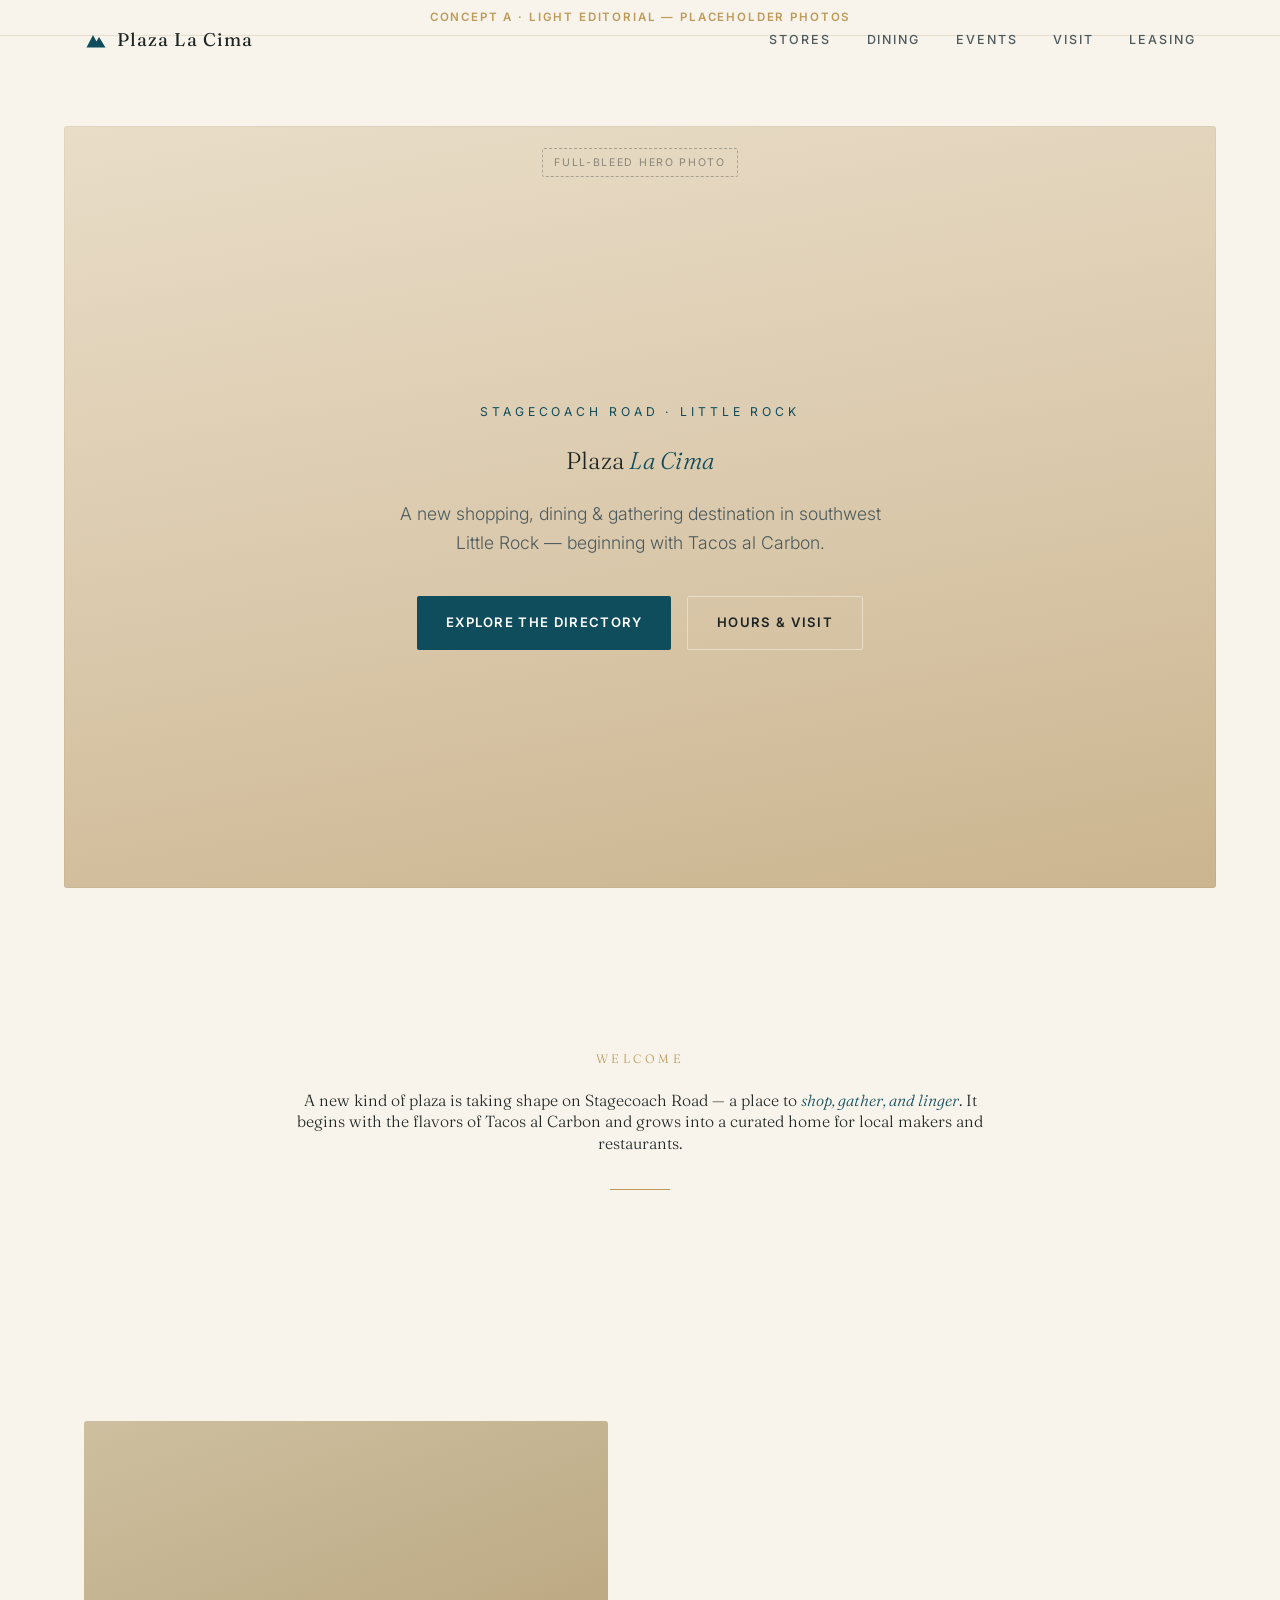
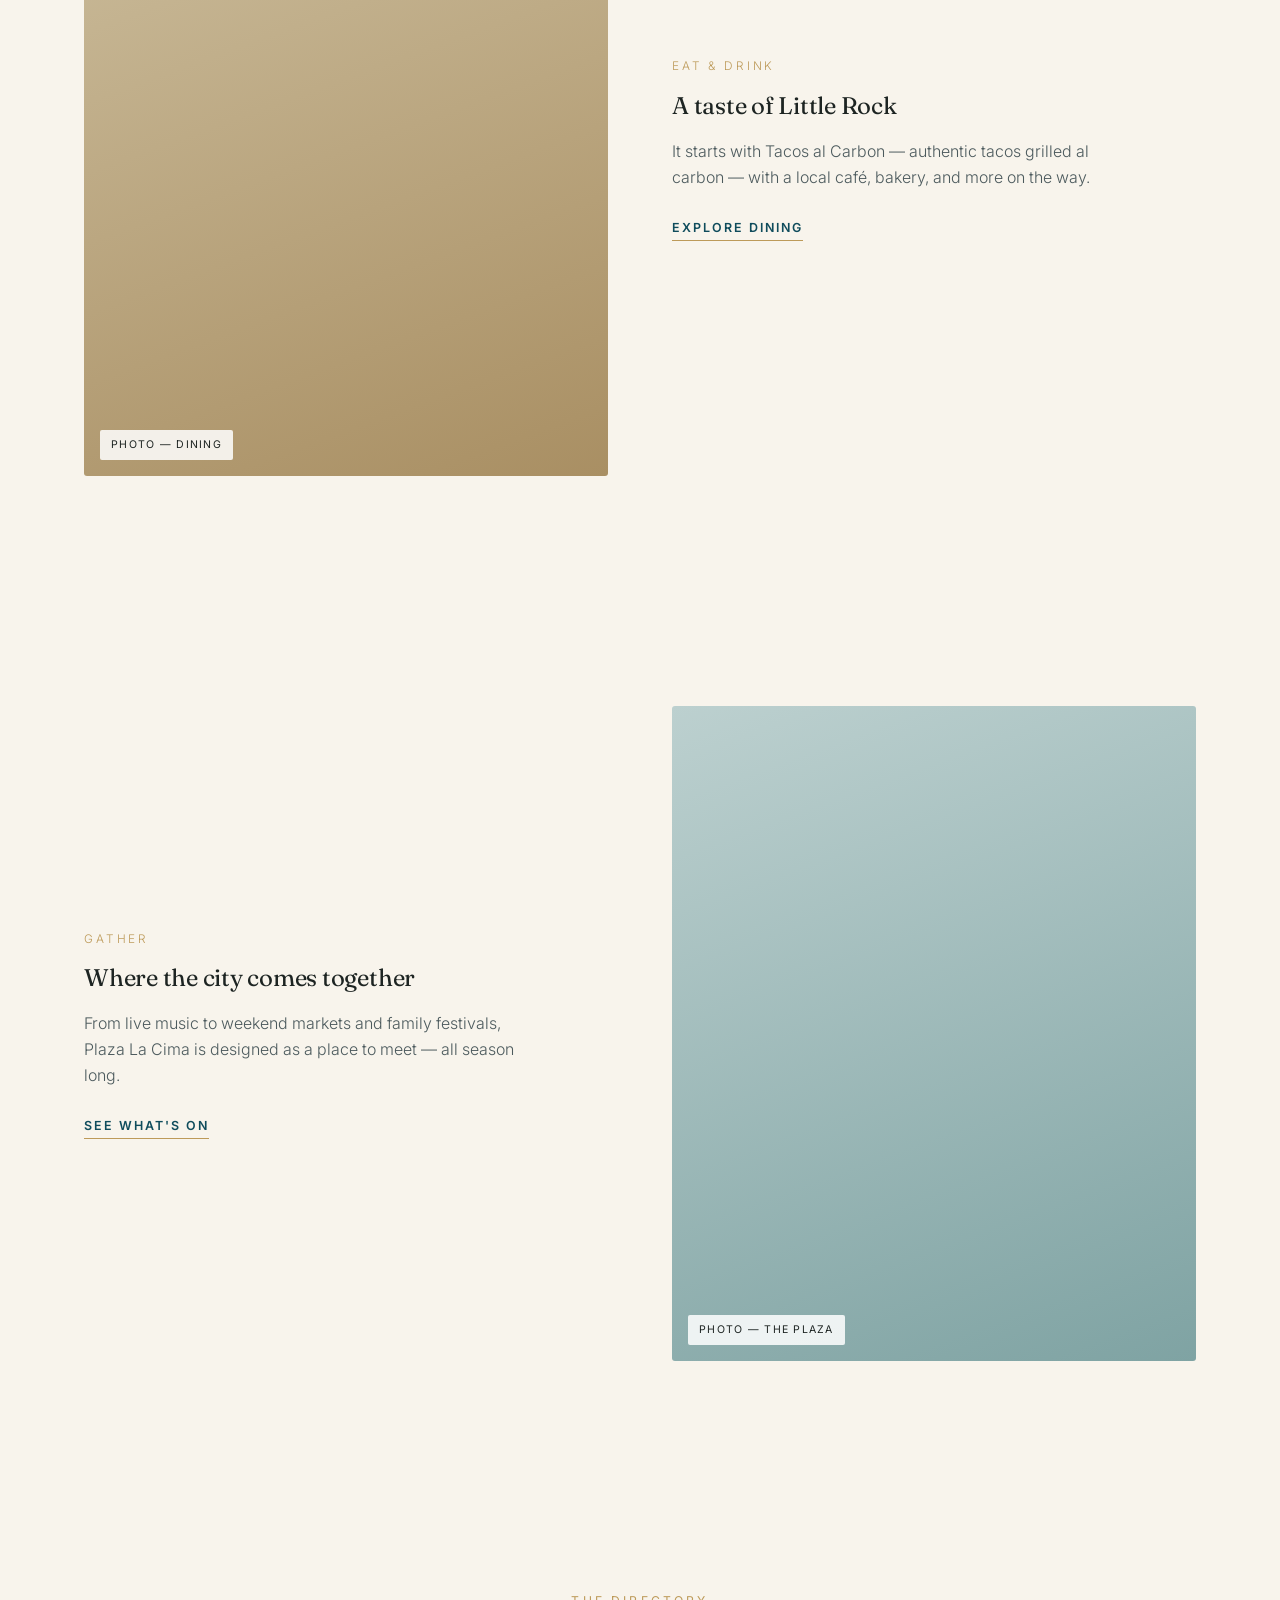
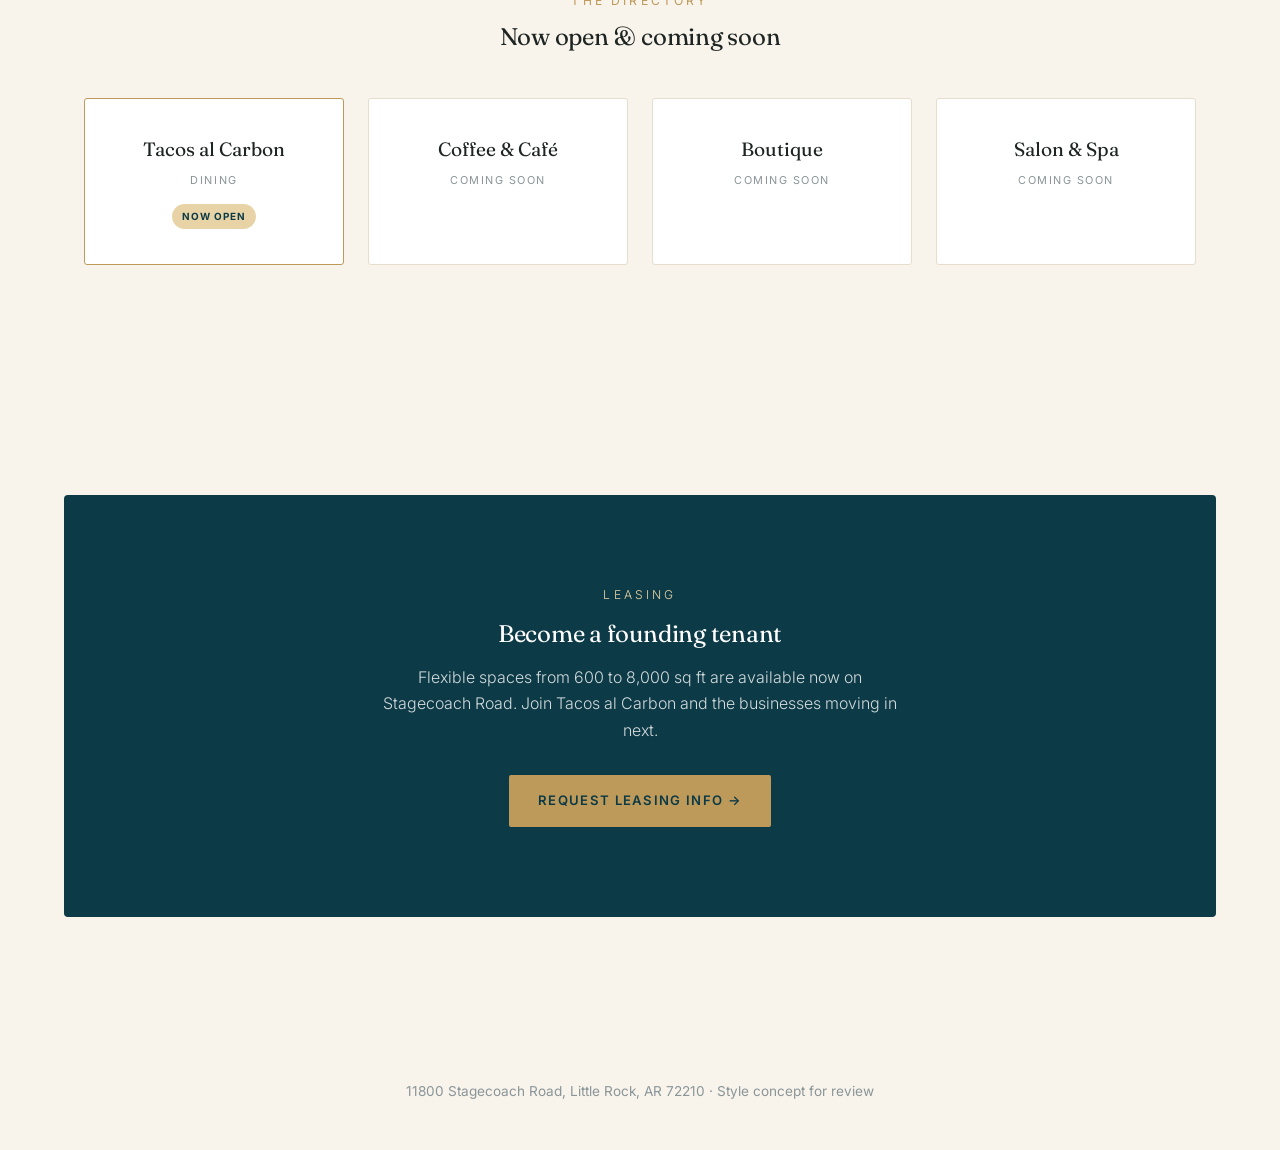
<file: concept-light.html>
<!DOCTYPE html>
<html lang="en">
<head>
<meta charset="UTF-8" />
<meta name="viewport" content="width=device-width, initial-scale=1.0" />
<meta name="robots" content="noindex" />
<title>Plaza La Cima — Concept A · Light Editorial</title>
<link rel="preconnect" href="https://fonts.googleapis.com" />
<link rel="preconnect" href="https://fonts.gstatic.com" crossorigin />
<link href="https://fonts.googleapis.com/css2?family=Fraunces:ital,opsz,wght@0,9..144,300;0,9..144,400;0,9..144,500;1,9..144,400&family=Inter:wght@400;500;600&display=swap" rel="stylesheet" />
<style>
:root{
  --ink:#1d2422;--ink-soft:#4c5a5d;--muted:#8a9598;
  --cream:#f8f4ec;--paper:#fff;--line:#e7ddcd;
  --teal:#0f4c5c;--teal-d:#0c3a46;--gold:#bd9a59;--gold-soft:#e7d3a6;
  --serif:"Fraunces",Georgia,serif;--sans:"Inter",system-ui,sans-serif;
  --ease:cubic-bezier(.16,1,.3,1);--gutter:clamp(1.25rem,5vw,4.5rem);
}
*,*::before,*::after{box-sizing:border-box;margin:0}
html{scroll-behavior:smooth}
body{font-family:var(--sans);color:var(--ink);background:var(--cream);line-height:1.65;-webkit-font-smoothing:antialiased;overflow-x:hidden}
a{color:inherit;text-decoration:none}img,svg{display:block;max-width:100%}
h1,h2,h3{font-family:var(--serif);font-weight:400;line-height:1.06;letter-spacing:-.01em}
.ribbon{background:var(--cream);color:var(--gold);border-bottom:1px solid var(--line);font-size:.72rem;letter-spacing:.16em;text-transform:uppercase;text-align:center;padding:.5rem;font-weight:600}
.wrap{max-width:1240px;margin-inline:auto;padding-inline:var(--gutter)}
.hdr{position:fixed;top:0;left:0;right:0;z-index:50;transition:background .4s var(--ease),box-shadow .4s}
.hdr.solid{background:rgba(248,244,236,.92);backdrop-filter:blur(10px);box-shadow:0 1px 0 var(--line)}
.hdr-in{display:flex;align-items:center;justify-content:space-between;height:80px}
.logo{display:flex;align-items:center;gap:.55rem;font-family:var(--serif);font-size:1.15rem;letter-spacing:.06em;color:var(--ink)}
.logo svg{width:24px;height:24px;color:var(--teal)}
.nav{display:flex;gap:2.2rem}
.nav a{font-size:.78rem;letter-spacing:.16em;text-transform:uppercase;color:var(--ink-soft);font-weight:500}
.nav a:hover{color:var(--gold)}
@media(max-width:820px){.nav a:not(.book){display:none}}

.hero{min-height:100svh;display:grid;place-items:center;text-align:center;padding:8rem 1.25rem 3rem;position:relative}
.hero-frame{position:absolute;inset:90px var(--gutter) 3rem;z-index:-1;border-radius:3px;overflow:hidden;
  background:linear-gradient(170deg,#e9ddc8,#d8c6a8 60%,#cbb58f);box-shadow:inset 0 0 0 1px rgba(0,0,0,.04)}
.hero-frame::after{content:"Full-bleed hero photo";position:absolute;left:50%;top:1.4rem;transform:translateX(-50%);
  font-size:.66rem;letter-spacing:.16em;text-transform:uppercase;color:rgba(29,36,34,.45);border:1px dashed rgba(29,36,34,.3);padding:.3rem .7rem;border-radius:2px}
.hero-inner{max-width:820px}
.hero .eyebrow{font-size:.76rem;letter-spacing:.32em;text-transform:uppercase;color:var(--teal);margin-bottom:1.6rem}
.hero h1{font-size:clamp(3rem,1.6rem+6vw,7rem);font-weight:300;letter-spacing:.01em}
.hero h1 em{font-style:italic;color:var(--teal)}
.hero .sub{margin:1.6rem auto 0;max-width:520px;color:var(--ink-soft);font-size:1.1rem;font-weight:300}
.actions{display:flex;gap:1rem;justify-content:center;margin-top:2.4rem;flex-wrap:wrap}
.btn{display:inline-flex;align-items:center;gap:.5rem;padding:.95rem 1.8rem;border-radius:2px;font-size:.82rem;letter-spacing:.1em;text-transform:uppercase;font-weight:600;transition:.25s var(--ease)}
.btn-solid{background:var(--teal);color:#fff}.btn-solid:hover{background:var(--teal-d);transform:translateY(-2px)}
.btn-line{border:1px solid var(--line);color:var(--ink)}.btn-line:hover{border-color:var(--teal);color:var(--teal)}

section{padding-block:clamp(4rem,9vw,8.5rem)}
.reveal{opacity:0;transform:translateY(28px);transition:opacity .9s var(--ease),transform .9s var(--ease)}
.reveal.in{opacity:1;transform:none}
.statement{text-align:center;max-width:840px;margin-inline:auto}
.statement .eyebrow{font-size:.76rem;letter-spacing:.28em;text-transform:uppercase;color:var(--gold);margin-bottom:1.4rem}
.statement p{font-family:var(--serif);font-size:clamp(1.4rem,1rem+1.8vw,2.3rem);line-height:1.34;font-weight:300}
.statement em{font-style:italic;color:var(--teal)}
.rule{width:60px;height:1px;background:var(--gold);margin:2.2rem auto 0}

.split{display:grid;grid-template-columns:1fr 1fr;gap:clamp(2rem,5vw,5rem);align-items:center}
.split.alt .media{order:2}
.media{position:relative;aspect-ratio:4/5;overflow:hidden;border-radius:3px}
.media .fill{position:absolute;inset:0;transition:transform 1.4s var(--ease)}
.media:hover .fill{transform:scale(1.05)}
.p1{background:linear-gradient(160deg,#cdbf9f,#a98f63)}
.p2{background:linear-gradient(160deg,#bcd0cf,#7fa3a3)}
.tag{position:absolute;left:1rem;bottom:1rem;background:rgba(255,255,255,.85);color:var(--ink);font-size:.66rem;letter-spacing:.12em;text-transform:uppercase;padding:.4rem .7rem;border-radius:2px}
.copy .eyebrow{font-size:.74rem;letter-spacing:.24em;text-transform:uppercase;color:var(--gold);margin-bottom:1rem}
.copy h2{font-size:clamp(1.9rem,1.2rem+2.4vw,3.2rem);margin-bottom:1.2rem;font-weight:400}
.copy p{color:var(--ink-soft);margin-bottom:1.4rem;max-width:46ch;font-weight:300}
.lnk{font-size:.78rem;letter-spacing:.16em;text-transform:uppercase;font-weight:600;color:var(--teal);border-bottom:1px solid var(--gold);padding-bottom:.3rem}
@media(max-width:820px){.split,.split.alt{grid-template-columns:1fr}.split.alt .media{order:0}.media{aspect-ratio:16/10}}

.tenants{text-align:center}
.tenants .eyebrow{font-size:.76rem;letter-spacing:.26em;text-transform:uppercase;color:var(--gold);margin-bottom:.8rem}
.tenants h2{font-size:clamp(1.9rem,1.2rem+2vw,3rem);margin-bottom:3rem;font-weight:400}
.tg{display:grid;grid-template-columns:repeat(4,1fr);gap:1.5rem}
.tcell{border:1px solid var(--line);background:var(--paper);padding:2.2rem 1.2rem;border-radius:3px}
.tcell .nm{font-family:var(--serif);font-size:1.2rem;margin-bottom:.4rem}
.tcell .ct{font-size:.68rem;letter-spacing:.14em;text-transform:uppercase;color:var(--muted)}
.tcell.open{border-color:var(--gold)}
.tcell .badge{display:inline-block;margin-top:.9rem;font-size:.62rem;letter-spacing:.1em;text-transform:uppercase;background:var(--gold-soft);color:var(--teal-d);padding:.25rem .6rem;border-radius:999px;font-weight:700}
@media(max-width:820px){.tg{grid-template-columns:1fr 1fr}}

.cta{text-align:center;background:var(--teal-d);color:#fff;border-radius:4px;margin:0 var(--gutter);padding:clamp(3rem,7vw,6rem) 1.5rem}
.cta .eyebrow{font-size:.76rem;letter-spacing:.26em;text-transform:uppercase;color:var(--gold-soft);margin-bottom:1rem}
.cta h2{color:#fff;font-size:clamp(2rem,1.3rem+2.4vw,3.2rem);margin-bottom:1.1rem;font-weight:400}
.cta p{color:rgba(255,255,255,.82);max-width:520px;margin:0 auto 2rem;font-weight:300}
.cta .btn-solid{background:var(--gold);color:var(--teal-d)}.cta .btn-solid:hover{background:var(--gold-soft)}
footer{text-align:center;padding:3rem 1rem;color:var(--muted);font-size:.85rem}
@media(prefers-reduced-motion:reduce){*{animation:none!important;transition:none!important}.reveal{opacity:1;transform:none}}
</style>
</head>
<body>
<div class="ribbon">Concept A · Light Editorial — placeholder photos</div>
<header class="hdr" id="hdr"><div class="wrap hdr-in">
  <a class="logo" href="#"><svg viewBox="0 0 24 24" fill="none"><path d="M2.5 19.5 9 7l3.5 6.5L15 9l6.5 10.5Z" fill="currentColor"/></svg>Plaza La Cima</a>
  <nav class="nav"><a href="stores.html">Stores</a><a href="dining.html">Dining</a><a href="events.html">Events</a><a href="visit.html">Visit</a><a class="book" href="leasing.html">Leasing</a></nav>
</div></header>

<section class="hero">
  <div class="hero-frame" aria-hidden="true"></div>
  <div class="hero-inner">
    <p class="eyebrow">Stagecoach Road · Little Rock</p>
    <h1>Plaza <em>La Cima</em></h1>
    <p class="sub">A new shopping, dining &amp; gathering destination in southwest Little Rock — beginning with Tacos al Carbon.</p>
    <div class="actions">
      <a class="btn btn-solid" href="stores.html">Explore the directory</a>
      <a class="btn btn-line" href="visit.html">Hours &amp; visit</a>
    </div>
  </div>
</section>

<section class="wrap statement reveal">
  <p class="eyebrow">Welcome</p>
  <p>A new kind of plaza is taking shape on Stagecoach Road — a place to <em>shop, gather, and linger</em>. It begins with the flavors of Tacos al Carbon and grows into a curated home for local makers and restaurants.</p>
  <div class="rule"></div>
</section>

<section class="wrap"><div class="split reveal">
  <div class="media"><div class="fill p1"></div><span class="tag">Photo — dining</span></div>
  <div class="copy"><p class="eyebrow">Eat &amp; drink</p><h2>A taste of Little&nbsp;Rock</h2><p>It starts with Tacos al Carbon — authentic tacos grilled al carbon — with a local café, bakery, and more on the way.</p><a class="lnk" href="dining.html">Explore dining</a></div>
</div></section>

<section class="wrap"><div class="split alt reveal">
  <div class="media"><div class="fill p2"></div><span class="tag">Photo — the plaza</span></div>
  <div class="copy"><p class="eyebrow">Gather</p><h2>Where the city comes together</h2><p>From live music to weekend markets and family festivals, Plaza La Cima is designed as a place to meet — all season long.</p><a class="lnk" href="events.html">See what's on</a></div>
</div></section>

<section class="wrap tenants reveal">
  <p class="eyebrow">The directory</p><h2>Now open &amp; coming soon</h2>
  <div class="tg">
    <div class="tcell open"><div class="nm">Tacos al Carbon</div><div class="ct">Dining</div><span class="badge">Now open</span></div>
    <div class="tcell"><div class="nm">Coffee &amp; Café</div><div class="ct">Coming soon</div></div>
    <div class="tcell"><div class="nm">Boutique</div><div class="ct">Coming soon</div></div>
    <div class="tcell"><div class="nm">Salon &amp; Spa</div><div class="ct">Coming soon</div></div>
  </div>
</section>

<section class="reveal"><div class="cta">
  <p class="eyebrow">Leasing</p><h2>Become a founding tenant</h2>
  <p>Flexible spaces from 600 to 8,000 sq ft are available now on Stagecoach Road. Join Tacos al Carbon and the businesses moving in next.</p>
  <a class="btn btn-solid" href="leasing.html">Request leasing info →</a>
</div></section>

<footer>11800 Stagecoach Road, Little Rock, AR 72210 · Style concept for review</footer>
<script>
var hdr=document.getElementById('hdr');var s=function(){hdr.classList.toggle('solid',scrollY>40)};s();addEventListener('scroll',s,{passive:true});
var io=new IntersectionObserver(function(e){e.forEach(function(x){if(x.isIntersecting){x.target.classList.add('in');io.unobserve(x.target)}})},{threshold:.15});
document.querySelectorAll('.reveal').forEach(function(el){io.observe(el)});
</script>
</body>
</html>
</file>
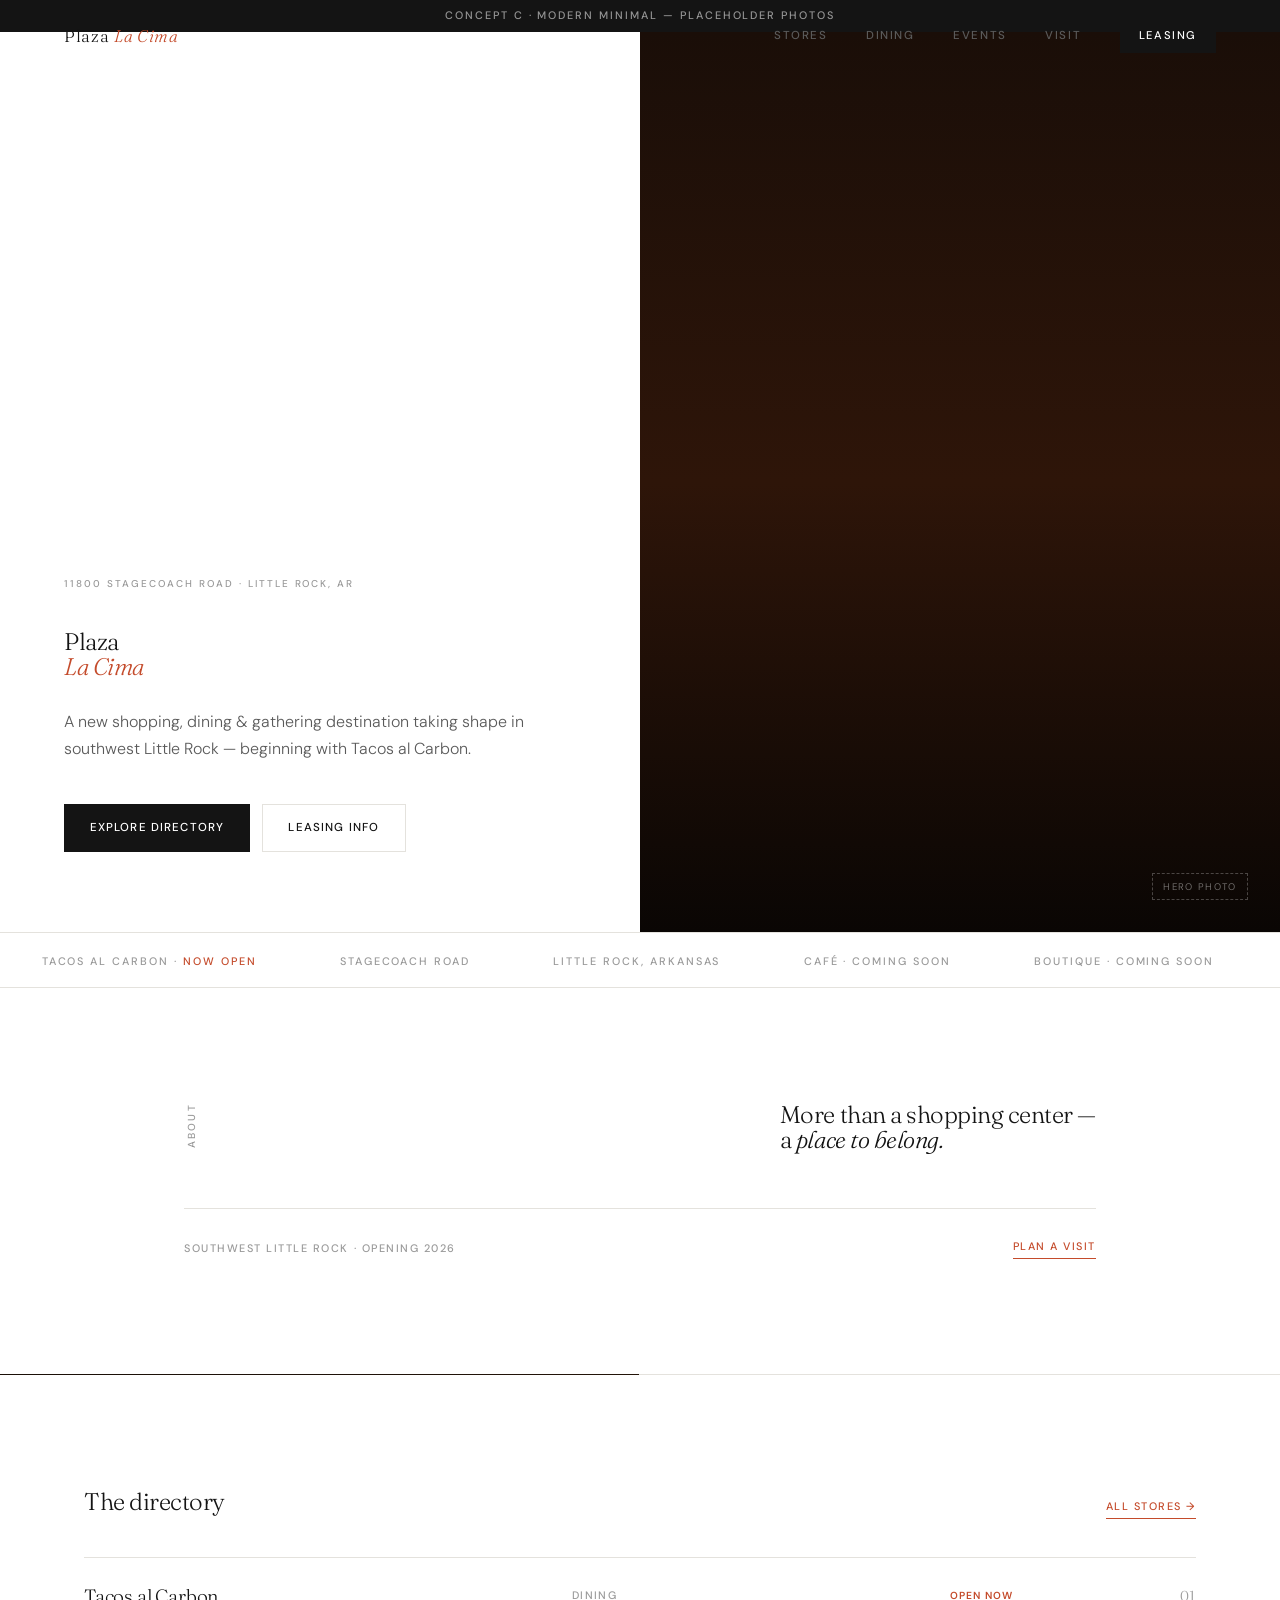
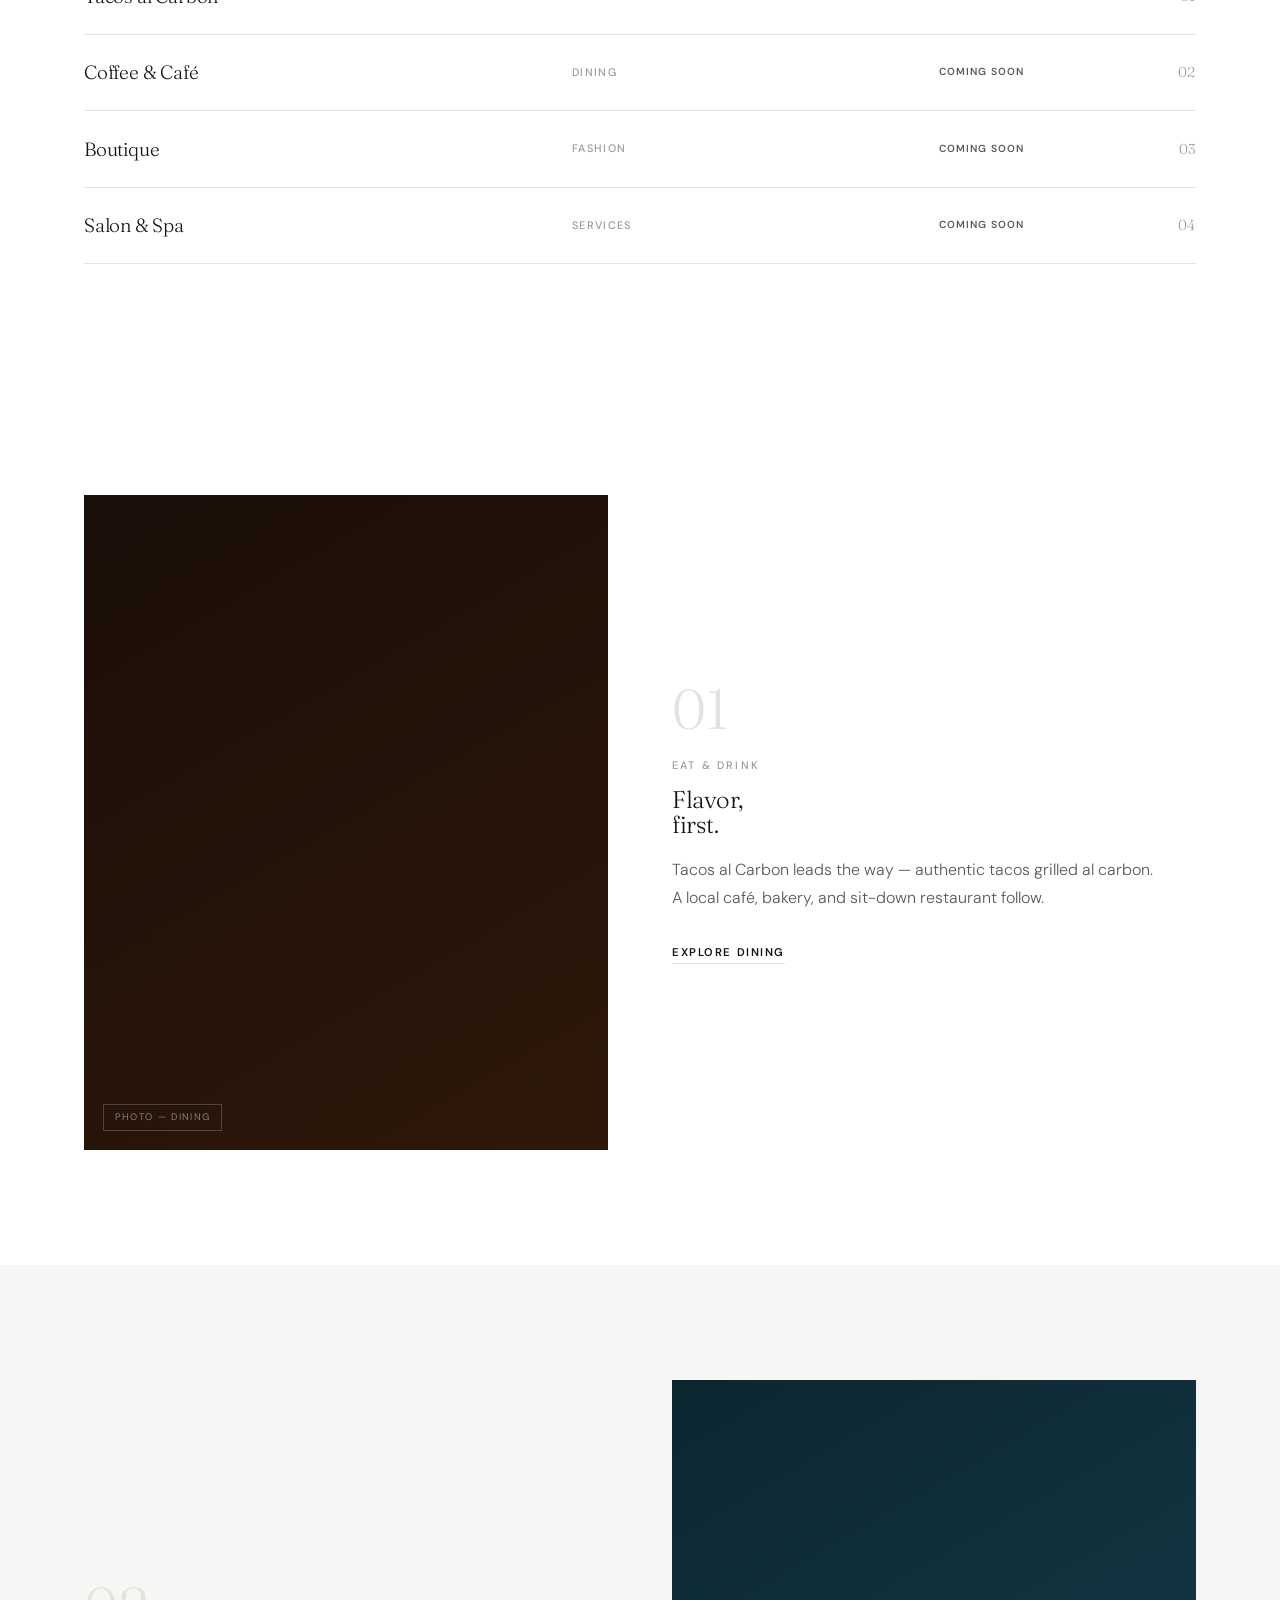
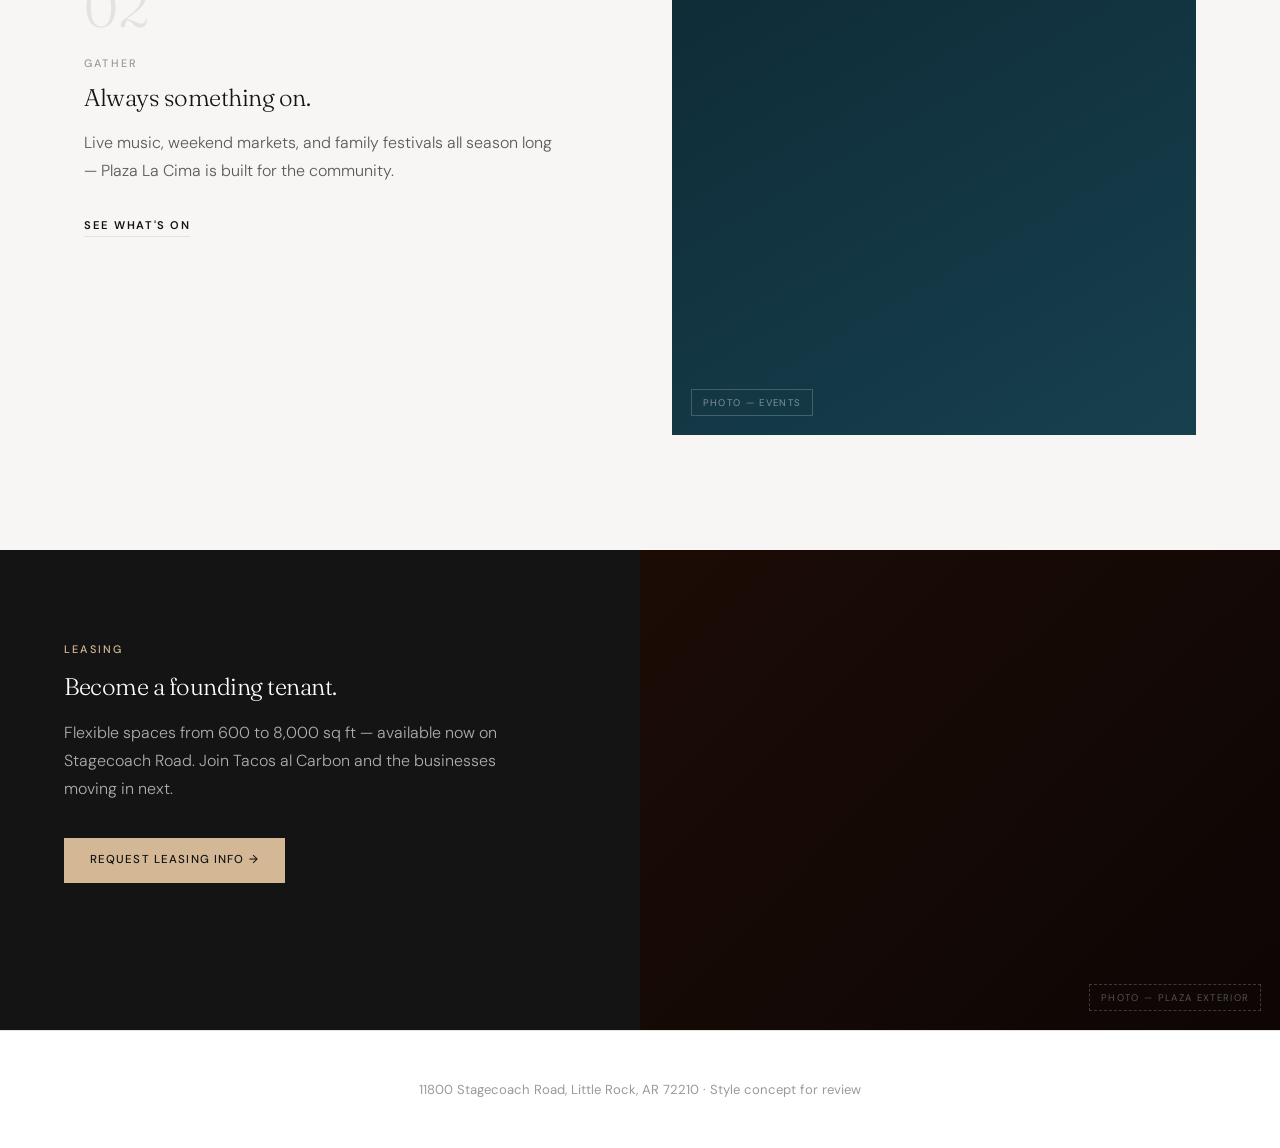
<file: concept-minimal.html>
<!DOCTYPE html>
<html lang="en">
<head>
<meta charset="UTF-8" />
<meta name="viewport" content="width=device-width, initial-scale=1.0" />
<meta name="robots" content="noindex" />
<title>Plaza La Cima — Concept C · Modern Minimal</title>
<link rel="preconnect" href="https://fonts.googleapis.com" />
<link rel="preconnect" href="https://fonts.gstatic.com" crossorigin />
<link href="https://fonts.googleapis.com/css2?family=Fraunces:ital,opsz,wght@0,9..144,300;1,9..144,300&family=DM+Sans:wght@300;400;500;600&display=swap" rel="stylesheet" />
<style>
:root{
  --black:#0d0d0d;--ink:#141414;--mid:#5a5a5a;--dim:#9a9a9a;
  --white:#ffffff;--off:#f7f6f4;--line:#e4e2dd;
  --accent:#c44b2b;--accent-d:#a83920;--sand:#d4b896;
  --serif:"Fraunces",Georgia,serif;--sans:"DM Sans",system-ui,sans-serif;
  --ease:cubic-bezier(.16,1,.3,1);--gutter:clamp(1.25rem,5vw,5rem);
  --r:0px;
}
*,*::before,*::after{box-sizing:border-box;margin:0}
html{scroll-behavior:smooth}
body{font-family:var(--sans);color:var(--ink);background:var(--white);line-height:1.6;-webkit-font-smoothing:antialiased;overflow-x:hidden}
a{color:inherit;text-decoration:none}img,svg{display:block;max-width:100%}
h1,h2{font-family:var(--serif);font-weight:300;line-height:1.02;letter-spacing:-.02em}
h3{font-weight:500}

/* ribbon */
.ribbon{background:var(--ink);color:rgba(255,255,255,.55);font-size:.68rem;letter-spacing:.18em;text-transform:uppercase;text-align:center;padding:.45rem;font-weight:500}

/* header */
.hdr{position:fixed;top:0;left:0;right:0;z-index:50;transition:background .35s var(--ease),border-color .35s}
.hdr.solid{background:rgba(255,255,255,.95);backdrop-filter:blur(12px);border-bottom:1px solid var(--line)}
.hdr-in{display:flex;align-items:center;justify-content:space-between;height:72px;max-width:1340px;margin-inline:auto;padding-inline:var(--gutter)}
.logo{font-family:var(--serif);font-size:1.05rem;font-weight:300;letter-spacing:.04em;color:var(--ink)}
.logo em{font-style:italic;color:var(--accent)}
.nav{display:flex;gap:2.4rem;align-items:center}
.nav a{font-size:.72rem;letter-spacing:.14em;text-transform:uppercase;color:var(--mid);font-weight:500}
.nav a:hover{color:var(--ink)}
.nav .book{background:var(--ink);color:var(--white);padding:.5rem 1.2rem;font-size:.7rem}
.nav .book:hover{background:var(--accent)}
@media(max-width:820px){.nav a:not(.book){display:none}}

/* hero — asymmetric grid */
.hero{min-height:100svh;display:grid;grid-template-columns:1fr 1fr;overflow:hidden}
.hero-left{display:flex;flex-direction:column;justify-content:flex-end;padding:calc(72px + 5rem) var(--gutter) 5rem;background:var(--white)}
.hero-right{position:relative;overflow:hidden;background:var(--black)}
.hero-right-fill{position:absolute;inset:0;background:linear-gradient(180deg,#1a0e08,#2e1509 50%,#0a0604);transition:transform 1.8s var(--ease)}
.hero-right-fill:hover{transform:scale(1.04)}
.hero-ph{position:absolute;bottom:2rem;right:2rem;font-size:.6rem;letter-spacing:.14em;text-transform:uppercase;color:rgba(255,255,255,.4);border:1px dashed rgba(255,255,255,.25);padding:.3rem .65rem}
.hero-num{font-size:.62rem;letter-spacing:.2em;text-transform:uppercase;color:var(--dim);margin-bottom:2.4rem;font-weight:500}
.hero h1{font-size:clamp(3.5rem,2rem+5.5vw,8rem);color:var(--ink);margin-bottom:1.8rem}
.hero h1 em{font-style:italic;color:var(--accent)}
.hero .sub{max-width:42ch;color:var(--mid);font-size:1rem;font-weight:300;line-height:1.7;margin-bottom:2.6rem}
.actions{display:flex;gap:.75rem;flex-wrap:wrap}
.btn{display:inline-flex;align-items:center;gap:.45rem;padding:.85rem 1.6rem;font-size:.72rem;letter-spacing:.1em;text-transform:uppercase;font-weight:500;transition:.22s var(--ease)}
.btn-ink{background:var(--ink);color:var(--white)}.btn-ink:hover{background:var(--accent);transform:translateY(-2px)}
.btn-outline{border:1px solid var(--line);color:var(--ink)}.btn-outline:hover{border-color:var(--ink)}
@media(max-width:820px){.hero{grid-template-columns:1fr;min-height:auto}.hero-right{height:55vw;min-height:240px}.hero-left{padding:calc(72px + 3rem) var(--gutter) 3rem}}

/* marquee bar */
.marquee-bar{border-top:1px solid var(--line);border-bottom:1px solid var(--line);padding:.9rem 0;overflow:hidden;white-space:nowrap}
.marquee-track{display:inline-flex;gap:0;animation:scroll 22s linear infinite}
@keyframes scroll{to{transform:translateX(-50%)}}
.marquee-track span{font-size:.68rem;letter-spacing:.18em;text-transform:uppercase;color:var(--dim);padding:0 2.6rem;font-weight:500}
.marquee-track em{color:var(--accent);font-style:normal}

/* sections */
section.padded{padding-block:clamp(4rem,9vw,9rem)}
.reveal{opacity:0;transform:translateY(22px);transition:opacity .8s var(--ease),transform .8s var(--ease)}
.reveal.in{opacity:1;transform:none}

/* statement */
.stmt{max-width:1040px;margin-inline:auto;padding-inline:var(--gutter)}
.stmt-top{display:flex;justify-content:space-between;align-items:flex-start;gap:2rem;margin-bottom:3.5rem}
.stmt-label{writing-mode:vertical-rl;font-size:.64rem;letter-spacing:.22em;text-transform:uppercase;color:var(--dim);font-weight:500;transform:rotate(180deg)}
.stmt h2{font-size:clamp(2rem,1.2rem+3vw,4rem);max-width:28ch}
.stmt-rule{height:1px;background:var(--line)}
.stmt-footer{display:flex;justify-content:space-between;align-items:center;padding-top:1.8rem}
.stmt-tag{font-size:.68rem;letter-spacing:.14em;text-transform:uppercase;color:var(--dim);font-weight:500}
.stmt-lnk{font-size:.68rem;letter-spacing:.14em;text-transform:uppercase;color:var(--accent);font-weight:500;border-bottom:1px solid currentColor;padding-bottom:.15rem}

/* feature grid — asymmetric 3-col */
.fg{display:grid;grid-template-columns:2fr 1fr 1fr;grid-template-rows:auto auto;gap:1px;background:var(--line)}
.fg-cell{background:var(--white);position:relative;overflow:hidden}
.fg-cell.tall{grid-row:span 2}
.fg-fill{position:absolute;inset:0;transition:transform 1.4s var(--ease)}
.fg-cell:hover .fg-fill{transform:scale(1.05)}
.fg-ph{height:100%;min-height:280px;background:linear-gradient(160deg,#1a1008,#2e1a0a)}
.fg-ph2{height:100%;min-height:200px;background:linear-gradient(160deg,#0c2a2e,#163840)}
.fg-ph3{height:100%;min-height:200px;background:linear-gradient(160deg,#2e2010,#1c1006)}
.fg-label{position:absolute;bottom:1.2rem;left:1.2rem;font-size:.6rem;letter-spacing:.14em;text-transform:uppercase;color:rgba(255,255,255,.5);font-weight:500}
@media(max-width:820px){.fg{grid-template-columns:1fr;grid-template-rows:auto}.fg-cell.tall{grid-row:span 1}.fg-ph{min-height:56vw}.fg-ph2,.fg-ph3{min-height:44vw}}

/* directory strip */
.dir-strip{border-top:1px solid var(--line)}
.dir-row{display:grid;grid-template-columns:3fr 2fr 1fr 120px;align-items:center;padding:1.4rem 0;border-bottom:1px solid var(--line);gap:1rem}
.dir-row:hover{background:var(--off);margin-inline:calc(var(--gutter)*-1);padding-inline:var(--gutter)}
.dir-name{font-family:var(--serif);font-weight:300;font-size:1.2rem;letter-spacing:-.01em}
.dir-cat{font-size:.68rem;letter-spacing:.12em;text-transform:uppercase;color:var(--dim);font-weight:500}
.dir-status{font-size:.64rem;letter-spacing:.1em;text-transform:uppercase;font-weight:600;color:var(--mid);text-align:center}
.dir-status.open{color:var(--accent)}
.dir-num{font-family:var(--serif);font-weight:300;font-size:.9rem;color:var(--dim);text-align:right;letter-spacing:.04em}
@media(max-width:640px){.dir-row{grid-template-columns:1fr auto}.dir-cat,.dir-num{display:none}}

/* two-col split */
.split{display:grid;grid-template-columns:1fr 1fr;gap:clamp(2rem,5vw,6rem);align-items:center;max-width:1240px;margin-inline:auto;padding-inline:var(--gutter)}
.split.alt .split-media{order:2}
.split-media{position:relative;aspect-ratio:4/5;overflow:hidden}
.split-fill{position:absolute;inset:0;transition:transform 1.4s var(--ease)}
.split-media:hover .split-fill{transform:scale(1.05)}
.sf1{background:linear-gradient(150deg,#1a0e08,#2e180a)}
.sf2{background:linear-gradient(150deg,#0c2630,#17404e)}
.split-tag{position:absolute;bottom:1.2rem;left:1.2rem;font-size:.6rem;letter-spacing:.14em;text-transform:uppercase;color:rgba(255,255,255,.45);border:1px solid rgba(255,255,255,.2);padding:.3rem .65rem}
.split-copy .num{font-family:var(--serif);font-weight:300;font-size:3.5rem;color:var(--line);line-height:1;margin-bottom:1.2rem}
.split-copy .eyebrow{font-size:.68rem;letter-spacing:.2em;text-transform:uppercase;color:var(--dim);margin-bottom:.8rem;font-weight:500}
.split-copy h2{font-size:clamp(1.7rem,1rem+2.2vw,2.8rem);margin-bottom:1.2rem}
.split-copy p{color:var(--mid);max-width:44ch;font-weight:300;margin-bottom:1.6rem;line-height:1.75}
.lnk{font-size:.7rem;letter-spacing:.14em;text-transform:uppercase;font-weight:600;color:var(--ink);border-bottom:1px solid var(--line);padding-bottom:.25rem}
.lnk:hover{border-color:var(--accent);color:var(--accent)}
@media(max-width:820px){.split,.split.alt{grid-template-columns:1fr}.split.alt .split-media{order:0}.split-media{aspect-ratio:16/10}}

/* full-width CTA */
.cta-full{background:var(--ink);color:var(--white);display:grid;grid-template-columns:1fr 1fr;align-items:stretch;min-height:480px}
.cta-copy{padding:clamp(3rem,7vw,7rem) clamp(1.5rem,5vw,5rem)}
.cta-copy .eyebrow{font-size:.68rem;letter-spacing:.2em;text-transform:uppercase;color:var(--sand);margin-bottom:1rem;font-weight:500}
.cta-copy h2{color:var(--white);font-size:clamp(2rem,1.2rem+3vw,3.8rem);margin-bottom:1.2rem}
.cta-copy p{color:rgba(255,255,255,.65);max-width:44ch;font-weight:300;margin-bottom:2.2rem;line-height:1.75}
.btn-sand{background:var(--sand);color:var(--ink)}.btn-sand:hover{background:#e0cba8;transform:translateY(-2px)}
.cta-visual{position:relative;overflow:hidden;min-height:320px}
.cta-vfill{position:absolute;inset:0;background:linear-gradient(135deg,#1c0c06,#0d0605)}
.cta-vfill:hover{transform:scale(1.04)}
.cta-ph{position:absolute;bottom:1.2rem;right:1.2rem;font-size:.6rem;letter-spacing:.14em;text-transform:uppercase;color:rgba(255,255,255,.3);border:1px dashed rgba(255,255,255,.2);padding:.3rem .65rem}
@media(max-width:820px){.cta-full{grid-template-columns:1fr}.cta-visual{min-height:200px}}

footer{text-align:center;padding:3rem 1rem;color:var(--dim);font-size:.82rem;border-top:1px solid var(--line)}
@media(prefers-reduced-motion:reduce){*{animation:none!important;transition:none!important}.reveal{opacity:1;transform:none}}
</style>
</head>
<body>
<div class="ribbon">Concept C · Modern Minimal — placeholder photos</div>
<header class="hdr" id="hdr"><div class="hdr-in">
  <a class="logo" href="#">Plaza <em>La Cima</em></a>
  <nav class="nav"><a href="stores.html">Stores</a><a href="dining.html">Dining</a><a href="events.html">Events</a><a href="visit.html">Visit</a><a class="book" href="leasing.html">Leasing</a></nav>
</div></header>

<!-- HERO — asymmetric two-panel -->
<section class="hero">
  <div class="hero-left">
    <p class="hero-num">11800 Stagecoach Road · Little Rock, AR</p>
    <h1>Plaza<br><em>La Cima</em></h1>
    <p class="sub">A new shopping, dining &amp; gathering destination taking shape in southwest Little Rock — beginning with Tacos al Carbon.</p>
    <div class="actions">
      <a class="btn btn-ink" href="stores.html">Explore directory</a>
      <a class="btn btn-outline" href="leasing.html">Leasing info</a>
    </div>
  </div>
  <div class="hero-right">
    <div class="hero-right-fill"></div>
    <span class="hero-ph">Hero photo</span>
  </div>
</section>

<!-- MARQUEE -->
<div class="marquee-bar" aria-hidden="true">
  <div class="marquee-track">
    <span>Tacos al Carbon · <em>Now open</em></span><span>Stagecoach Road</span><span>Little Rock, Arkansas</span><span>Café · Coming soon</span><span>Boutique · Coming soon</span><span>Salon &amp; Spa · Coming soon</span><span>Free parking</span><span>Year-round events</span>
    <span>Tacos al Carbon · <em>Now open</em></span><span>Stagecoach Road</span><span>Little Rock, Arkansas</span><span>Café · Coming soon</span><span>Boutique · Coming soon</span><span>Salon &amp; Spa · Coming soon</span><span>Free parking</span><span>Year-round events</span>
  </div>
</div>

<!-- STATEMENT -->
<section class="padded reveal">
  <div class="stmt">
    <div class="stmt-top">
      <span class="stmt-label">About</span>
      <h2>More than a shopping center —<br>a <em>place to belong.</em></h2>
    </div>
    <div class="stmt-rule"></div>
    <div class="stmt-footer">
      <span class="stmt-tag">Southwest Little Rock · Opening 2026</span>
      <a class="stmt-lnk" href="visit.html">Plan a visit</a>
    </div>
  </div>
</section>

<!-- FEATURE GRID -->
<section class="reveal" aria-label="Plaza highlights">
  <div class="fg">
    <div class="fg-cell tall">
      <div class="fg-fill fg-ph"></div>
      <span class="fg-label">Photo — dining</span>
    </div>
    <div class="fg-cell">
      <div class="fg-fill fg-ph2"></div>
      <span class="fg-label">Photo — events</span>
    </div>
    <div class="fg-cell">
      <div class="fg-fill fg-ph3"></div>
      <span class="fg-label">Photo — plaza</span>
    </div>
  </div>
</section>

<!-- DIRECTORY STRIP -->
<section class="padded">
  <div style="max-width:1240px;margin-inline:auto;padding-inline:var(--gutter)">
    <div style="display:flex;justify-content:space-between;align-items:baseline;margin-bottom:2.4rem" class="reveal">
      <h2 style="font-size:clamp(1.6rem,1rem+2vw,2.6rem)">The directory</h2>
      <a class="stmt-lnk" href="stores.html">All stores →</a>
    </div>
    <div class="dir-strip reveal">
      <div class="dir-row">
        <span class="dir-name">Tacos al Carbon</span>
        <span class="dir-cat">Dining</span>
        <span class="dir-status open">Open now</span>
        <span class="dir-num">01</span>
      </div>
      <div class="dir-row">
        <span class="dir-name">Coffee &amp; Café</span>
        <span class="dir-cat">Dining</span>
        <span class="dir-status">Coming soon</span>
        <span class="dir-num">02</span>
      </div>
      <div class="dir-row">
        <span class="dir-name">Boutique</span>
        <span class="dir-cat">Fashion</span>
        <span class="dir-status">Coming soon</span>
        <span class="dir-num">03</span>
      </div>
      <div class="dir-row">
        <span class="dir-name">Salon &amp; Spa</span>
        <span class="dir-cat">Services</span>
        <span class="dir-status">Coming soon</span>
        <span class="dir-num">04</span>
      </div>
    </div>
  </div>
</section>

<!-- SPLIT 1 — Dining -->
<section class="padded">
  <div class="split reveal">
    <div class="split-media">
      <div class="split-fill sf1"></div>
      <span class="split-tag">Photo — dining</span>
    </div>
    <div class="split-copy">
      <div class="num">01</div>
      <p class="eyebrow">Eat &amp; drink</p>
      <h2>Flavor,<br>first.</h2>
      <p>Tacos al Carbon leads the way — authentic tacos grilled al carbon. A local café, bakery, and sit-down restaurant follow.</p>
      <a class="lnk" href="dining.html">Explore dining</a>
    </div>
  </div>
</section>

<!-- SPLIT 2 — Events -->
<section class="padded" style="background:var(--off)">
  <div class="split alt reveal">
    <div class="split-media">
      <div class="split-fill sf2"></div>
      <span class="split-tag">Photo — events</span>
    </div>
    <div class="split-copy">
      <div class="num">02</div>
      <p class="eyebrow">Gather</p>
      <h2>Always something on.</h2>
      <p>Live music, weekend markets, and family festivals all season long — Plaza La Cima is built for the community.</p>
      <a class="lnk" href="events.html">See what's on</a>
    </div>
  </div>
</section>

<!-- FULL-WIDTH CTA -->
<section class="cta-full reveal">
  <div class="cta-copy">
    <p class="eyebrow">Leasing</p>
    <h2>Become a founding tenant.</h2>
    <p>Flexible spaces from 600 to 8,000 sq ft — available now on Stagecoach Road. Join Tacos al Carbon and the businesses moving in next.</p>
    <a class="btn btn-sand" href="leasing.html">Request leasing info →</a>
  </div>
  <div class="cta-visual">
    <div class="cta-vfill"></div>
    <span class="cta-ph">Photo — plaza exterior</span>
  </div>
</section>

<footer>11800 Stagecoach Road, Little Rock, AR 72210 · Style concept for review</footer>
<script>
var hdr=document.getElementById('hdr');
function onScroll(){hdr.classList.toggle('solid',scrollY>60)}
onScroll();addEventListener('scroll',onScroll,{passive:true});
var io=new IntersectionObserver(function(e){e.forEach(function(x){if(x.isIntersecting){x.target.classList.add('in');io.unobserve(x.target)}})},{threshold:.1});
document.querySelectorAll('.reveal').forEach(function(el){io.observe(el)});
</script>
</body>
</html>
</file>
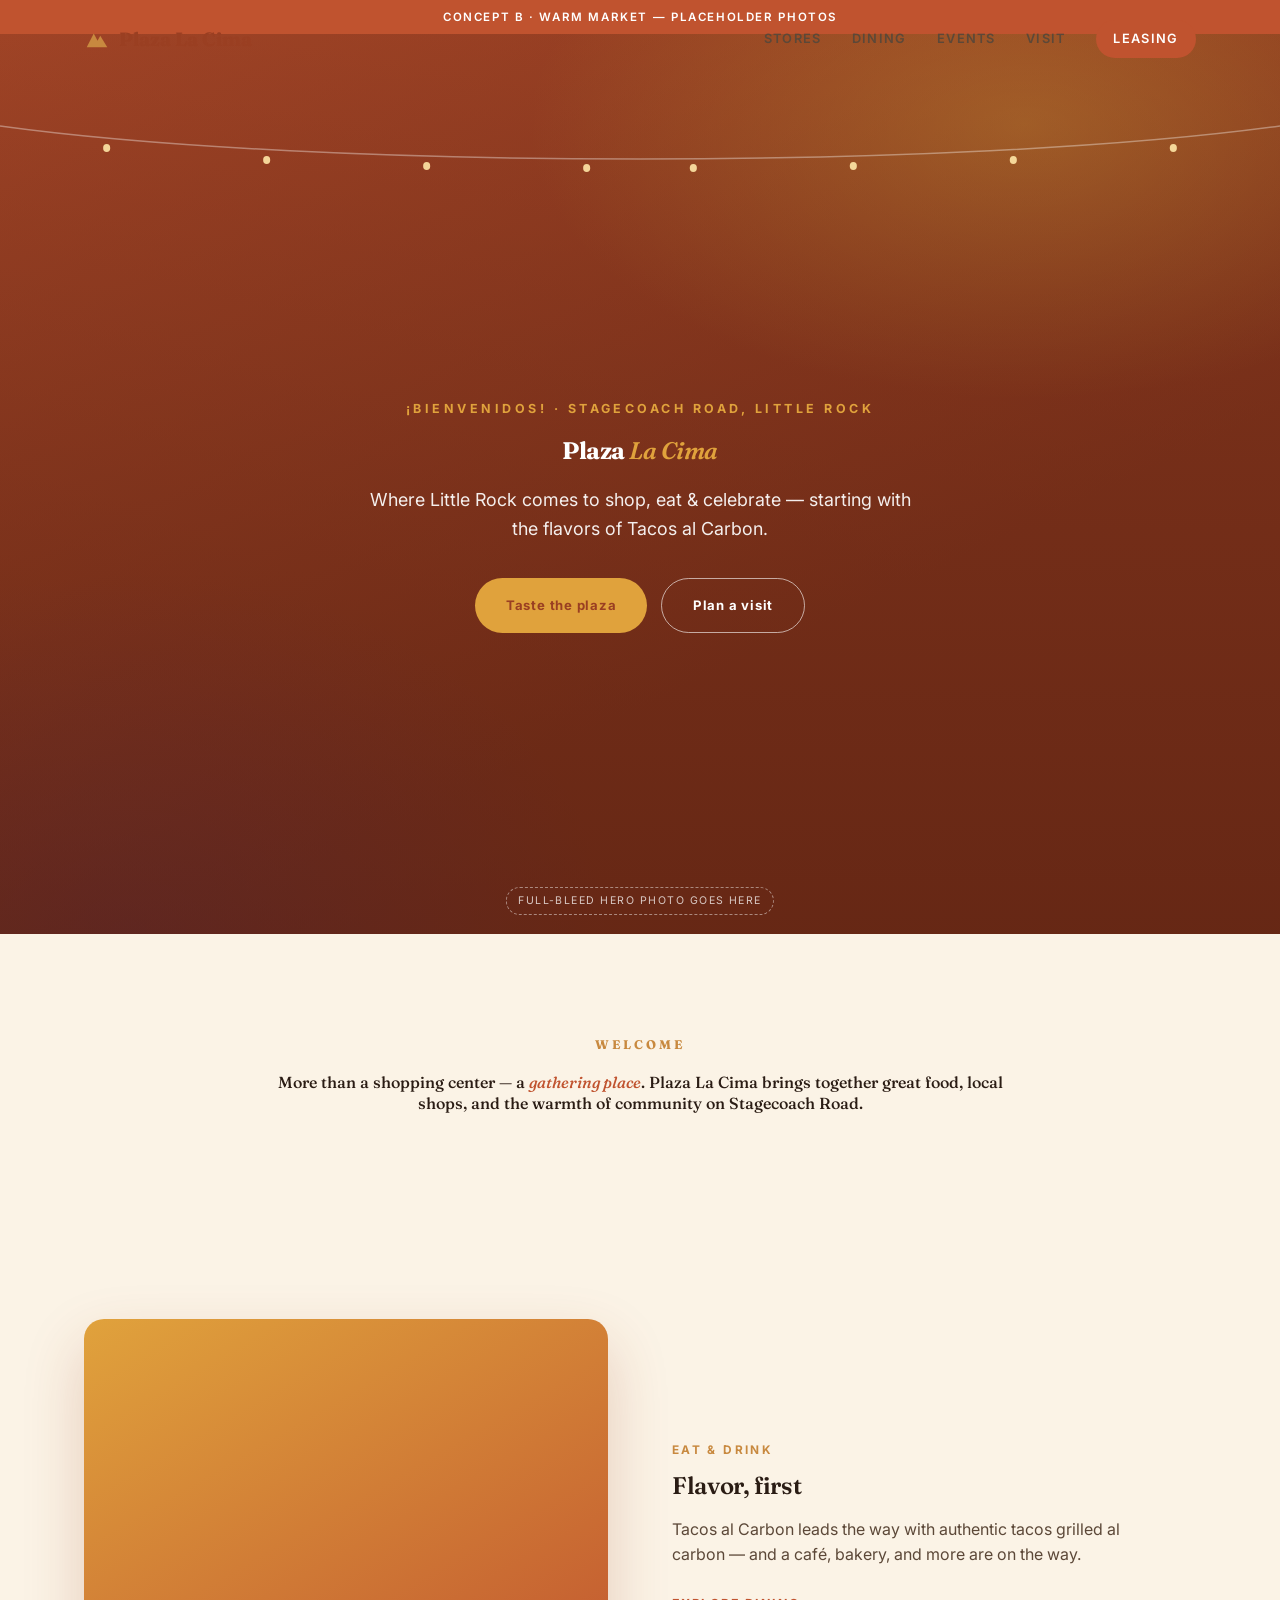
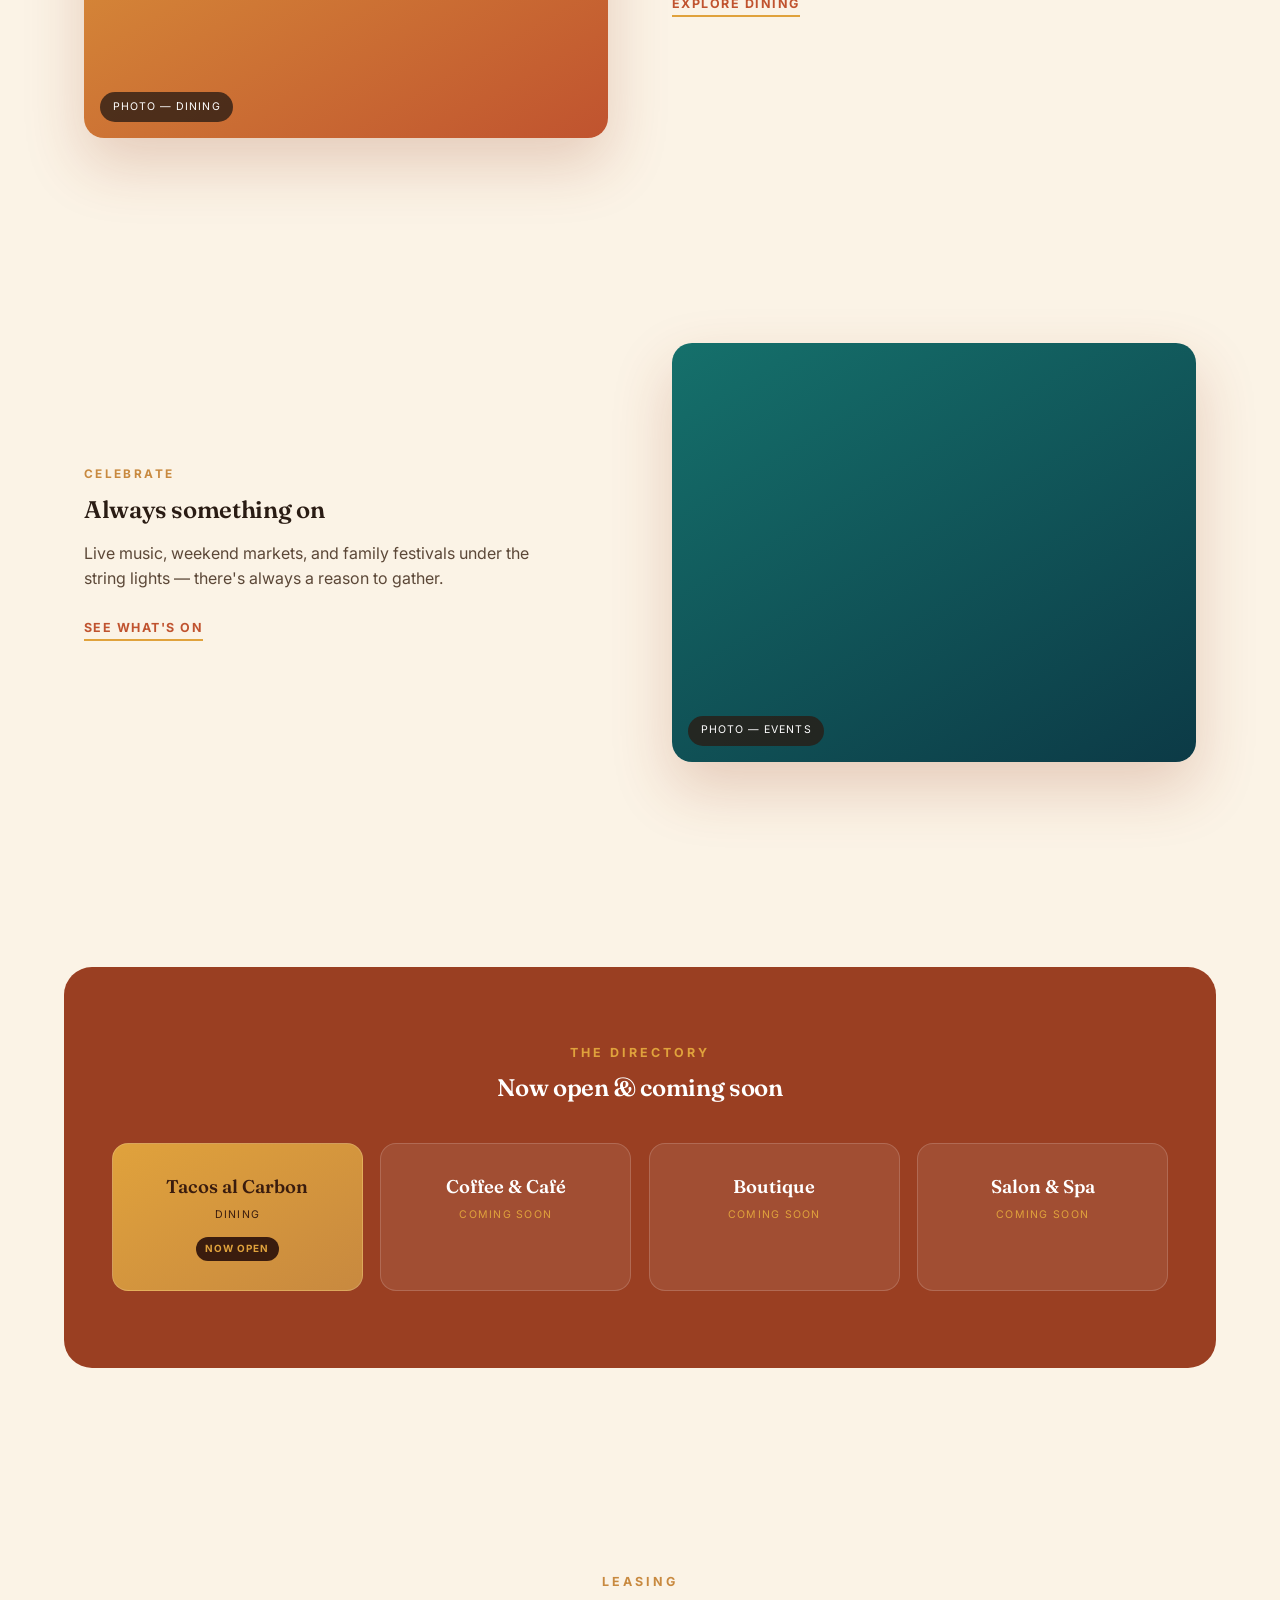
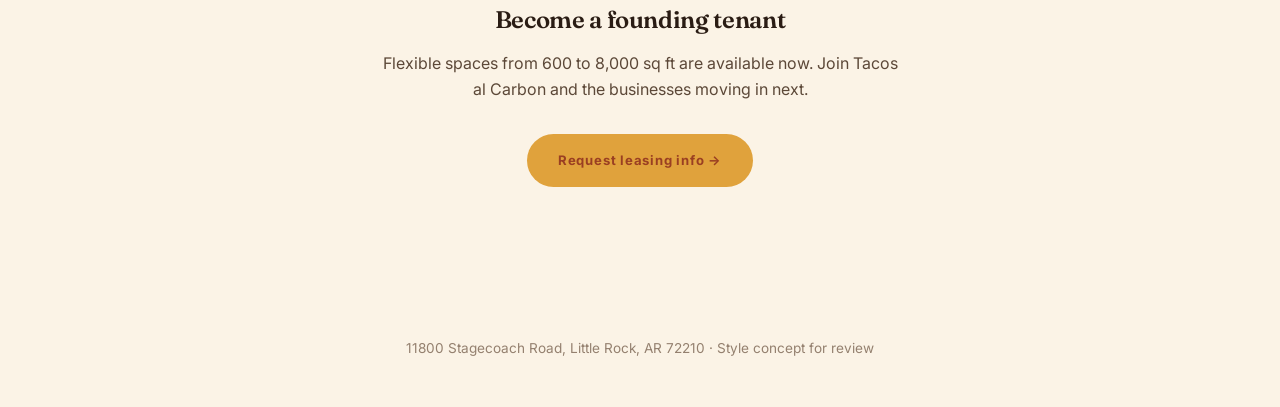
<file: concept-warm.html>
<!DOCTYPE html>
<html lang="en">
<head>
<meta charset="UTF-8" />
<meta name="viewport" content="width=device-width, initial-scale=1.0" />
<meta name="robots" content="noindex" />
<title>Plaza La Cima — Concept B · Warm Market</title>
<link rel="preconnect" href="https://fonts.googleapis.com" />
<link rel="preconnect" href="https://fonts.gstatic.com" crossorigin />
<link href="https://fonts.googleapis.com/css2?family=Fraunces:ital,opsz,wght@0,9..144,500;0,9..144,600;0,9..144,700;1,9..144,600&family=Inter:wght@400;500;600;700&display=swap" rel="stylesheet" />
<style>
:root{
  --ink:#2a1c14;--ink-soft:#5c4838;--muted:#94806f;
  --cream:#fbf3e6;--paper:#fff;--line:#ecdcc2;
  --terra:#c0532f;--terra-d:#9a3f22;--gold:#e0a23c;--gold-d:#c8893f;
  --teal:#15706b;--plum:#7a3b53;
  --serif:"Fraunces",Georgia,serif;--sans:"Inter",system-ui,sans-serif;
  --ease:cubic-bezier(.16,1,.3,1);--gutter:clamp(1.25rem,5vw,4rem);
}
*,*::before,*::after{box-sizing:border-box;margin:0}
html{scroll-behavior:smooth}
body{font-family:var(--sans);color:var(--ink);background:var(--cream);line-height:1.6;-webkit-font-smoothing:antialiased;overflow-x:hidden}
a{color:inherit;text-decoration:none}img,svg{display:block;max-width:100%}
h1,h2,h3{font-family:var(--serif);font-weight:600;line-height:1.04;letter-spacing:-.015em}
.ribbon{background:var(--terra);color:#fff;font-size:.72rem;letter-spacing:.14em;text-transform:uppercase;text-align:center;padding:.5rem;font-weight:600}
.wrap{max-width:1240px;margin-inline:auto;padding-inline:var(--gutter)}
.hdr{position:fixed;top:0;left:0;right:0;z-index:50;transition:background .4s var(--ease),box-shadow .4s}
.hdr.solid{background:rgba(251,243,230,.95);backdrop-filter:blur(10px);box-shadow:0 1px 0 var(--line)}
.hdr-in{display:flex;align-items:center;justify-content:space-between;height:78px}
.logo{display:flex;align-items:center;gap:.55rem;font-family:var(--serif);font-weight:700;font-size:1.2rem;color:var(--terra-d)}
.logo svg{width:26px;height:26px;color:var(--gold-d)}
.nav{display:flex;gap:1.9rem;align-items:center}
.nav a{font-size:.8rem;letter-spacing:.1em;text-transform:uppercase;color:var(--ink-soft);font-weight:600}
.nav a:hover{color:var(--terra)}
.nav .book{background:var(--terra);color:#fff;padding:.55rem 1.1rem;border-radius:999px}
.nav .book:hover{background:var(--terra-d);color:#fff}
@media(max-width:820px){.nav a:not(.book){display:none}}

.hero{position:relative;min-height:100svh;display:grid;place-items:center;text-align:center;overflow:hidden;padding:8rem 1.25rem 4rem;color:#fff}
.hero-bg{position:absolute;inset:0;z-index:-2;background:
  radial-gradient(900px 500px at 80% 10%,rgba(224,162,60,.55),transparent 55%),
  radial-gradient(800px 600px at 10% 100%,rgba(122,59,83,.5),transparent 60%),
  linear-gradient(155deg,#c0532f,#9a3f22 65%)}
.hero-bg::after{content:"";position:absolute;inset:0;background:linear-gradient(180deg,rgba(60,20,10,.25),rgba(60,20,10,.55))}
.festoon{position:absolute;top:84px;left:0;right:0;z-index:1;height:60px;opacity:.9}
.note{position:absolute;bottom:1.2rem;left:50%;transform:translateX(-50%);z-index:2;font-size:.66rem;letter-spacing:.14em;text-transform:uppercase;color:rgba(255,255,255,.75);border:1px dashed rgba(255,255,255,.45);padding:.3rem .7rem;border-radius:999px}
.hero-inner{position:relative;z-index:2;max-width:880px}
.hero .eyebrow{font-size:.78rem;letter-spacing:.28em;text-transform:uppercase;color:var(--gold);margin-bottom:1.2rem;font-weight:700}
.hero h1{font-size:clamp(2.8rem,1.5rem+6vw,7rem);font-weight:700;color:#fff;letter-spacing:-.02em}
.hero h1 em{font-style:italic;color:var(--gold);font-weight:600}
.hero .sub{margin:1.4rem auto 0;max-width:560px;font-size:1.12rem;color:rgba(255,255,255,.92)}
.actions{display:flex;gap:.9rem;justify-content:center;margin-top:2.2rem;flex-wrap:wrap}
.btn{display:inline-flex;align-items:center;gap:.5rem;padding:1rem 1.9rem;border-radius:999px;font-size:.82rem;letter-spacing:.06em;font-weight:700;transition:.25s var(--ease)}
.btn-gold{background:var(--gold);color:var(--terra-d)}.btn-gold:hover{background:#f2c163;transform:translateY(-2px)}
.btn-ghost{border:1.5px solid rgba(255,255,255,.6);color:#fff}.btn-ghost:hover{background:rgba(255,255,255,.12)}

section{padding-block:clamp(3.5rem,8vw,7.5rem)}
.reveal{opacity:0;transform:translateY(28px);transition:opacity .85s var(--ease),transform .85s var(--ease)}
.reveal.in{opacity:1;transform:none}
.statement{text-align:center;max-width:860px;margin-inline:auto}
.statement .eyebrow{font-size:.78rem;letter-spacing:.24em;text-transform:uppercase;color:var(--gold-d);margin-bottom:1.2rem;font-weight:700}
.statement p{font-family:var(--serif);font-weight:500;font-size:clamp(1.4rem,1rem+1.8vw,2.4rem);line-height:1.3}
.statement em{font-style:italic;color:var(--terra)}

.split{display:grid;grid-template-columns:1fr 1fr;gap:clamp(2rem,5vw,4.5rem);align-items:center}
.split.alt .media{order:2}
.media{position:relative;aspect-ratio:5/4;overflow:hidden;border-radius:20px;box-shadow:0 26px 60px rgba(154,63,34,.22)}
.media .fill{position:absolute;inset:0;transition:transform 1.3s var(--ease)}.media:hover .fill{transform:scale(1.05)}
.p1{background:linear-gradient(150deg,#e0a23c,#c0532f)}
.p2{background:linear-gradient(150deg,#15706b,#0c3a46)}
.tag{position:absolute;left:1rem;bottom:1rem;background:rgba(42,28,20,.78);color:#fff;font-size:.66rem;letter-spacing:.1em;text-transform:uppercase;padding:.4rem .8rem;border-radius:999px}
.copy .eyebrow{font-size:.74rem;letter-spacing:.2em;text-transform:uppercase;color:var(--gold-d);margin-bottom:.9rem;font-weight:700}
.copy h2{font-size:clamp(1.9rem,1.2rem+2.4vw,3.2rem);margin-bottom:1.1rem}
.copy p{color:var(--ink-soft);margin-bottom:1.4rem;max-width:46ch}
.lnk{font-size:.78rem;letter-spacing:.12em;text-transform:uppercase;font-weight:700;color:var(--terra);border-bottom:2px solid var(--gold);padding-bottom:.25rem}
@media(max-width:820px){.split,.split.alt{grid-template-columns:1fr}.split.alt .media{order:0}.media{aspect-ratio:16/10}}

.tenants{background:var(--terra-d);color:#fff;border-radius:28px;margin:0 var(--gutter)}
.tenants .in{padding:clamp(3rem,6vw,5rem) clamp(1.25rem,4vw,3rem);text-align:center}
.tenants .eyebrow{font-size:.78rem;letter-spacing:.24em;text-transform:uppercase;color:var(--gold);margin-bottom:.8rem;font-weight:700}
.tenants h2{color:#fff;font-size:clamp(1.9rem,1.2rem+2vw,2.9rem);margin-bottom:2.6rem}
.tg{display:grid;grid-template-columns:repeat(4,1fr);gap:1.1rem}
.tcell{background:rgba(255,255,255,.08);border:1px solid rgba(255,255,255,.16);padding:1.8rem 1.1rem;border-radius:16px}
.tcell .nm{font-family:var(--serif);font-weight:600;font-size:1.15rem;margin-bottom:.35rem}
.tcell .ct{font-size:.66rem;letter-spacing:.12em;text-transform:uppercase;color:var(--gold)}
.tcell.open{background:linear-gradient(150deg,#e0a23c,#c8893f)}
.tcell.open .nm,.tcell.open .ct{color:#3a1c0e}
.tcell .badge{display:inline-block;margin-top:.8rem;font-size:.62rem;letter-spacing:.1em;text-transform:uppercase;background:#3a1c0e;color:var(--gold);padding:.25rem .6rem;border-radius:999px;font-weight:700}
@media(max-width:820px){.tg{grid-template-columns:1fr 1fr}}

.cta{text-align:center}
.cta .eyebrow{font-size:.78rem;letter-spacing:.24em;text-transform:uppercase;color:var(--gold-d);margin-bottom:1rem;font-weight:700}
.cta h2{font-size:clamp(2rem,1.3rem+2.6vw,3.4rem);margin-bottom:1.1rem}
.cta p{color:var(--ink-soft);max-width:520px;margin:0 auto 2rem}
footer{text-align:center;padding:3rem 1rem;color:var(--muted);font-size:.85rem}
@media(prefers-reduced-motion:reduce){*{animation:none!important;transition:none!important}.reveal{opacity:1;transform:none}}
</style>
</head>
<body>
<div class="ribbon">Concept B · Warm Market — placeholder photos</div>
<header class="hdr" id="hdr"><div class="wrap hdr-in">
  <a class="logo" href="#"><svg viewBox="0 0 24 24" fill="none"><path d="M2.5 19.5 9 7l3.5 6.5L15 9l6.5 10.5Z" fill="currentColor"/></svg>Plaza La Cima</a>
  <nav class="nav"><a href="stores.html">Stores</a><a href="dining.html">Dining</a><a href="events.html">Events</a><a href="visit.html">Visit</a><a class="book" href="leasing.html">Leasing</a></nav>
</div></header>

<section class="hero">
  <div class="hero-bg" aria-hidden="true"></div>
  <svg class="festoon" viewBox="0 0 1440 60" preserveAspectRatio="none" aria-hidden="true">
    <path d="M0,8 C360,52 1080,52 1440,8" fill="none" stroke="rgba(255,255,255,.4)" stroke-width="1.5"/>
    <g fill="#ffe6a6">
      <circle cx="120" cy="30" r="4"/><circle cx="300" cy="42" r="4"/><circle cx="480" cy="48" r="4"/><circle cx="660" cy="50" r="4"/><circle cx="780" cy="50" r="4"/><circle cx="960" cy="48" r="4"/><circle cx="1140" cy="42" r="4"/><circle cx="1320" cy="30" r="4"/>
    </g>
  </svg>
  <span class="note">Full-bleed hero photo goes here</span>
  <div class="hero-inner">
    <p class="eyebrow">¡Bienvenidos! · Stagecoach Road, Little Rock</p>
    <h1>Plaza <em>La Cima</em></h1>
    <p class="sub">Where Little Rock comes to shop, eat &amp; celebrate — starting with the flavors of Tacos al Carbon.</p>
    <div class="actions">
      <a class="btn btn-gold" href="dining.html">Taste the plaza</a>
      <a class="btn btn-ghost" href="visit.html">Plan a visit</a>
    </div>
  </div>
</section>

<section class="wrap statement reveal">
  <p class="eyebrow">Welcome</p>
  <p>More than a shopping center — a <em>gathering place</em>. Plaza La Cima brings together great food, local shops, and the warmth of community on Stagecoach Road.</p>
</section>

<section class="wrap"><div class="split reveal">
  <div class="media"><div class="fill p1"></div><span class="tag">Photo — dining</span></div>
  <div class="copy"><p class="eyebrow">Eat &amp; drink</p><h2>Flavor, first</h2><p>Tacos al Carbon leads the way with authentic tacos grilled al carbon — and a café, bakery, and more are on the way.</p><a class="lnk" href="dining.html">Explore dining</a></div>
</div></section>

<section class="wrap"><div class="split alt reveal">
  <div class="media"><div class="fill p2"></div><span class="tag">Photo — events</span></div>
  <div class="copy"><p class="eyebrow">Celebrate</p><h2>Always something on</h2><p>Live music, weekend markets, and family festivals under the string lights — there's always a reason to gather.</p><a class="lnk" href="events.html">See what's on</a></div>
</div></section>

<section class="reveal"><div class="tenants"><div class="in">
  <p class="eyebrow">The directory</p><h2>Now open &amp; coming soon</h2>
  <div class="tg">
    <div class="tcell open"><div class="nm">Tacos al Carbon</div><div class="ct">Dining</div><span class="badge">Now open</span></div>
    <div class="tcell"><div class="nm">Coffee &amp; Café</div><div class="ct">Coming soon</div></div>
    <div class="tcell"><div class="nm">Boutique</div><div class="ct">Coming soon</div></div>
    <div class="tcell"><div class="nm">Salon &amp; Spa</div><div class="ct">Coming soon</div></div>
  </div>
</div></div></section>

<section class="wrap cta reveal">
  <p class="eyebrow">Leasing</p><h2>Become a founding tenant</h2>
  <p>Flexible spaces from 600 to 8,000 sq ft are available now. Join Tacos al Carbon and the businesses moving in next.</p>
  <a class="btn btn-gold" href="leasing.html">Request leasing info →</a>
</section>

<footer>11800 Stagecoach Road, Little Rock, AR 72210 · Style concept for review</footer>
<script>
var hdr=document.getElementById('hdr');var s=function(){hdr.classList.toggle('solid',scrollY>window.innerHeight*0.7)};s();addEventListener('scroll',s,{passive:true});
var io=new IntersectionObserver(function(e){e.forEach(function(x){if(x.isIntersecting){x.target.classList.add('in');io.unobserve(x.target)}})},{threshold:.15});
document.querySelectorAll('.reveal').forEach(function(el){io.observe(el)});
</script>
</body>
</html>
</file>
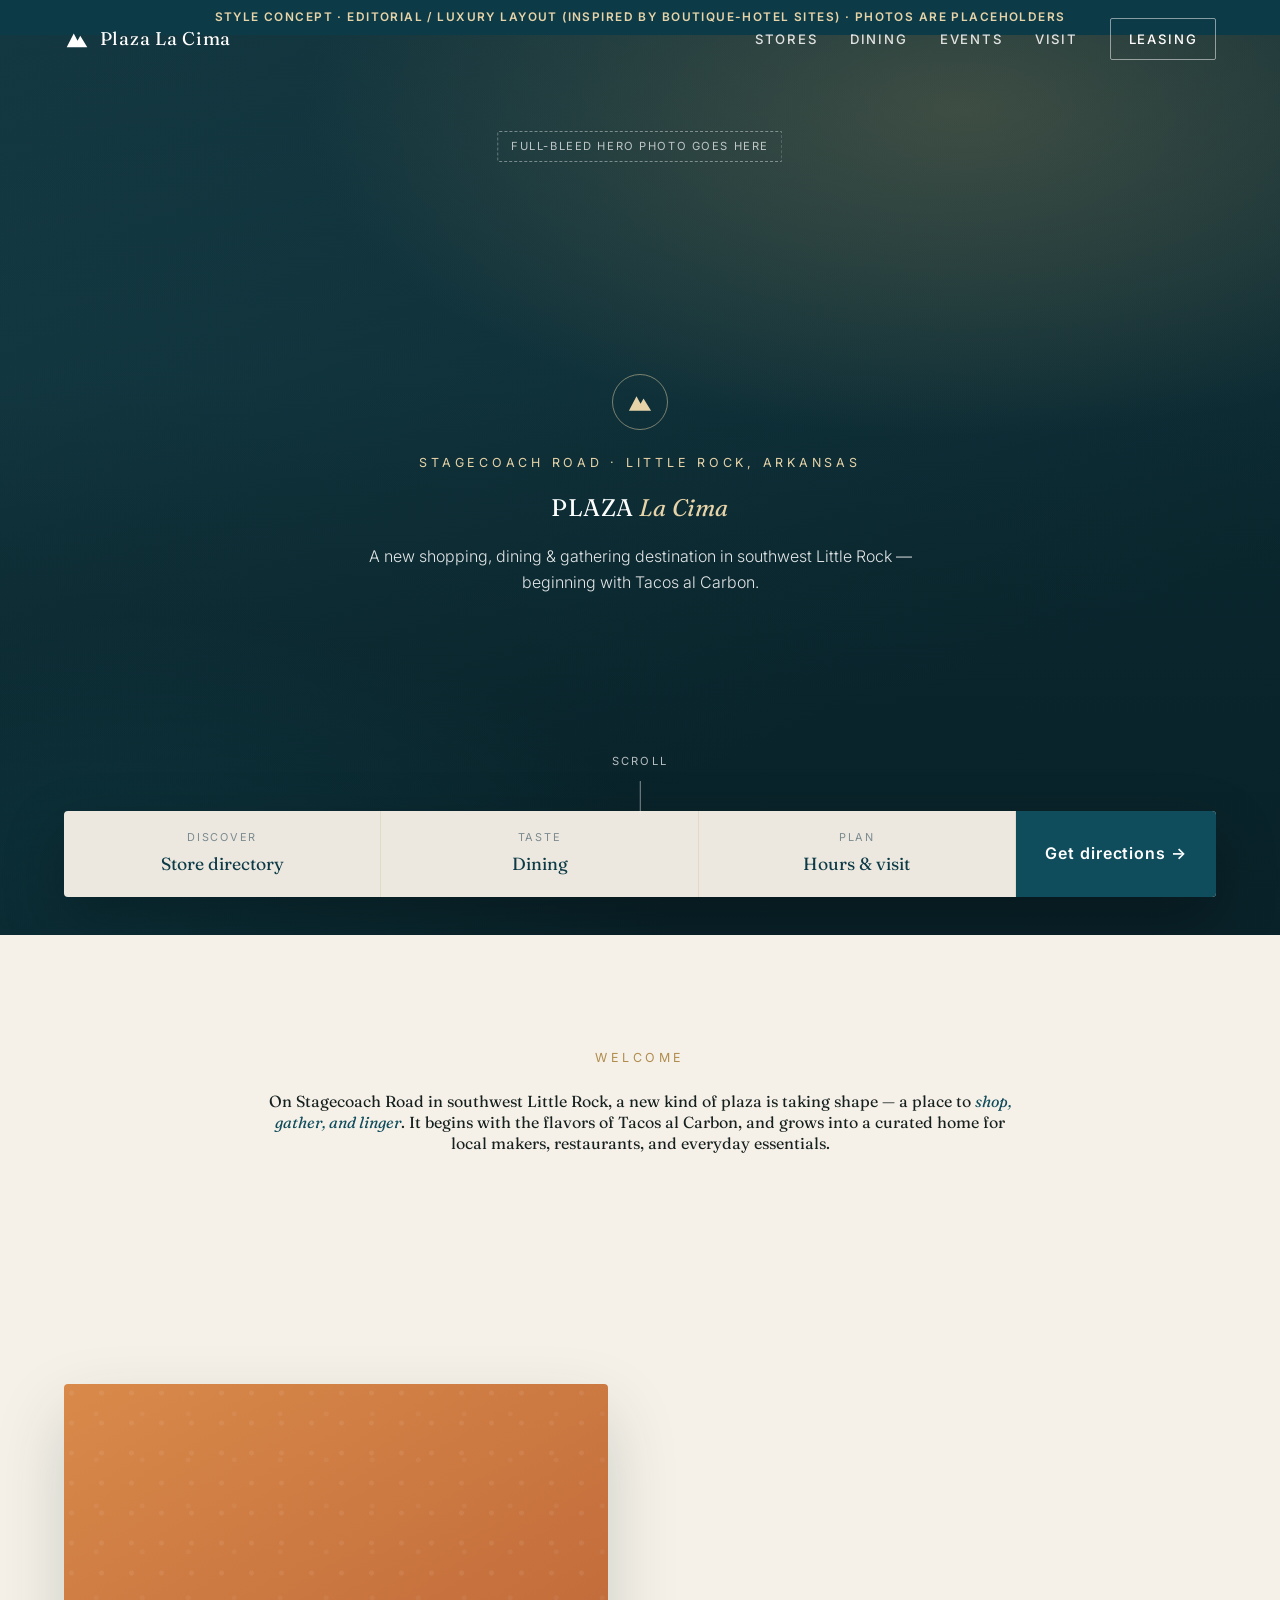
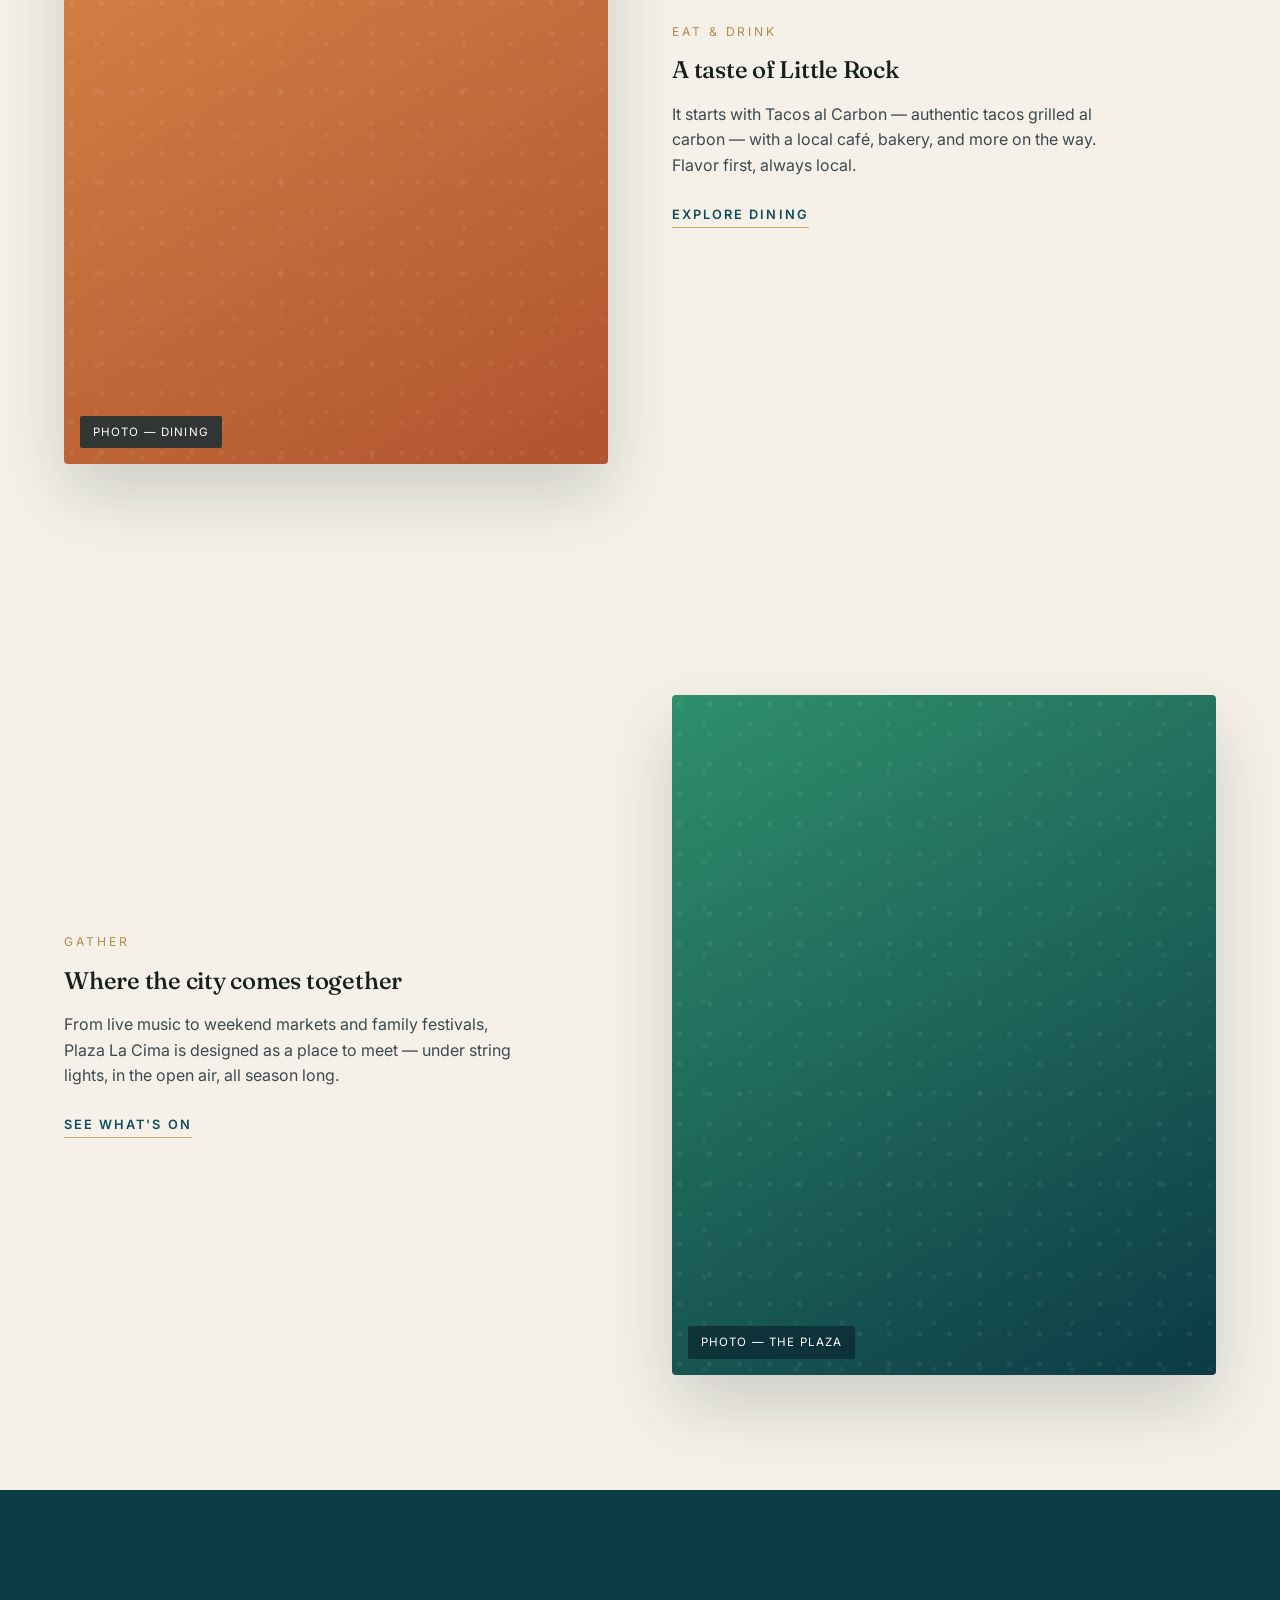
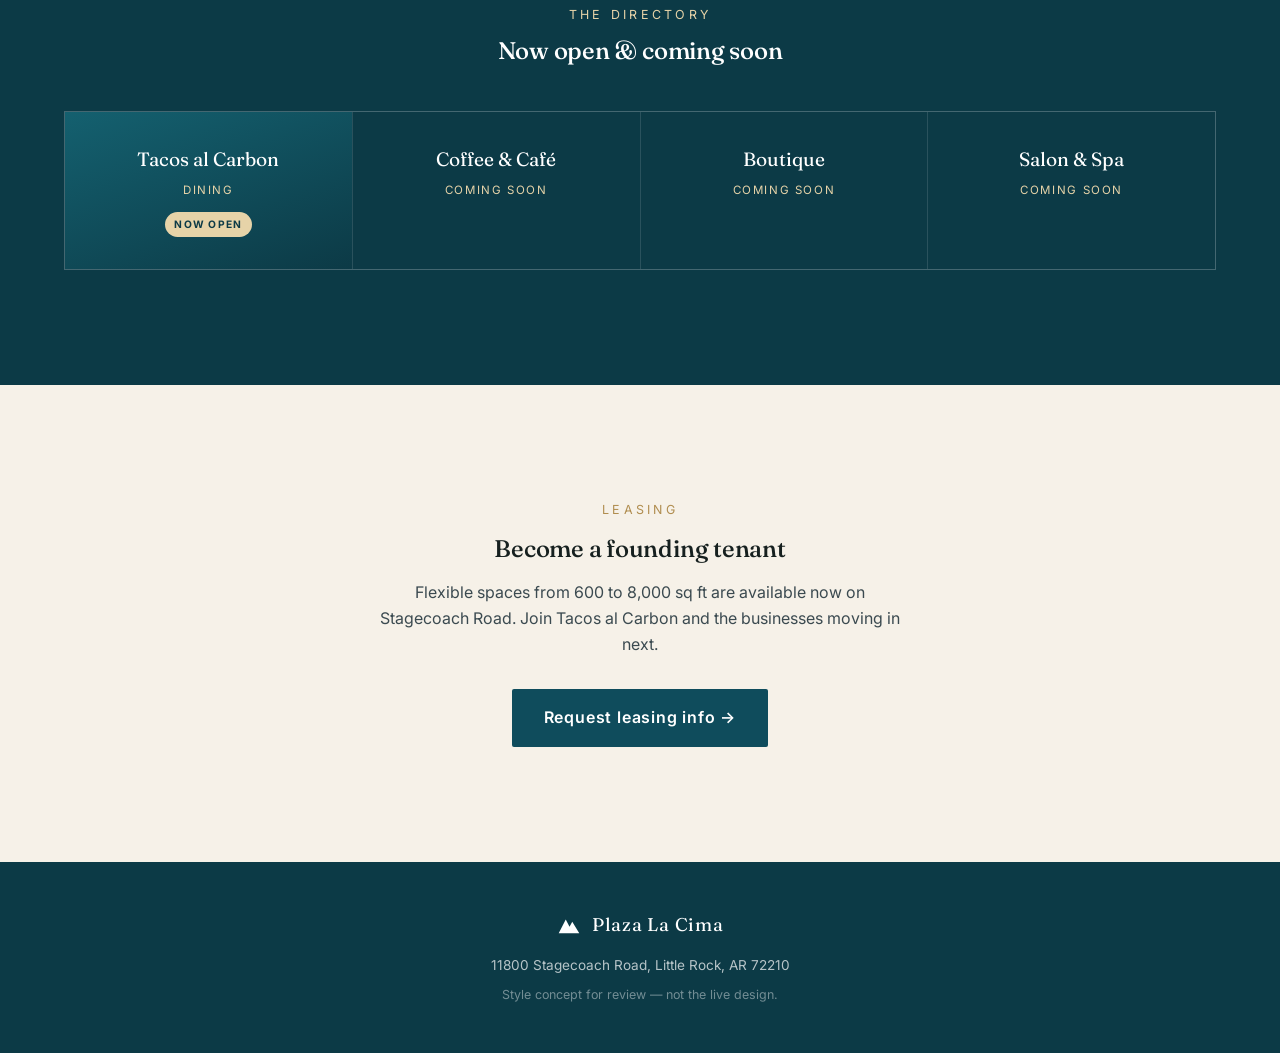
<file: concept.html>
<!DOCTYPE html>
<html lang="en">
<head>
  <meta charset="UTF-8" />
  <meta name="viewport" content="width=device-width, initial-scale=1.0" />
  <meta name="robots" content="noindex" />
  <title>Plaza La Cima — Style Concept (editorial / luxury)</title>
  <link rel="preconnect" href="https://fonts.googleapis.com" />
  <link rel="preconnect" href="https://fonts.gstatic.com" crossorigin />
  <link href="https://fonts.googleapis.com/css2?family=Fraunces:ital,opsz,wght@0,9..144,400;0,9..144,500;0,9..144,600;1,9..144,500&family=Inter:wght@400;500;600;700&display=swap" rel="stylesheet" />
  <style>
    :root{
      --ink:#16201f; --ink-soft:#3b4a50; --muted:#7b8a8f;
      --cream:#f6f1e8; --cream-deep:#ece3d4; --paper:#fff;
      --teal-900:#0c3a46; --teal-800:#0f4c5c; --teal-700:#14606f;
      --gold:#c8a96a; --gold-soft:#e6d3a8; --gold-ink:#b08d4f;
      --line:#e3d9c8;
      --serif:"Fraunces",Georgia,serif; --sans:"Inter",system-ui,sans-serif;
      --ease:cubic-bezier(.16,1,.3,1);
      --gutter:clamp(1.25rem,5vw,4rem);
    }
    *,*::before,*::after{box-sizing:border-box;margin:0}
    html{scroll-behavior:smooth}
    body{font-family:var(--sans);color:var(--ink);background:var(--cream);line-height:1.6;-webkit-font-smoothing:antialiased;overflow-x:hidden}
    img,svg{display:block;max-width:100%}
    a{color:inherit;text-decoration:none}
    h1,h2,h3{font-family:var(--serif);font-weight:500;line-height:1.05;letter-spacing:-.01em}

    /* concept ribbon */
    .ribbon{background:var(--teal-900);color:var(--gold-soft);font-family:var(--sans);
      font-size:.74rem;letter-spacing:.12em;text-transform:uppercase;text-align:center;
      padding:.5rem 1rem;font-weight:600}

    .wrap{max-width:1280px;margin-inline:auto;padding-inline:var(--gutter)}

    /* ===== Header (transparent over hero) ===== */
    .hdr{position:fixed;top:0;left:0;right:0;z-index:50;transition:background .4s var(--ease),box-shadow .4s var(--ease);}
    .hdr.solid{background:rgba(246,241,232,.9);backdrop-filter:blur(12px);box-shadow:0 1px 0 var(--line)}
    .hdr-in{display:flex;align-items:center;justify-content:space-between;height:78px}
    .logo{display:flex;align-items:center;gap:.6rem;font-family:var(--serif);font-size:1.15rem;letter-spacing:.04em;color:#fff;transition:color .4s var(--ease)}
    .hdr.solid .logo{color:var(--teal-900)}
    .logo svg{width:26px;height:26px}
    .nav{display:flex;gap:2rem;align-items:center}
    .nav a{font-family:var(--sans);font-size:.82rem;letter-spacing:.14em;text-transform:uppercase;color:rgba(255,255,255,.85);font-weight:500;transition:color .3s}
    .hdr.solid .nav a{color:var(--ink-soft)}
    .nav a:hover{color:var(--gold)}
    .nav .book{border:1px solid rgba(255,255,255,.5);padding:.6rem 1.1rem;border-radius:2px;color:#fff}
    .hdr.solid .nav .book{border-color:var(--teal-800);color:var(--teal-900)}
    @media(max-width:820px){.nav a:not(.book){display:none}}

    /* ===== Hero ===== */
    .hero{position:relative;height:100svh;min-height:620px;display:grid;place-items:center;text-align:center;color:#fff;overflow:hidden;isolation:isolate}
    .hero-bg{position:absolute;inset:-10% 0;z-index:-2;
      background:
        radial-gradient(1200px 600px at 75% 15%,rgba(200,169,106,.35),transparent 55%),
        radial-gradient(900px 500px at 10% 90%,rgba(20,96,111,.5),transparent 60%),
        linear-gradient(160deg,#1a4651,#0b2a32 70%);
      will-change:transform}
    .hero-bg::after{content:"";position:absolute;inset:0;
      background:linear-gradient(180deg,rgba(8,28,34,.35),rgba(8,28,34,.15) 40%,rgba(8,28,34,.65));}
    .hero-photo-note{position:absolute;top:96px;left:50%;transform:translateX(-50%);z-index:3;
      font-family:var(--sans);font-size:.7rem;letter-spacing:.14em;text-transform:uppercase;
      color:rgba(255,255,255,.7);border:1px dashed rgba(255,255,255,.4);padding:.35rem .8rem;border-radius:2px}
    .hero-inner{position:relative;z-index:2;padding:0 1.25rem;max-width:880px}
    .hero .eyebrow{font-family:var(--sans);font-size:.78rem;letter-spacing:.3em;text-transform:uppercase;color:var(--gold-soft);margin-bottom:1.4rem}
    .emblem{display:grid;place-items:center;width:56px;height:56px;margin:0 auto 1.4rem;border-radius:50%;border:1px solid rgba(230,211,168,.5);color:var(--gold-soft)}
    .emblem svg{width:28px;height:28px}
    .hero h1{font-size:clamp(2.6rem,1.5rem+5vw,6rem);font-weight:400;letter-spacing:.02em;text-transform:uppercase;color:#fff}
    .hero h1 em{font-style:italic;text-transform:none;color:var(--gold-soft);font-weight:400}
    .hero .sub{margin-top:1.5rem;font-size:clamp(1rem,.95rem+.4vw,1.2rem);color:rgba(255,255,255,.88);max-width:560px;margin-inline:auto;font-weight:300}
    .scroll-cue{position:absolute;bottom:7.5rem;left:50%;transform:translateX(-50%);z-index:2;color:rgba(255,255,255,.7);font-size:.7rem;letter-spacing:.2em;text-transform:uppercase}
    .scroll-cue span{display:block;width:1px;height:34px;background:rgba(255,255,255,.5);margin:.6rem auto 0;animation:cue 1.8s var(--ease) infinite}
    @keyframes cue{0%{transform:scaleY(0);transform-origin:top}50%{transform:scaleY(1);transform-origin:top}50.1%{transform-origin:bottom}100%{transform:scaleY(0);transform-origin:bottom}}

    /* action bar (booking-style) */
    .actionbar{position:absolute;bottom:0;left:0;right:0;z-index:3}
    .actionbar-in{margin:0 var(--gutter) clamp(1.25rem,3vw,2.5rem);
      background:rgba(246,241,232,.96);backdrop-filter:blur(10px);border-radius:4px;
      box-shadow:0 24px 60px rgba(0,0,0,.28);display:grid;grid-template-columns:repeat(3,1fr) auto;
      align-items:center;overflow:hidden}
    .actionbar a.cell{padding:1.15rem 1.4rem;border-right:1px solid var(--line);transition:background .25s}
    .actionbar a.cell:hover{background:#fff}
    .actionbar .cell .k{font-family:var(--sans);font-size:.68rem;letter-spacing:.16em;text-transform:uppercase;color:var(--muted)}
    .actionbar .cell .v{font-family:var(--serif);font-size:1.1rem;color:var(--teal-900);margin-top:.2rem}
    .actionbar .go{background:var(--teal-800);color:#fff;padding:1.15rem 1.8rem;font-family:var(--sans);
      font-weight:600;letter-spacing:.06em;display:flex;align-items:center;gap:.5rem;height:100%;transition:background .25s}
    .actionbar .go:hover{background:var(--teal-700)}
    @media(max-width:820px){
      .actionbar{position:static}
      .actionbar-in{grid-template-columns:1fr 1fr;margin:0;border-radius:0}
      .actionbar a.cell:nth-child(2){border-right:0}
      .actionbar .go{grid-column:1/-1;justify-content:center}
    }

    /* ===== Sections ===== */
    section{padding-block:clamp(4rem,9vw,9rem)}
    .reveal{opacity:0;transform:translateY(30px);transition:opacity .9s var(--ease),transform .9s var(--ease)}
    .reveal.in{opacity:1;transform:none}

    .statement{text-align:center;max-width:880px;margin-inline:auto}
    .statement .eyebrow{font-family:var(--sans);font-size:.78rem;letter-spacing:.28em;text-transform:uppercase;color:var(--gold-ink);margin-bottom:1.5rem}
    .statement p{font-family:var(--serif);font-size:clamp(1.4rem,1rem+1.8vw,2.4rem);line-height:1.32;font-weight:400;color:var(--ink)}
    .statement p em{font-style:italic;color:var(--teal-800)}

    /* editorial split */
    .split{display:grid;grid-template-columns:1fr 1fr;gap:clamp(2rem,5vw,5rem);align-items:center}
    .split.alt .media{order:2}
    .media{position:relative;aspect-ratio:4/5;border-radius:4px;overflow:hidden;box-shadow:0 30px 70px rgba(12,42,50,.18)}
    .media .fill{position:absolute;inset:0;transition:transform 1.4s var(--ease)}
    .media:hover .fill{transform:scale(1.05)}
    .ph1{background:linear-gradient(150deg,#1f6f7a,#0c3a46)}
    .ph2{background:linear-gradient(150deg,#d98a4a,#b0532f)}
    .ph3{background:linear-gradient(150deg,#2f8f6b,#0c3a46)}
    .ph-dots::before{content:"";position:absolute;inset:0;opacity:.5;
      background-image:radial-gradient(circle at 25% 30%,rgba(255,255,255,.14) 0 2px,transparent 3px),radial-gradient(circle at 70% 65%,rgba(255,255,255,.1) 0 2px,transparent 3px);
      background-size:30px 30px,46px 46px}
    .media .tag{position:absolute;left:1rem;bottom:1rem;background:rgba(12,42,50,.78);color:#fff;font-size:.72rem;letter-spacing:.1em;text-transform:uppercase;padding:.45rem .8rem;border-radius:2px}
    .copy .eyebrow{font-family:var(--sans);font-size:.76rem;letter-spacing:.24em;text-transform:uppercase;color:var(--gold-ink);margin-bottom:1rem}
    .copy h2{font-size:clamp(1.8rem,1.2rem+2.2vw,3rem);margin-bottom:1.2rem}
    .copy p{color:var(--ink-soft);margin-bottom:1.4rem;max-width:46ch}
    .lnk{font-family:var(--sans);font-size:.8rem;letter-spacing:.16em;text-transform:uppercase;font-weight:600;color:var(--teal-800);border-bottom:1px solid var(--gold);padding-bottom:.3rem}
    @media(max-width:820px){.split,.split.alt{grid-template-columns:1fr}.split.alt .media{order:0}.media{aspect-ratio:16/10}}

    /* tenants strip */
    .tenants{background:var(--teal-900);color:#fff}
    .tenants .eyebrow{font-family:var(--sans);font-size:.78rem;letter-spacing:.26em;text-transform:uppercase;color:var(--gold-soft);text-align:center;margin-bottom:.8rem}
    .tenants h2{text-align:center;color:#fff;font-size:clamp(1.8rem,1.2rem+2vw,2.8rem);margin-bottom:3rem}
    .tg{display:grid;grid-template-columns:repeat(4,1fr);gap:1px;background:rgba(255,255,255,.12);border:1px solid rgba(255,255,255,.12)}
    .tcell{background:var(--teal-900);padding:2rem 1.4rem;text-align:center}
    .tcell .nm{font-family:var(--serif);font-size:1.2rem;margin-bottom:.4rem}
    .tcell .ct{font-size:.72rem;letter-spacing:.14em;text-transform:uppercase;color:var(--gold-soft)}
    .tcell.open{background:linear-gradient(160deg,#14606f,#0c3a46)}
    .tcell .badge{display:inline-block;margin-top:.8rem;font-size:.64rem;letter-spacing:.12em;text-transform:uppercase;color:var(--teal-900);background:var(--gold-soft);padding:.25rem .6rem;border-radius:999px;font-weight:700}
    @media(max-width:820px){.tg{grid-template-columns:1fr 1fr}}

    /* CTA */
    .cta{text-align:center}
    .cta h2{font-size:clamp(2rem,1.3rem+2.6vw,3.4rem);margin-bottom:1.2rem}
    .cta p{color:var(--ink-soft);max-width:540px;margin:0 auto 2rem}
    .btn{display:inline-flex;align-items:center;gap:.6rem;background:var(--teal-800);color:#fff;font-family:var(--sans);
      font-weight:600;letter-spacing:.05em;padding:1rem 2rem;border-radius:2px;transition:background .25s,transform .25s var(--ease)}
    .btn:hover{background:var(--teal-700);transform:translateY(-2px)}

    footer{background:var(--teal-900);color:rgba(255,255,255,.7);text-align:center;padding:3rem 1rem}
    footer .logo{justify-content:center;margin-bottom:1rem}
    footer p{font-size:.85rem}

    @media(prefers-reduced-motion:reduce){*{animation:none!important;transition:none!important}.reveal{opacity:1;transform:none}}
  </style>
</head>
<body>
  <div class="ribbon">Style concept · editorial / luxury layout (inspired by boutique-hotel sites) · photos are placeholders</div>

  <header class="hdr" id="hdr">
    <div class="wrap hdr-in">
      <a href="#" class="logo">
        <svg viewBox="0 0 24 24" fill="none"><path d="M2.5 19.5 9 7l3.5 6.5L15 9l6.5 10.5Z" fill="currentColor"/></svg>
        Plaza La Cima
      </a>
      <nav class="nav">
        <a href="stores.html">Stores</a>
        <a href="dining.html">Dining</a>
        <a href="events.html">Events</a>
        <a href="visit.html">Visit</a>
        <a href="leasing.html" class="book">Leasing</a>
      </nav>
    </div>
  </header>

  <!-- HERO -->
  <section class="hero">
    <div class="hero-bg" id="heroBg" aria-hidden="true"></div>
    <span class="hero-photo-note">Full-bleed hero photo goes here</span>
    <div class="hero-inner">
      <span class="emblem" aria-hidden="true">
        <svg viewBox="0 0 24 24" fill="none"><path d="M2.5 19.5 9 7l3.5 6.5L15 9l6.5 10.5Z" fill="currentColor"/></svg>
      </span>
      <p class="eyebrow">Stagecoach Road · Little Rock, Arkansas</p>
      <h1>Plaza <em>La Cima</em></h1>
      <p class="sub">A new shopping, dining &amp; gathering destination in southwest Little Rock — beginning with Tacos al Carbon.</p>
    </div>

    <div class="scroll-cue">Scroll<span></span></div>

    <div class="actionbar">
      <div class="actionbar-in">
        <a class="cell" href="stores.html"><div class="k">Discover</div><div class="v">Store directory</div></a>
        <a class="cell" href="dining.html"><div class="k">Taste</div><div class="v">Dining</div></a>
        <a class="cell" href="visit.html"><div class="k">Plan</div><div class="v">Hours &amp; visit</div></a>
        <a class="go" href="https://www.google.com/maps/dir/?api=1&destination=11800+Stagecoach+Road+Little+Rock+AR+72210" target="_blank" rel="noopener">Get directions →</a>
      </div>
    </div>
  </section>

  <!-- STATEMENT -->
  <section class="wrap statement reveal">
    <p class="eyebrow">Welcome</p>
    <p>On Stagecoach Road in southwest Little Rock, a new kind of plaza is taking shape — a place to <em>shop, gather, and linger</em>. It begins with the flavors of Tacos al Carbon, and grows into a curated home for local makers, restaurants, and everyday essentials.</p>
  </section>

  <!-- SPLIT 1 -->
  <section class="wrap">
    <div class="split reveal">
      <div class="media"><div class="fill ph2 ph-dots"></div><span class="tag">Photo — dining</span></div>
      <div class="copy">
        <p class="eyebrow">Eat &amp; drink</p>
        <h2>A taste of Little&nbsp;Rock</h2>
        <p>It starts with Tacos al Carbon — authentic tacos grilled al carbon — with a local café, bakery, and more on the way. Flavor first, always local.</p>
        <a class="lnk" href="dining.html">Explore dining</a>
      </div>
    </div>
  </section>

  <!-- SPLIT 2 -->
  <section class="wrap">
    <div class="split alt reveal">
      <div class="media"><div class="fill ph3 ph-dots"></div><span class="tag">Photo — the plaza</span></div>
      <div class="copy">
        <p class="eyebrow">Gather</p>
        <h2>Where the city comes together</h2>
        <p>From live music to weekend markets and family festivals, Plaza La Cima is designed as a place to meet — under string lights, in the open air, all season long.</p>
        <a class="lnk" href="events.html">See what's on</a>
      </div>
    </div>
  </section>

  <!-- TENANTS -->
  <section class="tenants">
    <div class="wrap reveal">
      <p class="eyebrow">The directory</p>
      <h2>Now open &amp; coming soon</h2>
      <div class="tg">
        <div class="tcell open"><div class="nm">Tacos al Carbon</div><div class="ct">Dining</div><span class="badge">Now open</span></div>
        <div class="tcell"><div class="nm">Coffee &amp; Café</div><div class="ct">Coming soon</div></div>
        <div class="tcell"><div class="nm">Boutique</div><div class="ct">Coming soon</div></div>
        <div class="tcell"><div class="nm">Salon &amp; Spa</div><div class="ct">Coming soon</div></div>
      </div>
    </div>
  </section>

  <!-- CTA -->
  <section class="wrap cta reveal">
    <p class="eyebrow" style="font-family:var(--sans);font-size:.78rem;letter-spacing:.26em;text-transform:uppercase;color:var(--gold-ink);margin-bottom:1rem">Leasing</p>
    <h2>Become a founding tenant</h2>
    <p>Flexible spaces from 600 to 8,000 sq ft are available now on Stagecoach Road. Join Tacos al Carbon and the businesses moving in next.</p>
    <a class="btn" href="leasing.html">Request leasing info →</a>
  </section>

  <footer>
    <a href="#" class="logo" style="color:#fff">
      <svg viewBox="0 0 24 24" fill="none"><path d="M2.5 19.5 9 7l3.5 6.5L15 9l6.5 10.5Z" fill="currentColor"/></svg>
      Plaza La Cima
    </a>
    <p>11800 Stagecoach Road, Little Rock, AR 72210</p>
    <p style="margin-top:.5rem;font-size:.78rem;opacity:.6">Style concept for review — not the live design.</p>
  </footer>

  <script>
    // header solid on scroll
    var hdr=document.getElementById('hdr');
    var onScroll=function(){hdr.classList.toggle('solid',window.scrollY>window.innerHeight*0.7)};
    onScroll();addEventListener('scroll',onScroll,{passive:true});

    // gentle hero parallax
    var bg=document.getElementById('heroBg');
    if(!matchMedia('(prefers-reduced-motion: reduce)').matches){
      addEventListener('scroll',function(){bg.style.transform='translateY('+(window.scrollY*0.18)+'px)'},{passive:true});
    }

    // scroll reveal
    var io=new IntersectionObserver(function(es){es.forEach(function(e){if(e.isIntersecting){e.target.classList.add('in');io.unobserve(e.target)}})},{threshold:.15});
    document.querySelectorAll('.reveal').forEach(function(el){io.observe(el)});
  </script>
</body>
</html>
</file>
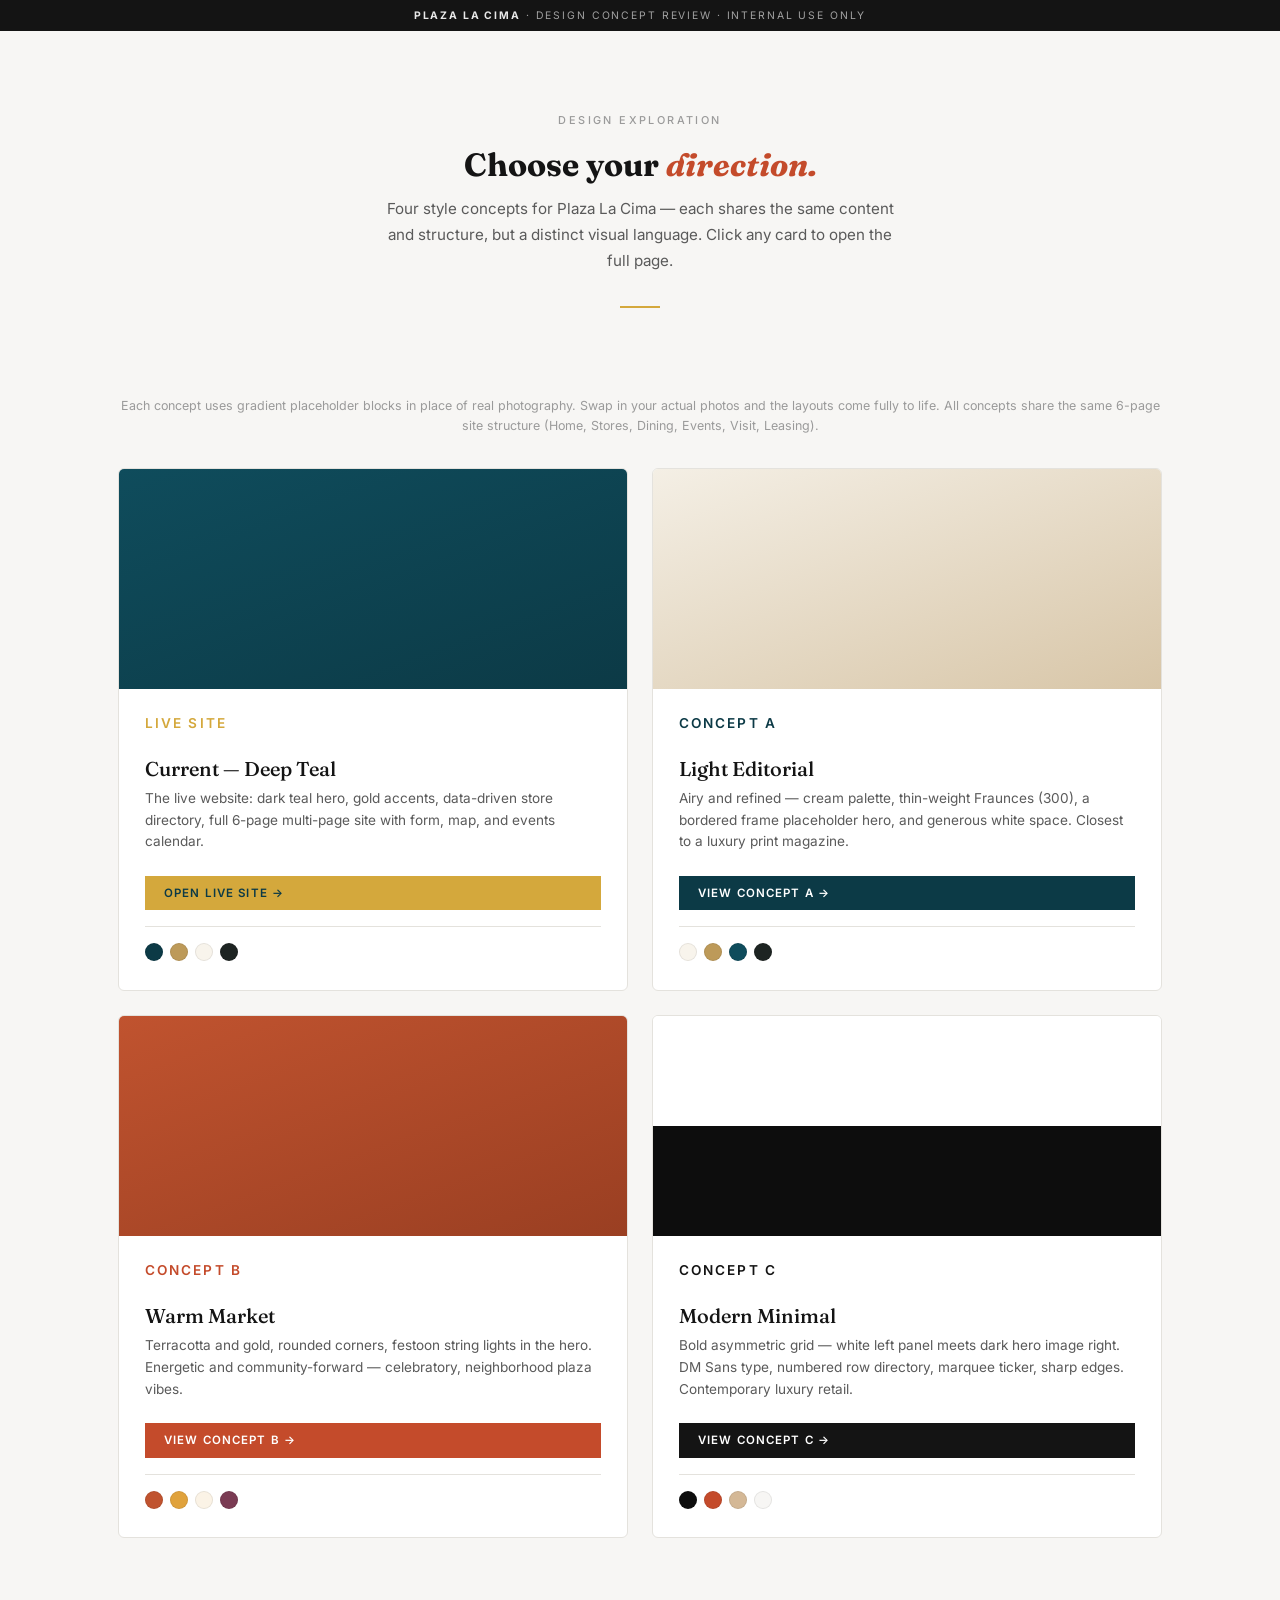
<file: concepts.html>
<!DOCTYPE html>
<html lang="en">
<head>
<meta charset="UTF-8" />
<meta name="viewport" content="width=device-width, initial-scale=1.0" />
<meta name="robots" content="noindex" />
<title>Plaza La Cima — Design Concepts</title>
<link rel="preconnect" href="https://fonts.googleapis.com" />
<link rel="preconnect" href="https://fonts.gstatic.com" crossorigin />
<link href="https://fonts.googleapis.com/css2?family=Fraunces:ital,opsz,wght@0,9..144,500;0,9..144,700;1,9..144,500&family=Inter:wght@400;500;600&display=swap" rel="stylesheet" />
<style>
:root{
  --ink:#141414;--mid:#5a5a5a;--dim:#9a9a9a;
  --bg:#f7f6f4;--white:#fff;--line:#e4e2dd;
  --teal:#0c3a46;--terra:#c44b2b;--gold:#d4a83c;
  --serif:"Fraunces",Georgia,serif;--sans:"Inter",system-ui,sans-serif;
  --ease:cubic-bezier(.16,1,.3,1);
}
*,*::before,*::after{box-sizing:border-box;margin:0}
body{font-family:var(--sans);color:var(--ink);background:var(--bg);-webkit-font-smoothing:antialiased;min-height:100vh}
a{color:inherit;text-decoration:none}

/* top bar */
.topbar{background:var(--ink);color:rgba(255,255,255,.6);font-size:.65rem;letter-spacing:.18em;text-transform:uppercase;text-align:center;padding:.55rem 1rem}
.topbar strong{color:rgba(255,255,255,.9)}

/* hero */
.pg-hero{text-align:center;padding:5rem 1.5rem 3.5rem}
.pg-hero .label{font-size:.68rem;letter-spacing:.22em;text-transform:uppercase;color:var(--dim);font-weight:500;margin-bottom:1.2rem}
.pg-hero h1{font-family:var(--serif);font-weight:700;font-size:clamp(2rem,1rem+3.5vw,3.4rem);line-height:1.05;margin-bottom:.9rem}
.pg-hero h1 em{font-style:italic;color:var(--terra)}
.pg-hero p{color:var(--mid);max-width:52ch;margin-inline:auto;font-size:.95rem;line-height:1.7}
.divider{width:40px;height:2px;background:var(--gold);margin:2rem auto}

/* cards grid */
.grid{display:grid;grid-template-columns:repeat(auto-fill,minmax(min(100%,340px),1fr));gap:1.5rem;max-width:1140px;margin:0 auto;padding:0 clamp(1.25rem,5vw,3rem) 5rem}

.card{background:var(--white);border:1px solid var(--line);overflow:hidden;border-radius:6px;display:flex;flex-direction:column;transition:box-shadow .25s var(--ease),transform .25s var(--ease)}
.card:hover{box-shadow:0 16px 48px rgba(20,20,20,.1);transform:translateY(-3px)}

.card-preview{height:220px;position:relative;overflow:hidden;flex-shrink:0}
.card-preview iframe{width:200%;height:200%;border:none;pointer-events:none;transform:scale(.5) translate(-50%,-50%);transform-origin:top left;position:absolute;top:0;left:0}
.card-overlay{position:absolute;inset:0;background:transparent;z-index:2}

/* fallback gradient backgrounds for each concept */
.card-preview.a{background:linear-gradient(160deg,#f4efe5,#d8c6a8)}
.card-preview.b{background:linear-gradient(160deg,#c0532f,#9a3f22)}
.card-preview.c{background:linear-gradient(180deg,#fff 50%,#0d0d0d 50%)}
.card-preview.main{background:linear-gradient(160deg,#0f4c5c,#0c3a46)}

.card-body{padding:1.5rem 1.6rem 1.8rem;flex:1;display:flex;flex-direction:column}
.card-tag{font-size:.62rem;letter-spacing:.16em;text-transform:uppercase;font-weight:600;margin-bottom:.55rem}
.card-tag.a{color:var(--teal)}
.card-tag.b{color:var(--terra)}
.card-tag.c{color:var(--ink)}
.card-tag.main{color:var(--gold)}
.card-body h2{font-family:var(--serif);font-weight:500;font-size:1.25rem;margin-bottom:.5rem;line-height:1.15}
.card-body p{color:var(--mid);font-size:.85rem;line-height:1.6;flex:1;margin-bottom:1.4rem}
.card-cta{display:inline-flex;align-items:center;gap:.35rem;font-size:.72rem;letter-spacing:.1em;text-transform:uppercase;font-weight:600;padding:.65rem 1.2rem;transition:.2s var(--ease)}
.card-cta.a{background:var(--teal);color:#fff}.card-cta.a:hover{background:#0a2e38}
.card-cta.b{background:var(--terra);color:#fff}.card-cta.b:hover{background:#a83920}
.card-cta.c{background:var(--ink);color:#fff}.card-cta.c:hover{background:#2a2a2a}
.card-cta.main{background:var(--gold);color:#0c3a46}.card-cta.main:hover{background:#e0b84a}

/* palette dots */
.palette{display:flex;gap:.45rem;margin-top:auto;padding-top:1rem;border-top:1px solid var(--line);margin-top:1rem}
.dot{width:18px;height:18px;border-radius:50%;border:1px solid rgba(0,0,0,.08)}

/* note */
.note{max-width:1140px;margin:0 auto 2rem;padding:0 clamp(1.25rem,5vw,3rem);font-size:.78rem;color:var(--dim);text-align:center;line-height:1.6}
</style>
</head>
<body>
<div class="topbar"><strong>Plaza La Cima</strong> · Design concept review · Internal use only</div>

<div class="pg-hero">
  <p class="label">Design exploration</p>
  <h1>Choose your <em>direction.</em></h1>
  <p>Four style concepts for Plaza La Cima — each shares the same content and structure, but a distinct visual language. Click any card to open the full page.</p>
  <div class="divider"></div>
</div>

<p class="note">Each concept uses gradient placeholder blocks in place of real photography. Swap in your actual photos and the layouts come fully to life. All concepts share the same 6-page site structure (Home, Stores, Dining, Events, Visit, Leasing).</p>

<div class="grid">

  <!-- Main site -->
  <div class="card">
    <div class="card-preview main"></div>
    <div class="card-body">
      <p class="card-tag main">Live site</p>
      <h2>Current — Deep Teal</h2>
      <p>The live website: dark teal hero, gold accents, data-driven store directory, full 6-page multi-page site with form, map, and events calendar.</p>
      <a class="card-cta main" href="index.html" target="_blank">Open live site →</a>
      <div class="palette">
        <div class="dot" style="background:#0c3a46" title="Teal"></div>
        <div class="dot" style="background:#bd9a59" title="Gold"></div>
        <div class="dot" style="background:#f8f4ec" title="Cream"></div>
        <div class="dot" style="background:#1d2422" title="Ink"></div>
      </div>
    </div>
  </div>

  <!-- Concept A -->
  <div class="card">
    <div class="card-preview a"></div>
    <div class="card-body">
      <p class="card-tag a">Concept A</p>
      <h2>Light Editorial</h2>
      <p>Airy and refined — cream palette, thin-weight Fraunces (300), a bordered frame placeholder hero, and generous white space. Closest to a luxury print magazine.</p>
      <a class="card-cta a" href="concept-light.html" target="_blank">View Concept A →</a>
      <div class="palette">
        <div class="dot" style="background:#f8f4ec" title="Cream"></div>
        <div class="dot" style="background:#bd9a59" title="Gold"></div>
        <div class="dot" style="background:#0f4c5c" title="Teal"></div>
        <div class="dot" style="background:#1d2422" title="Ink"></div>
      </div>
    </div>
  </div>

  <!-- Concept B -->
  <div class="card">
    <div class="card-preview b"></div>
    <div class="card-body">
      <p class="card-tag b">Concept B</p>
      <h2>Warm Market</h2>
      <p>Terracotta and gold, rounded corners, festoon string lights in the hero. Energetic and community-forward — celebratory, neighborhood plaza vibes.</p>
      <a class="card-cta b" href="concept-warm.html" target="_blank">View Concept B →</a>
      <div class="palette">
        <div class="dot" style="background:#c0532f" title="Terra"></div>
        <div class="dot" style="background:#e0a23c" title="Gold"></div>
        <div class="dot" style="background:#fbf3e6" title="Cream"></div>
        <div class="dot" style="background:#7a3b53" title="Plum"></div>
      </div>
    </div>
  </div>

  <!-- Concept C -->
  <div class="card">
    <div class="card-preview c"></div>
    <div class="card-body">
      <p class="card-tag c">Concept C</p>
      <h2>Modern Minimal</h2>
      <p>Bold asymmetric grid — white left panel meets dark hero image right. DM Sans type, numbered row directory, marquee ticker, sharp edges. Contemporary luxury retail.</p>
      <a class="card-cta c" href="concept-minimal.html" target="_blank">View Concept C →</a>
      <div class="palette">
        <div class="dot" style="background:#0d0d0d" title="Black"></div>
        <div class="dot" style="background:#c44b2b" title="Accent"></div>
        <div class="dot" style="background:#d4b896" title="Sand"></div>
        <div class="dot" style="background:#f7f6f4" title="Off-white"></div>
      </div>
    </div>
  </div>

</div>

</body>
</html>
</file>
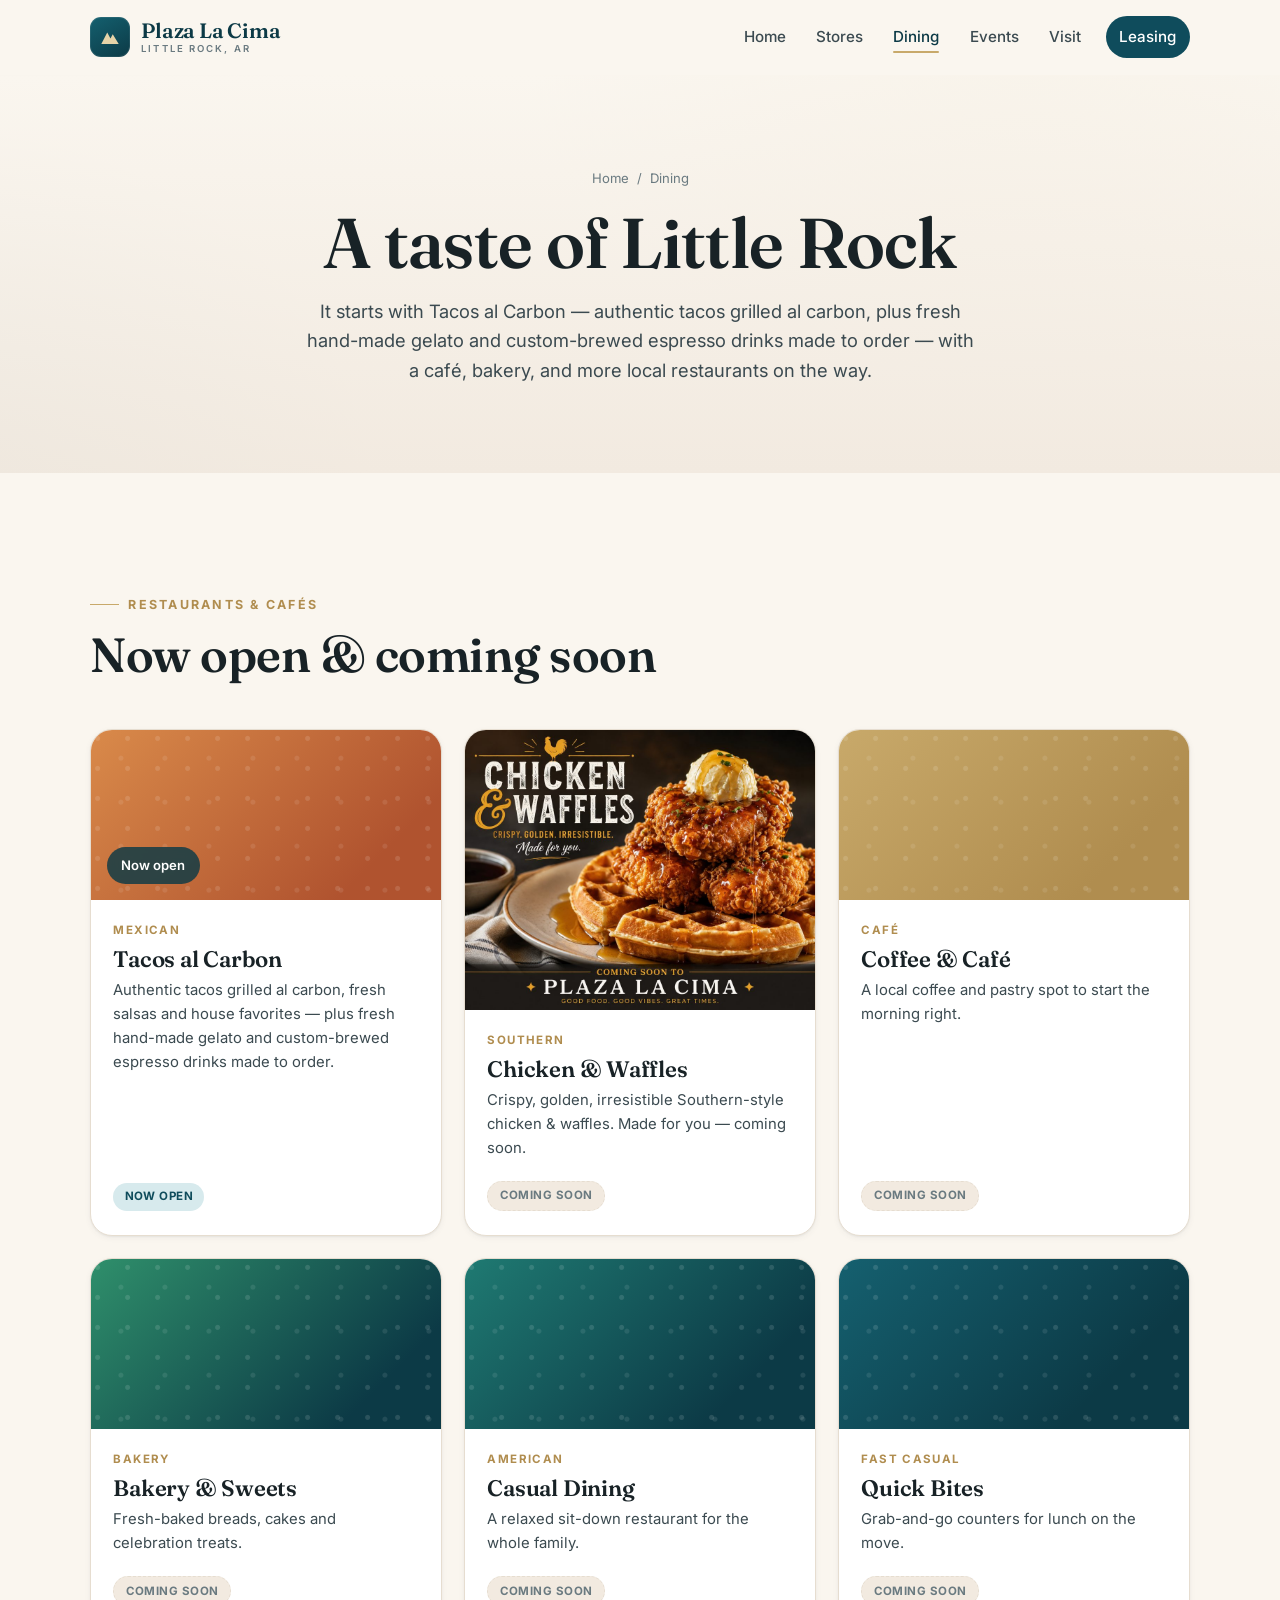
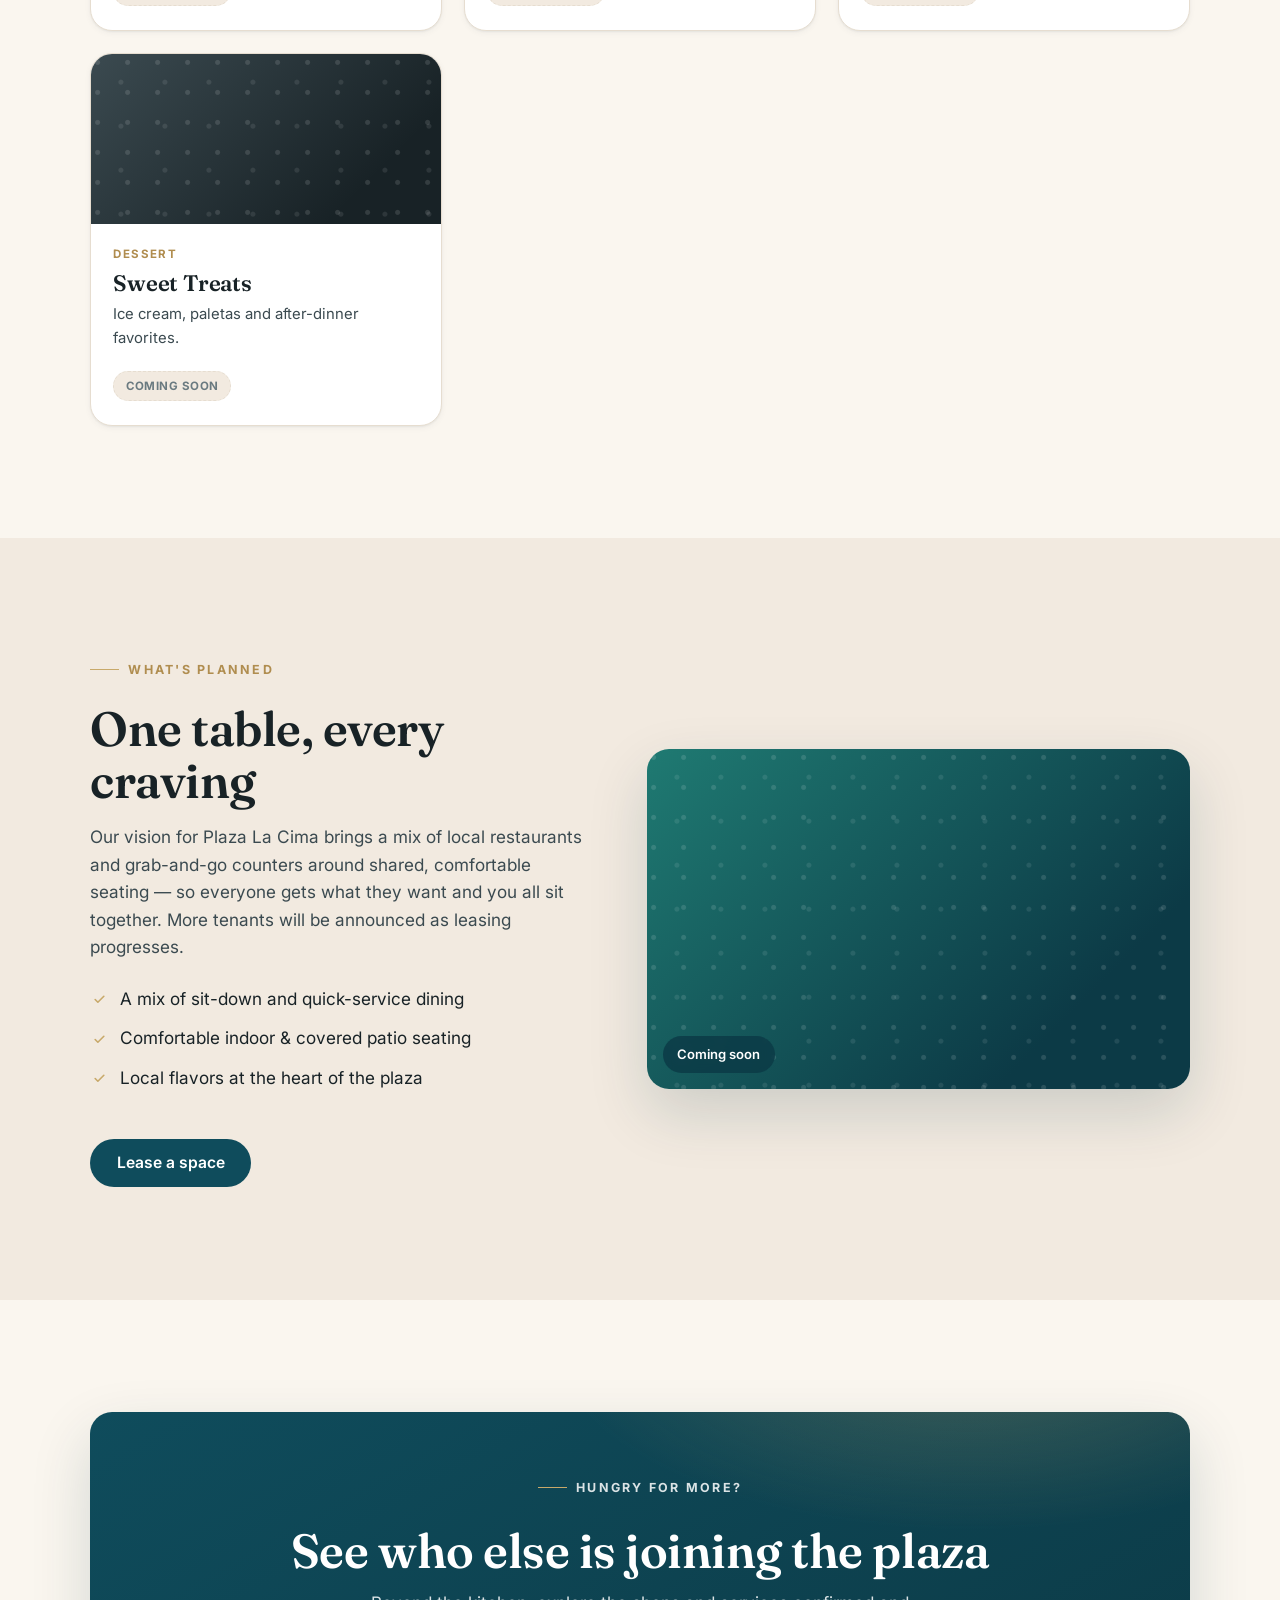
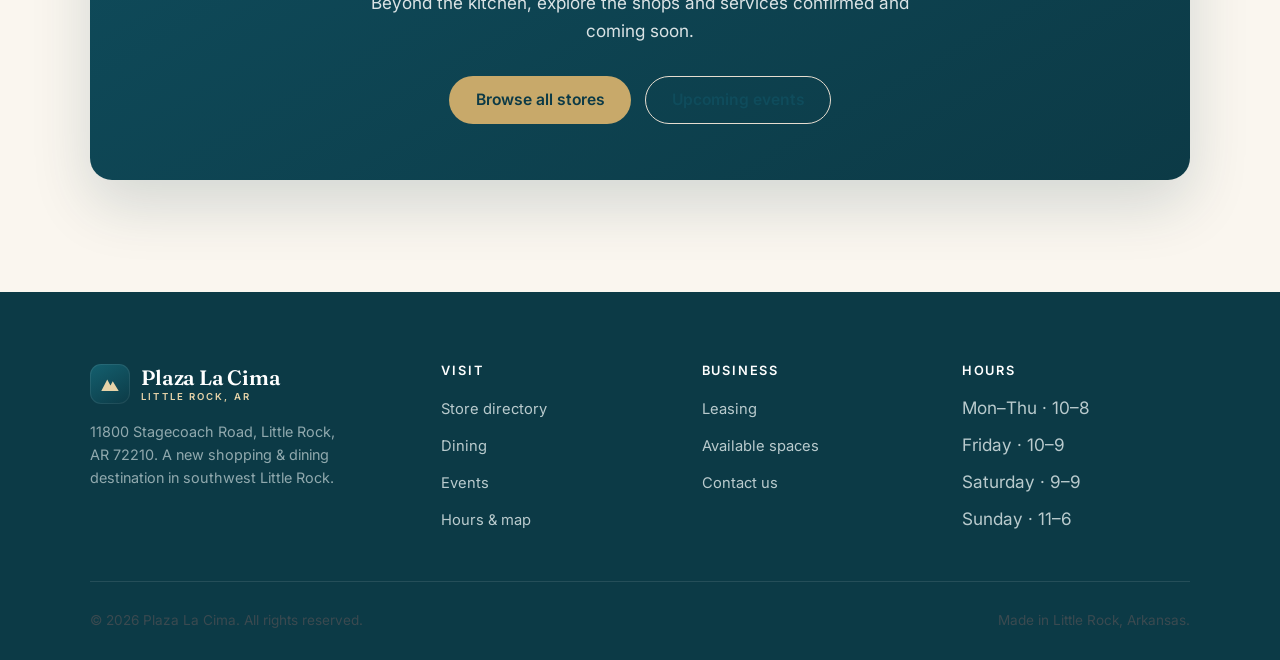
<file: dining.html>
<!DOCTYPE html>
<html lang="en">
<head>
  <meta charset="UTF-8" />
  <meta name="viewport" content="width=device-width, initial-scale=1.0" />
  <meta name="description" content="Dining at Plaza La Cima in southwest Little Rock, AR. Now open: Tacos al Carbon — authentic tacos grilled al carbon, fresh hand-made gelato, and custom-brewed espresso drinks. A café, bakery, and more restaurants coming soon." />
  <meta name="theme-color" content="#0c3a46" />
  <title>Dining | Plaza La Cima, Little Rock</title>
  <link rel="preconnect" href="https://fonts.googleapis.com" />
  <link rel="preconnect" href="https://fonts.gstatic.com" crossorigin />
  <link href="https://fonts.googleapis.com/css2?family=Fraunces:ital,opsz,wght@0,9..144,500;0,9..144,600;1,9..144,600&family=Inter:wght@400;500;600;700&display=swap" rel="stylesheet" />
  <link rel="stylesheet" href="styles.css" />
</head>
<body class="page-fade">
  <a href="#main" class="skip-link">Skip to content</a>

  <header class="site-header">
    <div class="container nav-inner">
      <a href="index.html" class="brand" aria-label="Plaza La Cima — home">
        <span class="brand-mark" aria-hidden="true">
          <svg viewBox="0 0 24 24" fill="none"><path d="M2.5 19.5 9 7l3.5 6.5L15 9l6.5 10.5Z" fill="currentColor"/></svg>
        </span>
        <span class="brand-text">Plaza La&nbsp;Cima<small>Little Rock, AR</small></span>
      </a>
      <nav class="nav" aria-label="Primary">
        <button class="nav-toggle" aria-expanded="false" aria-controls="nav-menu" aria-label="Toggle menu">
          <span></span><span></span><span></span>
        </button>
        <ul class="nav-menu" id="nav-menu">
          <li><a href="index.html">Home</a></li>
          <li><a href="stores.html">Stores</a></li>
          <li><a href="dining.html" aria-current="page">Dining</a></li>
          <li><a href="events.html">Events</a></li>
          <li><a href="visit.html">Visit</a></li>
          <li><a href="leasing.html" class="nav-cta">Leasing</a></li>
        </ul>
      </nav>
    </div>
  </header>

  <main id="main">
    <section class="page-hero">
      <div class="hero-bg" aria-hidden="true"></div>
      <div class="container">
        <p class="crumbs"><a href="index.html">Home</a> <span aria-hidden="true">/</span> Dining</p>
        <h1>A taste of Little Rock</h1>
        <p class="lede">It starts with Tacos al Carbon — authentic tacos grilled al carbon, plus fresh hand-made gelato and custom-brewed espresso drinks made to order — with a café, bakery, and more local restaurants on the way.</p>
      </div>
    </section>

    <section class="section">
      <div class="container">
        <div class="section-head" data-reveal>
          <p class="eyebrow">Restaurants &amp; Cafés</p>
          <h2>Now open &amp; coming soon</h2>
        </div>
        <ul class="card-grid" data-dining-grid style="list-style:none; padding:0"><!-- populated by content.js --></ul>
      </div>
    </section>

    <section class="section section-alt">
      <div class="container dining-wrap">
        <div class="split-copy" data-reveal>
          <p class="eyebrow">What's planned</p>
          <h2>One table, every craving</h2>
          <p>
            Our vision for Plaza La Cima brings a mix of local restaurants and
            grab-and-go counters around shared, comfortable seating — so everyone gets
            what they want and you all sit together. More tenants will be announced as
            leasing progresses.
          </p>
          <ul class="leasing-points" style="margin-top:1.25rem">
            <li>A mix of sit-down and quick-service dining</li>
            <li>Comfortable indoor &amp; covered patio seating</li>
            <li>Local flavors at the heart of the plaza</li>
          </ul>
          <a href="leasing.html" class="btn btn-primary" style="margin-top:1.5rem">Lease a space</a>
        </div>
        <div class="split-media" data-reveal>
          <div class="media-fill ph-3 ph-pattern" aria-hidden="true"></div>
          <span class="media-tag">Coming soon</span>
        </div>
      </div>
    </section>

    <section class="section">
      <div class="container">
        <div class="cta-band" data-reveal>
          <p class="eyebrow eyebrow-light center">Hungry for more?</p>
          <h2>See who else is joining the plaza</h2>
          <p>Beyond the kitchen, explore the shops and services confirmed and coming soon.</p>
          <div class="hero-actions">
            <a href="stores.html" class="btn btn-gold">Browse all stores</a>
            <a href="events.html" class="btn btn-ghost">Upcoming events</a>
          </div>
        </div>
      </div>
    </section>
  </main>

  <footer class="site-footer">
    <div class="container">
      <div class="footer-inner">
        <div class="footer-brand">
          <a href="index.html" class="brand">
            <span class="brand-mark" aria-hidden="true">
              <svg viewBox="0 0 24 24" fill="none"><path d="M2.5 19.5 9 7l3.5 6.5L15 9l6.5 10.5Z" fill="currentColor"/></svg>
            </span>
            <span class="brand-text">Plaza La&nbsp;Cima<small>Little Rock, AR</small></span>
          </a>
          <p>11800 Stagecoach Road, Little Rock, AR 72210. A new shopping &amp; dining destination in southwest Little Rock.</p>
        </div>
        <div class="footer-col">
          <h4>Visit</h4>
          <ul>
            <li><a href="stores.html">Store directory</a></li>
            <li><a href="dining.html">Dining</a></li>
            <li><a href="events.html">Events</a></li>
            <li><a href="visit.html">Hours &amp; map</a></li>
          </ul>
        </div>
        <div class="footer-col">
          <h4>Business</h4>
          <ul>
            <li><a href="leasing.html">Leasing</a></li>
            <li><a href="leasing.html">Available spaces</a></li>
            <li><a href="visit.html#contact">Contact us</a></li>
          </ul>
        </div>
        <div class="footer-col">
          <h4>Hours</h4>
          <ul>
            <li>Mon–Thu · 10–8</li>
            <li>Friday · 10–9</li>
            <li>Saturday · 9–9</li>
            <li>Sunday · 11–6</li>
          </ul>
        </div>
      </div>
      <div class="footer-bottom">
        <p>© <span data-year>2026</span> Plaza La Cima. All rights reserved.</p>
        <p>Made in Little Rock, Arkansas.</p>
      </div>
    </div>
  </footer>

  <script src="data.js"></script>
  <script src="content.js"></script>
  <script src="app.js"></script>
</body>
</html>
</file>
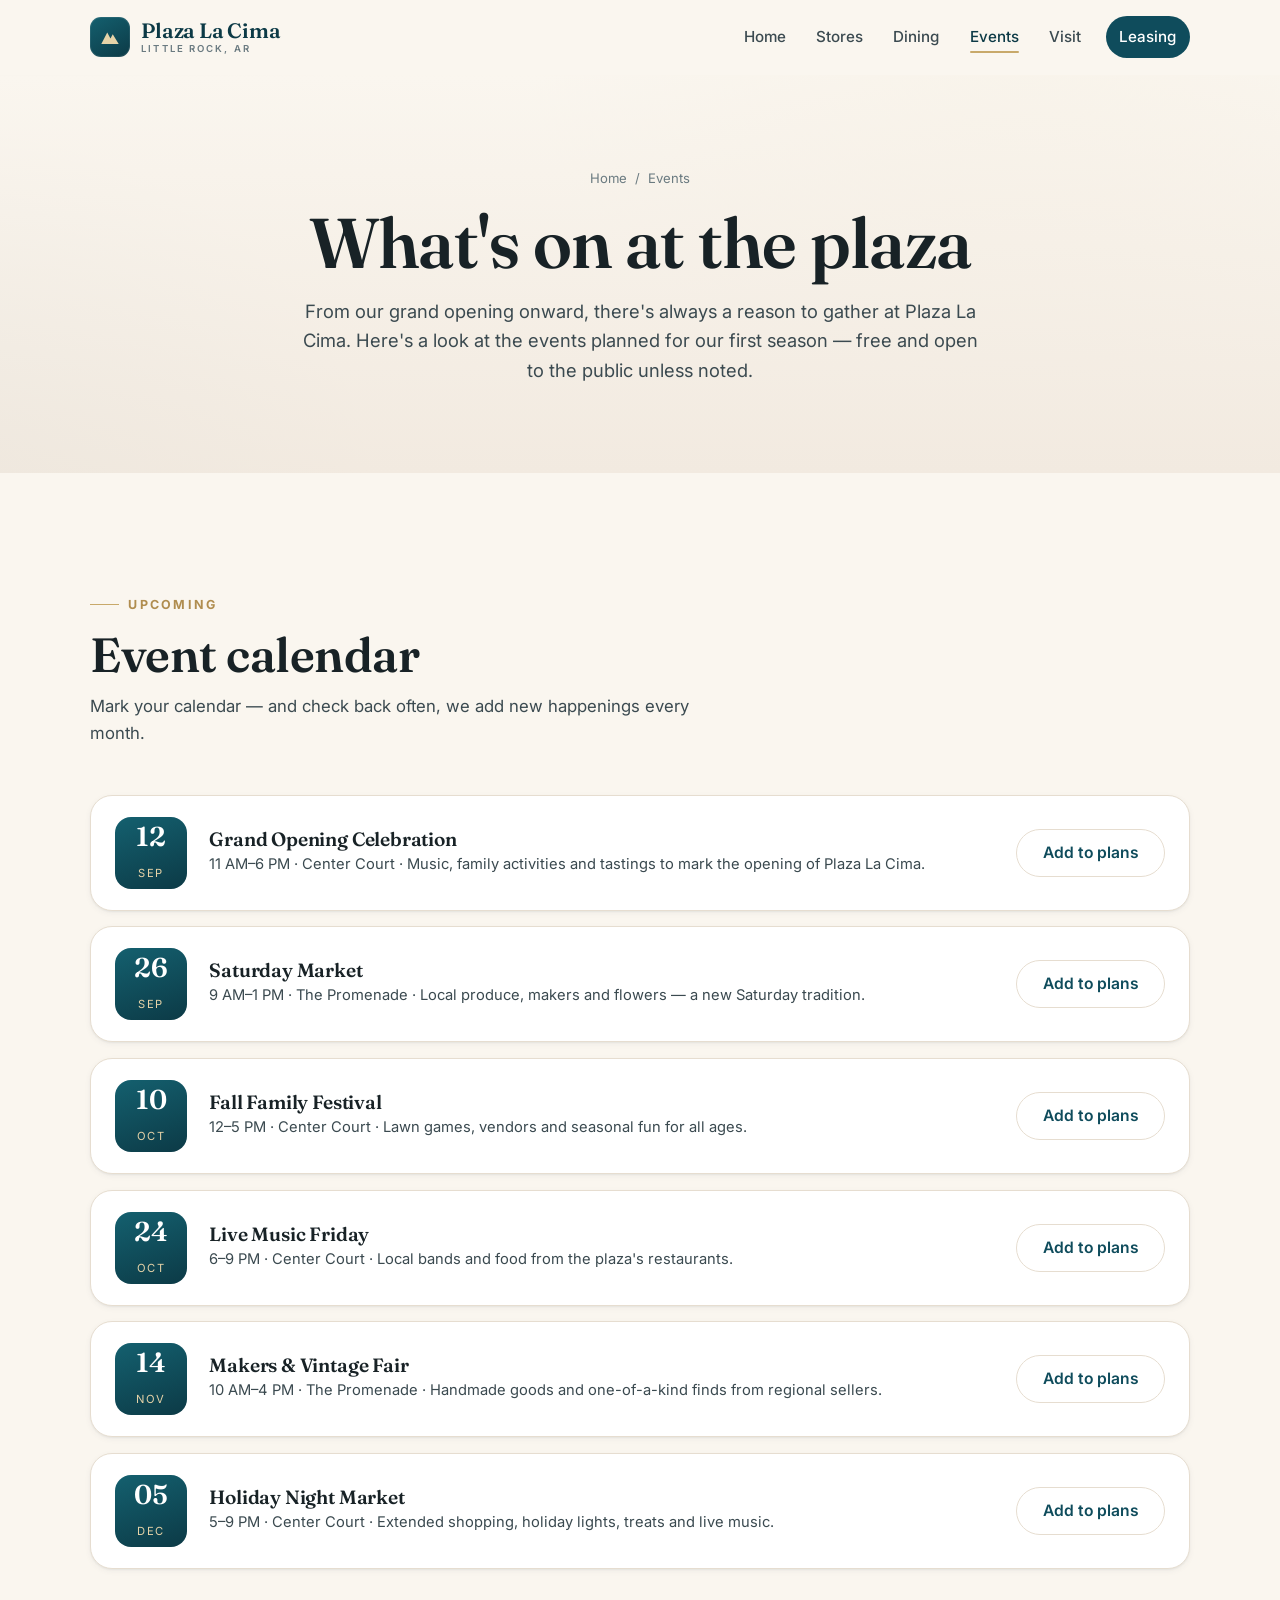
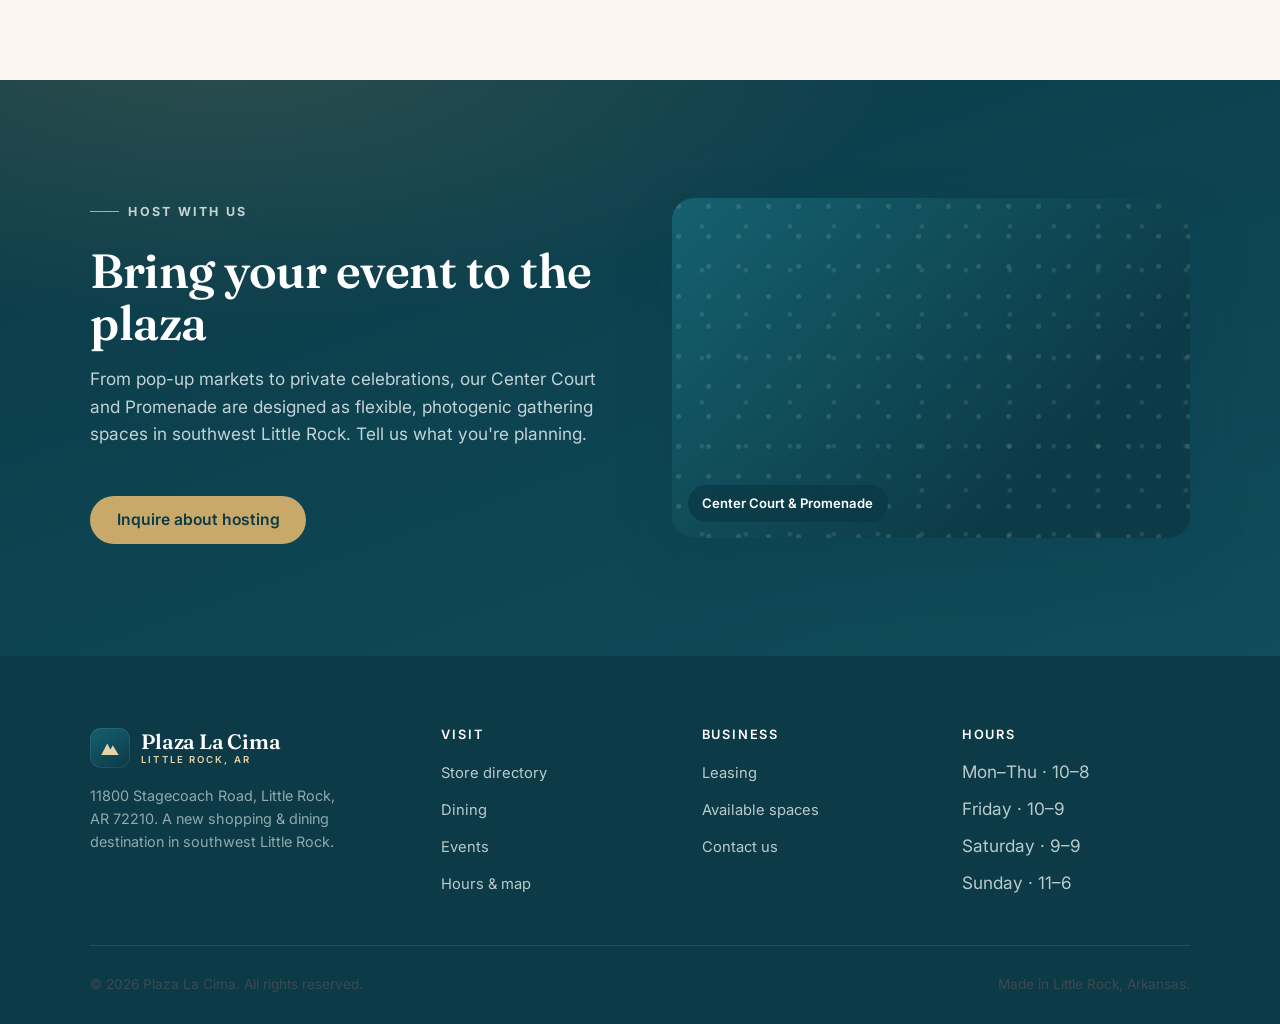
<file: events.html>
<!DOCTYPE html>
<html lang="en">
<head>
  <meta charset="UTF-8" />
  <meta name="viewport" content="width=device-width, initial-scale=1.0" />
  <meta name="description" content="What's on at Plaza La Cima in Little Rock, AR — live music, farmers markets, family festivals, and night markets all season long. Free and open to the public." />
  <meta name="theme-color" content="#0c3a46" />
  <title>Events | Plaza La Cima, Little Rock</title>
  <link rel="preconnect" href="https://fonts.googleapis.com" />
  <link rel="preconnect" href="https://fonts.gstatic.com" crossorigin />
  <link href="https://fonts.googleapis.com/css2?family=Fraunces:ital,opsz,wght@0,9..144,500;0,9..144,600;1,9..144,600&family=Inter:wght@400;500;600;700&display=swap" rel="stylesheet" />
  <link rel="stylesheet" href="styles.css" />
</head>
<body class="page-fade">
  <a href="#main" class="skip-link">Skip to content</a>

  <header class="site-header">
    <div class="container nav-inner">
      <a href="index.html" class="brand" aria-label="Plaza La Cima — home">
        <span class="brand-mark" aria-hidden="true">
          <svg viewBox="0 0 24 24" fill="none"><path d="M2.5 19.5 9 7l3.5 6.5L15 9l6.5 10.5Z" fill="currentColor"/></svg>
        </span>
        <span class="brand-text">Plaza La&nbsp;Cima<small>Little Rock, AR</small></span>
      </a>
      <nav class="nav" aria-label="Primary">
        <button class="nav-toggle" aria-expanded="false" aria-controls="nav-menu" aria-label="Toggle menu">
          <span></span><span></span><span></span>
        </button>
        <ul class="nav-menu" id="nav-menu">
          <li><a href="index.html">Home</a></li>
          <li><a href="stores.html">Stores</a></li>
          <li><a href="dining.html">Dining</a></li>
          <li><a href="events.html" aria-current="page">Events</a></li>
          <li><a href="visit.html">Visit</a></li>
          <li><a href="leasing.html" class="nav-cta">Leasing</a></li>
        </ul>
      </nav>
    </div>
  </header>

  <main id="main">
    <section class="page-hero">
      <div class="hero-bg" aria-hidden="true"></div>
      <div class="container">
        <p class="crumbs"><a href="index.html">Home</a> <span aria-hidden="true">/</span> Events</p>
        <h1>What's on at the plaza</h1>
        <p class="lede">From our grand opening onward, there's always a reason to gather at Plaza La Cima. Here's a look at the events planned for our first season — free and open to the public unless noted.</p>
      </div>
    </section>

    <section class="section">
      <div class="container">
        <div class="section-head" data-reveal>
          <p class="eyebrow">Upcoming</p>
          <h2>Event calendar</h2>
          <p class="section-sub">Mark your calendar — and check back often, we add new happenings every month.</p>
        </div>
        <ul class="event-list" data-events-list><!-- populated by content.js --></ul>
      </div>
    </section>

    <section class="section section-dark">
      <div class="container split">
        <div class="split-copy" data-reveal>
          <p class="eyebrow eyebrow-light">Host with us</p>
          <h2>Bring your event to the plaza</h2>
          <p>
            From pop-up markets to private celebrations, our Center Court and Promenade
            are designed as flexible, photogenic gathering spaces in southwest Little
            Rock. Tell us what you're planning.
          </p>
          <a href="visit.html#contact" class="btn btn-gold" style="margin-top:1.5rem">Inquire about hosting</a>
        </div>
        <div class="split-media" data-reveal>
          <div class="media-fill ph-1 ph-pattern" aria-hidden="true"></div>
          <span class="media-tag">Center Court &amp; Promenade</span>
        </div>
      </div>
    </section>
  </main>

  <footer class="site-footer">
    <div class="container">
      <div class="footer-inner">
        <div class="footer-brand">
          <a href="index.html" class="brand">
            <span class="brand-mark" aria-hidden="true">
              <svg viewBox="0 0 24 24" fill="none"><path d="M2.5 19.5 9 7l3.5 6.5L15 9l6.5 10.5Z" fill="currentColor"/></svg>
            </span>
            <span class="brand-text">Plaza La&nbsp;Cima<small>Little Rock, AR</small></span>
          </a>
          <p>11800 Stagecoach Road, Little Rock, AR 72210. A new shopping &amp; dining destination in southwest Little Rock.</p>
        </div>
        <div class="footer-col">
          <h4>Visit</h4>
          <ul>
            <li><a href="stores.html">Store directory</a></li>
            <li><a href="dining.html">Dining</a></li>
            <li><a href="events.html">Events</a></li>
            <li><a href="visit.html">Hours &amp; map</a></li>
          </ul>
        </div>
        <div class="footer-col">
          <h4>Business</h4>
          <ul>
            <li><a href="leasing.html">Leasing</a></li>
            <li><a href="leasing.html">Available spaces</a></li>
            <li><a href="visit.html#contact">Contact us</a></li>
          </ul>
        </div>
        <div class="footer-col">
          <h4>Hours</h4>
          <ul>
            <li>Mon–Thu · 10–8</li>
            <li>Friday · 10–9</li>
            <li>Saturday · 9–9</li>
            <li>Sunday · 11–6</li>
          </ul>
        </div>
      </div>
      <div class="footer-bottom">
        <p>© <span data-year>2026</span> Plaza La Cima. All rights reserved.</p>
        <p>Made in Little Rock, Arkansas.</p>
      </div>
    </div>
  </footer>

  <script src="data.js"></script>
  <script src="content.js"></script>
  <script src="app.js"></script>
</body>
</html>
</file>
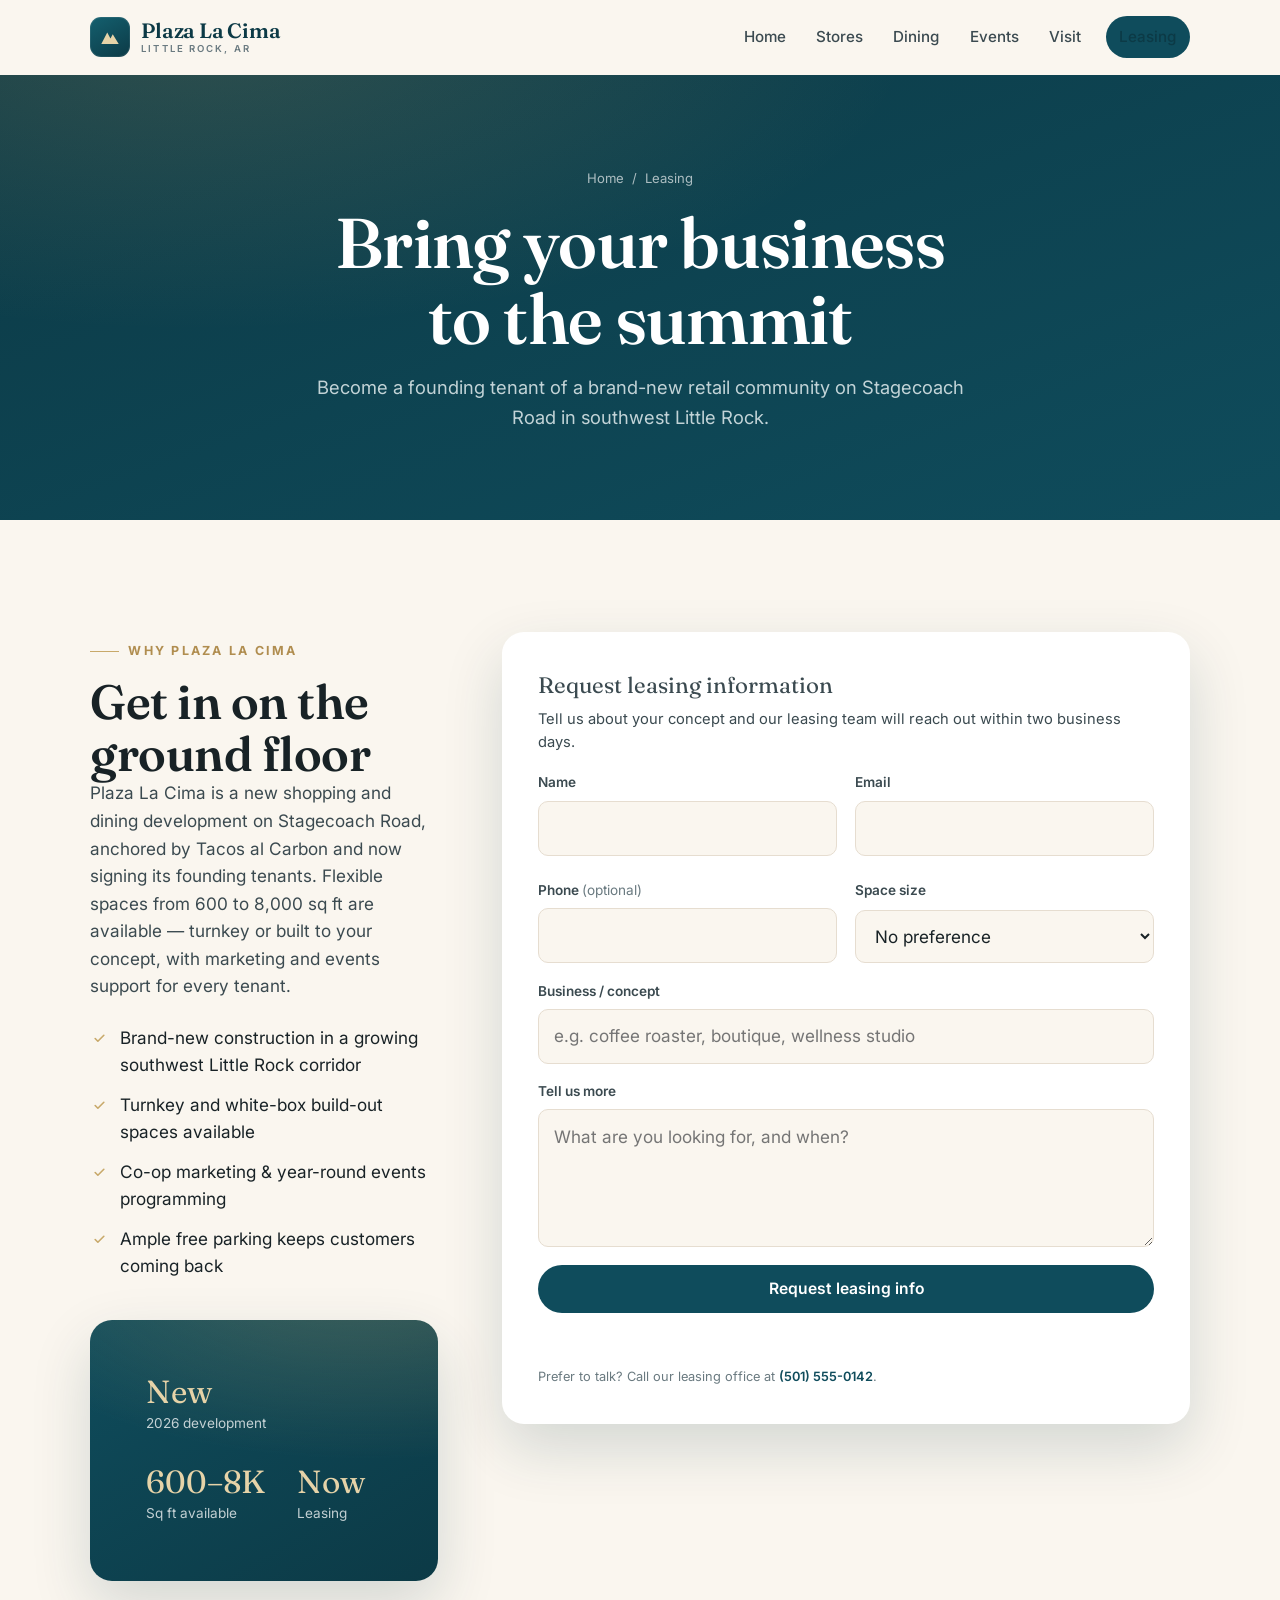
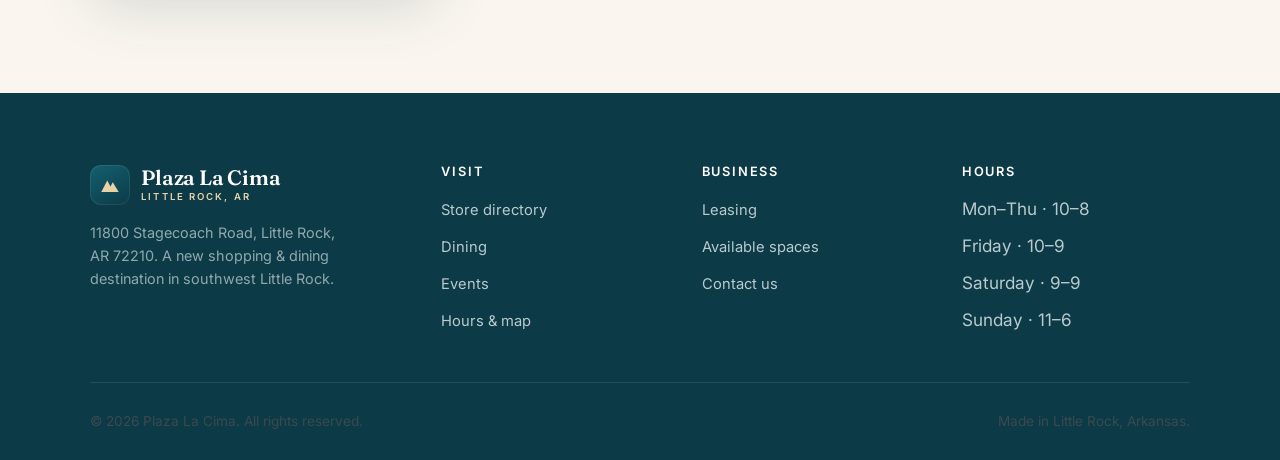
<file: leasing.html>
<!DOCTYPE html>
<html lang="en">
<head>
  <meta charset="UTF-8" />
  <meta name="viewport" content="width=device-width, initial-scale=1.0" />
  <meta name="description" content="Lease retail and restaurant space at Plaza La Cima, 11800 Stagecoach Road in southwest Little Rock, AR. Flexible spaces from 600 to 8,000 sq ft in a brand-new development." />
  <meta name="theme-color" content="#0c3a46" />
  <title>Leasing | Plaza La Cima, Little Rock</title>
  <link rel="preconnect" href="https://fonts.googleapis.com" />
  <link rel="preconnect" href="https://fonts.gstatic.com" crossorigin />
  <link href="https://fonts.googleapis.com/css2?family=Fraunces:ital,opsz,wght@0,9..144,500;0,9..144,600;1,9..144,600&family=Inter:wght@400;500;600;700&display=swap" rel="stylesheet" />
  <link rel="stylesheet" href="styles.css" />
</head>
<body class="page-fade">
  <a href="#main" class="skip-link">Skip to content</a>

  <header class="site-header">
    <div class="container nav-inner">
      <a href="index.html" class="brand" aria-label="Plaza La Cima — home">
        <span class="brand-mark" aria-hidden="true">
          <svg viewBox="0 0 24 24" fill="none"><path d="M2.5 19.5 9 7l3.5 6.5L15 9l6.5 10.5Z" fill="currentColor"/></svg>
        </span>
        <span class="brand-text">Plaza La&nbsp;Cima<small>Little Rock, AR</small></span>
      </a>
      <nav class="nav" aria-label="Primary">
        <button class="nav-toggle" aria-expanded="false" aria-controls="nav-menu" aria-label="Toggle menu">
          <span></span><span></span><span></span>
        </button>
        <ul class="nav-menu" id="nav-menu">
          <li><a href="index.html">Home</a></li>
          <li><a href="stores.html">Stores</a></li>
          <li><a href="dining.html">Dining</a></li>
          <li><a href="events.html">Events</a></li>
          <li><a href="visit.html">Visit</a></li>
          <li><a href="leasing.html" class="nav-cta" aria-current="page">Leasing</a></li>
        </ul>
      </nav>
    </div>
  </header>

  <main id="main">
    <section class="page-hero section-dark">
      <div class="container">
        <p class="crumbs"><a href="index.html">Home</a> <span aria-hidden="true">/</span> Leasing</p>
        <h1>Bring your business to the summit</h1>
        <p class="lede">Become a founding tenant of a brand-new retail community on Stagecoach Road in southwest Little Rock.</p>
      </div>
    </section>

    <section class="section">
      <div class="container leasing-wrap">
        <div class="leasing-copy">
          <p class="eyebrow">Why Plaza La Cima</p>
          <h2>Get in on the ground floor</h2>
          <p>
            Plaza La Cima is a new shopping and dining development on Stagecoach Road,
            anchored by Tacos al Carbon and now signing its founding tenants. Flexible
            spaces from 600 to 8,000 sq ft are available — turnkey or built to your
            concept, with marketing and events support for every tenant.
          </p>
          <ul class="leasing-points">
            <li>Brand-new construction in a growing southwest Little Rock corridor</li>
            <li>Turnkey and white-box build-out spaces available</li>
            <li>Co-op marketing &amp; year-round events programming</li>
            <li>Ample free parking keeps customers coming back</li>
          </ul>
          <div class="cta-band" style="margin-top:2.5rem; text-align:left">
            <dl class="lease-stats" style="margin-top:0; padding-top:0; border:0">
              <div><dt>New</dt><dd>2026 development</dd></div>
              <div><dt>600–8K</dt><dd>Sq ft available</dd></div>
              <div><dt>Now</dt><dd>Leasing</dd></div>
            </dl>
          </div>
        </div>

        <form class="leasing-form" id="leasing-form" novalidate>
          <div>
            <p class="form-title">Request leasing information</p>
            <p style="font-size:.92rem">Tell us about your concept and our leasing team will reach out within two business days.</p>
          </div>
          <div class="field-row">
            <div class="field">
              <label for="name">Name</label>
              <input id="name" name="name" type="text" required autocomplete="name" />
              <span class="err" aria-live="polite"></span>
            </div>
            <div class="field">
              <label for="email">Email</label>
              <input id="email" name="email" type="email" required autocomplete="email" />
              <span class="err" aria-live="polite"></span>
            </div>
          </div>
          <div class="field-row">
            <div class="field">
              <label for="phone">Phone <span style="color:var(--muted); font-weight:400">(optional)</span></label>
              <input id="phone" name="phone" type="tel" autocomplete="tel" />
            </div>
            <div class="field">
              <label for="size">Space size</label>
              <select id="size" name="size">
                <option value="">No preference</option>
                <option>600 – 1,500 sq ft</option>
                <option>1,500 – 3,500 sq ft</option>
                <option>3,500 – 8,000 sq ft</option>
                <option>Food hall counter</option>
              </select>
            </div>
          </div>
          <div class="field">
            <label for="business">Business / concept</label>
            <input id="business" name="business" type="text" placeholder="e.g. coffee roaster, boutique, wellness studio" />
          </div>
          <div class="field">
            <label for="message">Tell us more</label>
            <textarea id="message" name="message" rows="4" placeholder="What are you looking for, and when?"></textarea>
          </div>
          <button type="submit" class="btn btn-primary btn-block">Request leasing info</button>
          <p class="form-note" id="form-note" role="status" aria-live="polite"></p>
          <p style="font-size:.8rem; color:var(--muted); margin:0">
            Prefer to talk? Call our leasing office at <a href="tel:+15015550142" style="color:var(--teal-800); font-weight:600">(501) 555-0142</a>.
          </p>
        </form>
      </div>
    </section>
  </main>

  <footer class="site-footer">
    <div class="container">
      <div class="footer-inner">
        <div class="footer-brand">
          <a href="index.html" class="brand">
            <span class="brand-mark" aria-hidden="true">
              <svg viewBox="0 0 24 24" fill="none"><path d="M2.5 19.5 9 7l3.5 6.5L15 9l6.5 10.5Z" fill="currentColor"/></svg>
            </span>
            <span class="brand-text">Plaza La&nbsp;Cima<small>Little Rock, AR</small></span>
          </a>
          <p>11800 Stagecoach Road, Little Rock, AR 72210. A new shopping &amp; dining destination in southwest Little Rock.</p>
        </div>
        <div class="footer-col">
          <h4>Visit</h4>
          <ul>
            <li><a href="stores.html">Store directory</a></li>
            <li><a href="dining.html">Dining</a></li>
            <li><a href="events.html">Events</a></li>
            <li><a href="visit.html">Hours &amp; map</a></li>
          </ul>
        </div>
        <div class="footer-col">
          <h4>Business</h4>
          <ul>
            <li><a href="leasing.html">Leasing</a></li>
            <li><a href="leasing.html">Available spaces</a></li>
            <li><a href="visit.html#contact">Contact us</a></li>
          </ul>
        </div>
        <div class="footer-col">
          <h4>Hours</h4>
          <ul>
            <li>Mon–Thu · 10–8</li>
            <li>Friday · 10–9</li>
            <li>Saturday · 9–9</li>
            <li>Sunday · 11–6</li>
          </ul>
        </div>
      </div>
      <div class="footer-bottom">
        <p>© <span data-year>2026</span> Plaza La Cima. All rights reserved.</p>
        <p>Made in Little Rock, Arkansas.</p>
      </div>
    </div>
  </footer>

  <script src="app.js"></script>
</body>
</html>
</file>
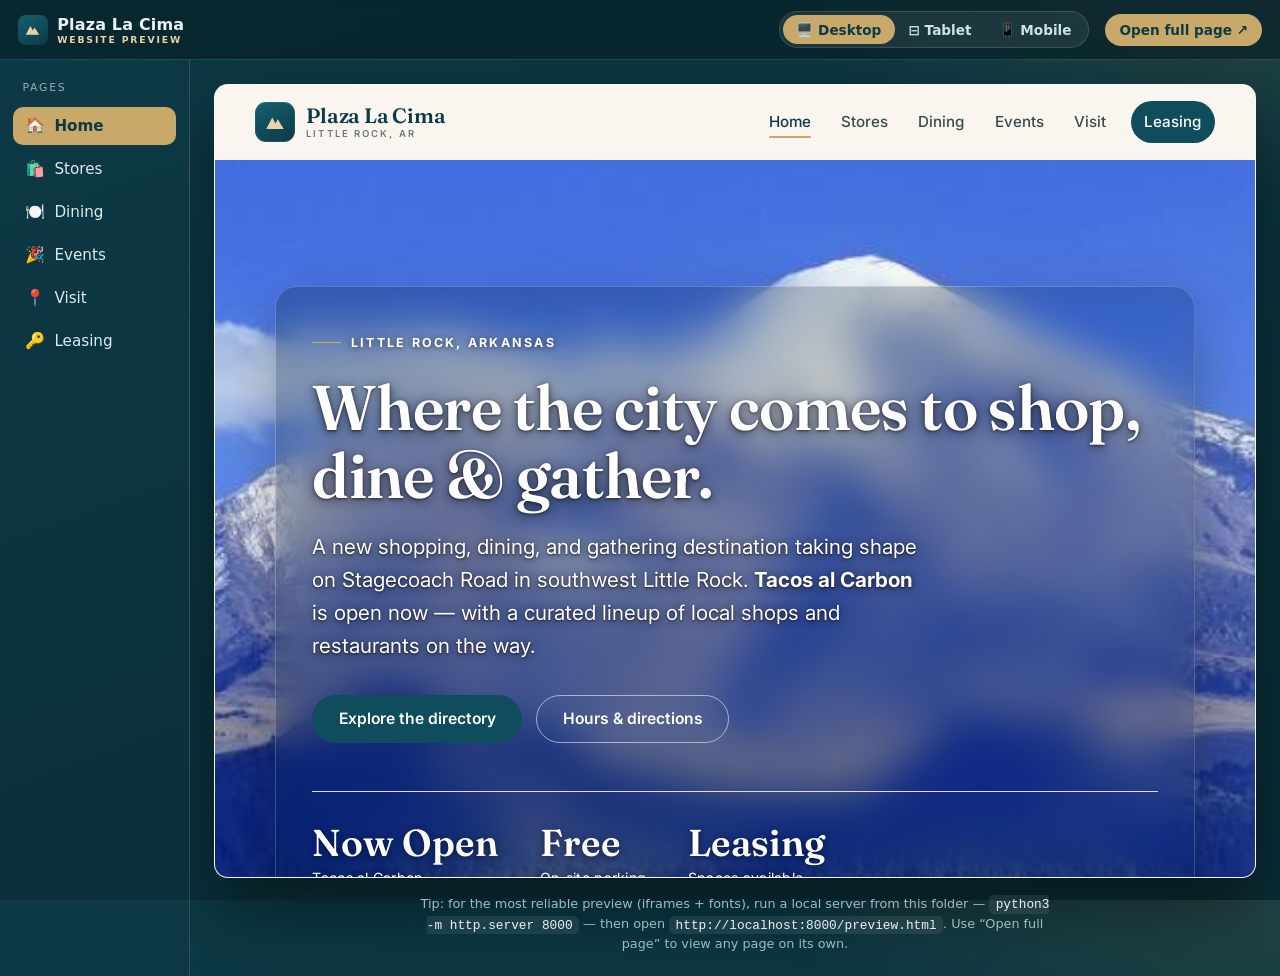
<file: preview.html>
<!DOCTYPE html>
<html lang="en">
<head>
  <meta charset="UTF-8" />
  <meta name="viewport" content="width=device-width, initial-scale=1.0" />
  <title>Preview · Plaza La Cima website</title>
  <style>
    :root {
      --teal-900: #0c3a46;
      --teal-800: #0f4c5c;
      --teal-700: #14606f;
      --gold: #c8a96a;
      --gold-300: #e6d3a8;
      --cream: #faf6ef;
      --line: rgba(255,255,255,0.14);
      --bar-h: 60px;
    }
    * { box-sizing: border-box; margin: 0; }
    html, body { height: 100%; }
    body {
      font-family: "Inter", system-ui, -apple-system, "Segoe UI", Roboto, sans-serif;
      background:
        radial-gradient(900px 500px at 100% -10%, rgba(200,169,106,.18), transparent 60%),
        linear-gradient(160deg, #0c3a46, #0a2c35);
      color: #eaf3f4;
      min-height: 100%;
    }

    /* Top bar */
    .bar {
      height: var(--bar-h);
      display: flex;
      align-items: center;
      gap: 1rem;
      padding: 0 1.1rem;
      border-bottom: 1px solid var(--line);
      background: rgba(8,32,39,.7);
      backdrop-filter: blur(10px);
      position: sticky; top: 0; z-index: 10;
    }
    .brand { display: flex; align-items: center; gap: .6rem; font-weight: 700; letter-spacing: .01em; white-space: nowrap; }
    .mark {
      width: 30px; height: 30px; flex: none; border-radius: 8px;
      display: grid; place-items: center;
      background: linear-gradient(150deg, var(--teal-700), var(--teal-900));
      color: var(--gold-300);
    }
    .mark svg { width: 17px; height: 17px; }
    .brand small { display: block; font-size: .58rem; letter-spacing: .2em; text-transform: uppercase; color: var(--gold-300); font-weight: 600; }

    .spacer { flex: 1; }

    .seg { display: inline-flex; background: rgba(255,255,255,.07); border: 1px solid var(--line); border-radius: 999px; padding: 3px; }
    .seg button {
      font: inherit; font-size: .85rem; font-weight: 600;
      color: #cfe2e5; background: transparent; border: 0; cursor: pointer;
      padding: .4rem .85rem; border-radius: 999px; display: inline-flex; align-items: center; gap: .4rem;
    }
    .seg button.active { background: var(--gold); color: var(--teal-900); }

    .open-link {
      font-size: .85rem; font-weight: 600; color: var(--teal-900);
      background: var(--gold); padding: .5rem .9rem; border-radius: 999px;
      text-decoration: none; white-space: nowrap;
    }
    .open-link:hover { background: var(--gold-300); }

    /* Layout: page tabs + stage */
    .wrap { display: flex; min-height: calc(100vh - var(--bar-h)); }

    nav.tabs {
      width: 190px; flex: none; padding: 1rem .8rem; border-right: 1px solid var(--line);
      display: flex; flex-direction: column; gap: .3rem;
    }
    nav.tabs .label { font-size: .68rem; text-transform: uppercase; letter-spacing: .16em; color: #8fb0b5; padding: .3rem .6rem .5rem; }
    nav.tabs button {
      font: inherit; text-align: left; font-size: .95rem; font-weight: 500;
      color: #dbeaec; background: transparent; border: 0; cursor: pointer;
      padding: .6rem .75rem; border-radius: 10px; display: flex; align-items: center; gap: .6rem;
      transition: background .15s ease, color .15s ease;
    }
    nav.tabs button:hover { background: rgba(255,255,255,.06); }
    nav.tabs button.active { background: var(--gold); color: var(--teal-900); font-weight: 600; }
    nav.tabs .dot { font-size: 1rem; }

    /* Stage */
    .stage {
      flex: 1; display: grid; place-items: start center;
      padding: 1.5rem; overflow: auto;
    }
    .device {
      width: 100%;
      max-width: 1280px;
      background: var(--cream);
      border-radius: 14px;
      overflow: hidden;
      box-shadow: 0 30px 70px rgba(0,0,0,.45);
      border: 1px solid rgba(255,255,255,.08);
      transition: max-width .35s cubic-bezier(.22,1,.36,1);
    }
    .device.mobile { max-width: 390px; border-radius: 28px; padding: 10px; background: #11333c; }
    .device.tablet { max-width: 834px; }
    .device .screen { width: 100%; height: calc(100vh - var(--bar-h) - 3rem); background: var(--cream); border-radius: 8px; overflow: hidden; }
    .device.mobile .screen { height: calc(100vh - var(--bar-h) - 3rem - 20px); border-radius: 20px; }
    iframe { width: 100%; height: 100%; border: 0; display: block; background: var(--cream); }

    .hint {
      margin-top: 1rem; font-size: .8rem; color: #9cbcc1; text-align: center; max-width: 640px;
      line-height: 1.5;
    }
    .hint code { background: rgba(255,255,255,.08); padding: .1rem .4rem; border-radius: 5px; color: #eaf3f4; }

    @media (max-width: 720px) {
      nav.tabs { display: none; }
      .brand small { display: none; }
    }
  </style>
</head>
<body>
  <div class="bar">
    <span class="brand">
      <span class="mark" aria-hidden="true">
        <svg viewBox="0 0 24 24" fill="none"><path d="M2.5 19.5 9 7l3.5 6.5L15 9l6.5 10.5Z" fill="currentColor"/></svg>
      </span>
      <span>Plaza La Cima<small>Website preview</small></span>
    </span>

    <span class="spacer"></span>

    <div class="seg" role="group" aria-label="Device size">
      <button data-device="desktop" class="active">🖥️ Desktop</button>
      <button data-device="tablet">⊟ Tablet</button>
      <button data-device="mobile">📱 Mobile</button>
    </div>

    <a class="open-link" id="open-new" href="index.html" target="_blank" rel="noopener">Open full page ↗</a>
  </div>

  <div class="wrap">
    <nav class="tabs" aria-label="Pages">
      <span class="label">Pages</span>
      <button data-page="index.html" class="active"><span class="dot">🏠</span> Home</button>
      <button data-page="stores.html"><span class="dot">🛍️</span> Stores</button>
      <button data-page="dining.html"><span class="dot">🍽️</span> Dining</button>
      <button data-page="events.html"><span class="dot">🎉</span> Events</button>
      <button data-page="visit.html"><span class="dot">📍</span> Visit</button>
      <button data-page="leasing.html"><span class="dot">🔑</span> Leasing</button>
    </nav>

    <div class="stage">
      <div class="device" id="device">
        <div class="screen">
          <iframe id="frame" src="index.html" title="Plaza La Cima preview" loading="eager"></iframe>
        </div>
      </div>
      <p class="hint">
        Tip: for the most reliable preview (iframes + fonts), run a local server from this folder —
        <code>python3 -m http.server 8000</code> — then open <code>http://localhost:8000/preview.html</code>.
        Use “Open full page” to view any page on its own.
      </p>
    </div>
  </div>

  <script>
    (function () {
      var frame = document.getElementById("frame");
      var device = document.getElementById("device");
      var openNew = document.getElementById("open-new");
      var pageBtns = document.querySelectorAll("nav.tabs button");
      var devBtns = document.querySelectorAll(".seg button");

      function setActive(list, el) {
        list.forEach(function (b) { b.classList.remove("active"); });
        el.classList.add("active");
      }

      pageBtns.forEach(function (btn) {
        btn.addEventListener("click", function () {
          var page = btn.dataset.page;
          frame.src = page;
          openNew.href = page;
          setActive(pageBtns, btn);
        });
      });

      devBtns.forEach(function (btn) {
        btn.addEventListener("click", function () {
          device.classList.remove("mobile", "tablet");
          if (btn.dataset.device === "mobile") device.classList.add("mobile");
          if (btn.dataset.device === "tablet") device.classList.add("tablet");
          setActive(devBtns, btn);
        });
      });
    })();
  </script>
</body>
</html>
</file>
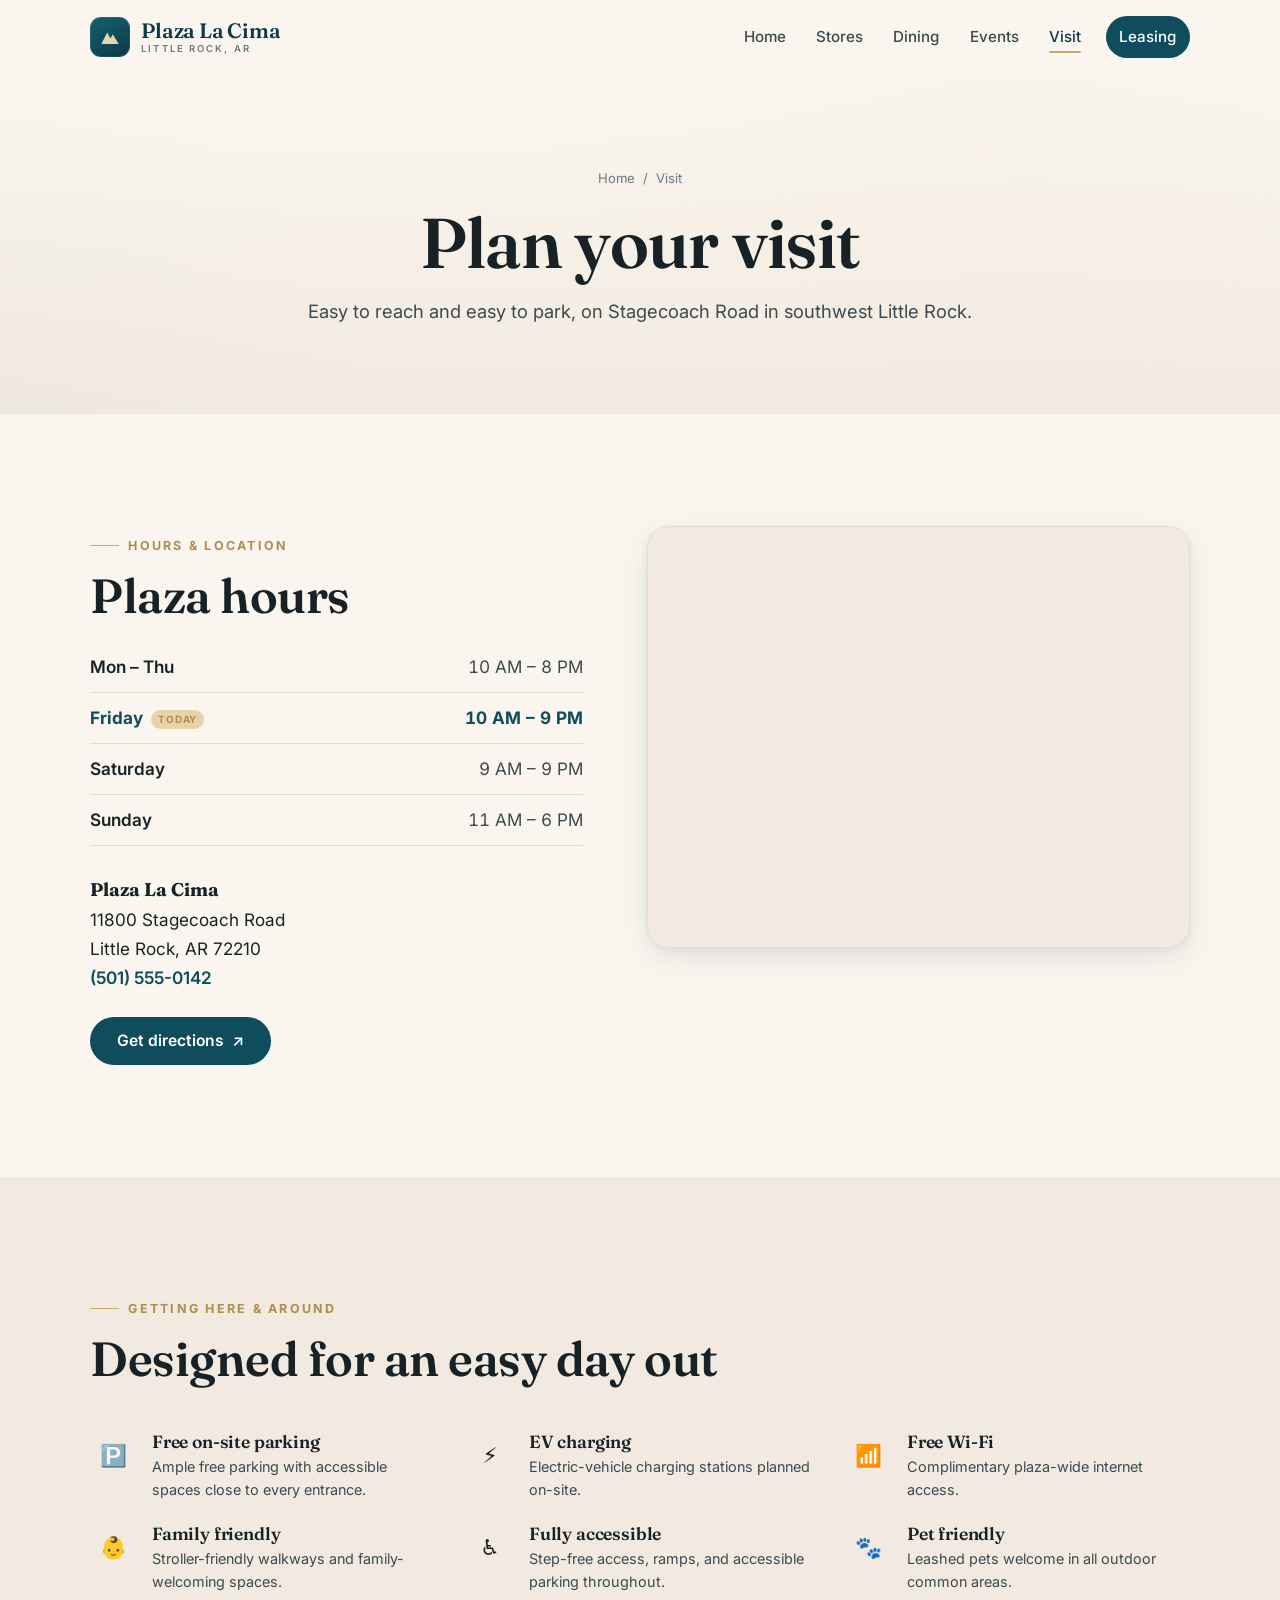
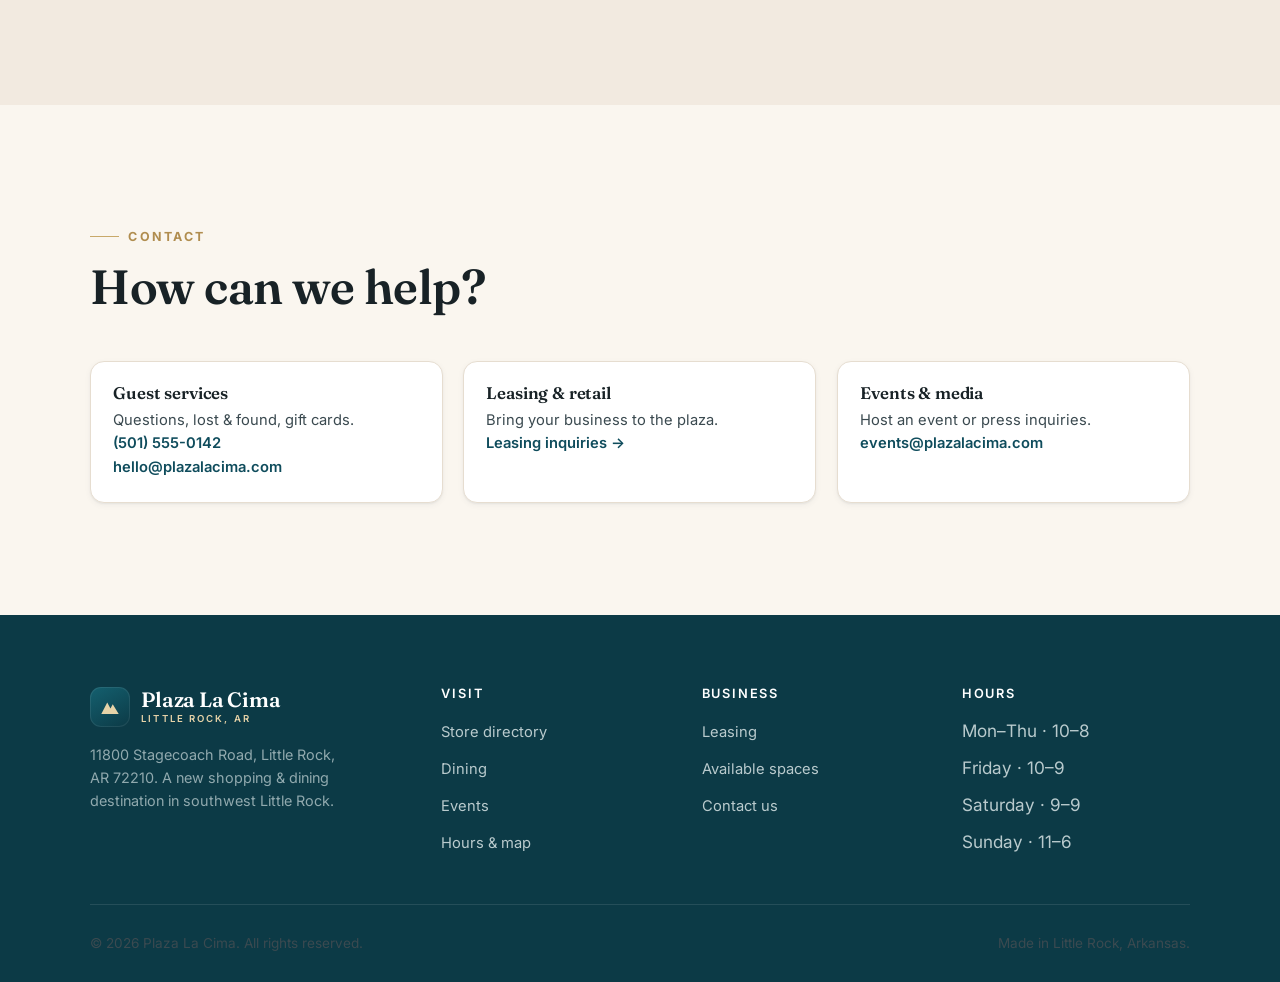
<file: visit.html>
<!DOCTYPE html>
<html lang="en">
<head>
  <meta charset="UTF-8" />
  <meta name="viewport" content="width=device-width, initial-scale=1.0" />
  <meta name="description" content="Plan your visit to Plaza La Cima, 11800 Stagecoach Road, Little Rock, AR 72210 — hours, directions, free parking, and accessibility details in southwest Little Rock." />
  <meta name="theme-color" content="#0c3a46" />
  <title>Visit &amp; Hours | Plaza La Cima, Little Rock</title>
  <link rel="preconnect" href="https://fonts.googleapis.com" />
  <link rel="preconnect" href="https://fonts.gstatic.com" crossorigin />
  <link href="https://fonts.googleapis.com/css2?family=Fraunces:ital,opsz,wght@0,9..144,500;0,9..144,600;1,9..144,600&family=Inter:wght@400;500;600;700&display=swap" rel="stylesheet" />
  <link rel="stylesheet" href="styles.css" />
</head>
<body class="page-fade">
  <a href="#main" class="skip-link">Skip to content</a>

  <header class="site-header">
    <div class="container nav-inner">
      <a href="index.html" class="brand" aria-label="Plaza La Cima — home">
        <span class="brand-mark" aria-hidden="true">
          <svg viewBox="0 0 24 24" fill="none"><path d="M2.5 19.5 9 7l3.5 6.5L15 9l6.5 10.5Z" fill="currentColor"/></svg>
        </span>
        <span class="brand-text">Plaza La&nbsp;Cima<small>Little Rock, AR</small></span>
      </a>
      <nav class="nav" aria-label="Primary">
        <button class="nav-toggle" aria-expanded="false" aria-controls="nav-menu" aria-label="Toggle menu">
          <span></span><span></span><span></span>
        </button>
        <ul class="nav-menu" id="nav-menu">
          <li><a href="index.html">Home</a></li>
          <li><a href="stores.html">Stores</a></li>
          <li><a href="dining.html">Dining</a></li>
          <li><a href="events.html">Events</a></li>
          <li><a href="visit.html" aria-current="page">Visit</a></li>
          <li><a href="leasing.html" class="nav-cta">Leasing</a></li>
        </ul>
      </nav>
    </div>
  </header>

  <main id="main">
    <section class="page-hero">
      <div class="hero-bg" aria-hidden="true"></div>
      <div class="container">
        <p class="crumbs"><a href="index.html">Home</a> <span aria-hidden="true">/</span> Visit</p>
        <h1>Plan your visit</h1>
        <p class="lede">Easy to reach and easy to park, on Stagecoach Road in southwest Little Rock.</p>
      </div>
    </section>

    <!-- Hours + map -->
    <section class="section">
      <div class="container visit-wrap">
        <div class="visit-info">
          <p class="eyebrow">Hours &amp; location</p>
          <h2>Plaza hours</h2>
          <table class="hours" aria-label="Opening hours">
            <tbody>
              <tr data-day="1,2,3,4"><th scope="row">Mon – Thu</th><td>10 AM – 8 PM</td></tr>
              <tr data-day="5"><th scope="row">Friday</th><td>10 AM – 9 PM</td></tr>
              <tr data-day="6"><th scope="row">Saturday</th><td>9 AM – 9 PM</td></tr>
              <tr data-day="0"><th scope="row">Sunday</th><td>11 AM – 6 PM</td></tr>
            </tbody>
          </table>
          <address class="address">
            <strong>Plaza La Cima</strong><br />
            11800 Stagecoach Road<br />
            Little Rock, AR 72210<br />
            <a href="tel:+15015550142">(501) 555-0142</a>
          </address>
          <a class="btn btn-primary" href="https://www.google.com/maps/dir/?api=1&destination=11800+Stagecoach+Road+Little+Rock+AR+72210" target="_blank" rel="noopener">Get directions <span aria-hidden="true">↗</span></a>
        </div>
        <div class="visit-map" data-reveal>
          <iframe
            title="Map of Plaza La Cima, 11800 Stagecoach Road, Little Rock, AR"
            loading="lazy"
            referrerpolicy="no-referrer-when-downgrade"
            src="https://www.google.com/maps?q=11800+Stagecoach+Road,+Little+Rock,+AR+72210&output=embed">
          </iframe>
        </div>
      </div>
    </section>

    <!-- Getting here / amenities -->
    <section class="section section-alt">
      <div class="container">
        <div class="section-head" data-reveal>
          <p class="eyebrow">Getting here &amp; around</p>
          <h2>Designed for an easy day out</h2>
        </div>
        <ul class="amenity-grid">
          <li data-reveal><span aria-hidden="true">🅿️</span><div><h3>Free on-site parking</h3><p>Ample free parking with accessible spaces close to every entrance.</p></div></li>
          <li data-reveal style="--reveal-delay:.05s"><span aria-hidden="true">⚡</span><div><h3>EV charging</h3><p>Electric-vehicle charging stations planned on-site.</p></div></li>
          <li data-reveal style="--reveal-delay:.1s"><span aria-hidden="true">📶</span><div><h3>Free Wi-Fi</h3><p>Complimentary plaza-wide internet access.</p></div></li>
          <li data-reveal style="--reveal-delay:.15s"><span aria-hidden="true">👶</span><div><h3>Family friendly</h3><p>Stroller-friendly walkways and family-welcoming spaces.</p></div></li>
          <li data-reveal style="--reveal-delay:.2s"><span aria-hidden="true">♿</span><div><h3>Fully accessible</h3><p>Step-free access, ramps, and accessible parking throughout.</p></div></li>
          <li data-reveal style="--reveal-delay:.25s"><span aria-hidden="true">🐾</span><div><h3>Pet friendly</h3><p>Leashed pets welcome in all outdoor common areas.</p></div></li>
        </ul>
      </div>
    </section>

    <!-- Contact -->
    <section class="section" id="contact">
      <div class="container">
        <div class="section-head" data-reveal>
          <p class="eyebrow">Contact</p>
          <h2>How can we help?</h2>
        </div>
        <div class="contact-cards">
          <div class="contact-card" data-reveal>
            <h3>Guest services</h3>
            <p>Questions, lost &amp; found, gift cards.</p>
            <p><a href="tel:+15015550142">(501) 555-0142</a><br /><a href="mailto:hello@plazalacima.com">hello@plazalacima.com</a></p>
          </div>
          <div class="contact-card" data-reveal style="--reveal-delay:.05s">
            <h3>Leasing &amp; retail</h3>
            <p>Bring your business to the plaza.</p>
            <p><a href="leasing.html">Leasing inquiries →</a></p>
          </div>
          <div class="contact-card" data-reveal style="--reveal-delay:.1s">
            <h3>Events &amp; media</h3>
            <p>Host an event or press inquiries.</p>
            <p><a href="mailto:events@plazalacima.com">events@plazalacima.com</a></p>
          </div>
        </div>
      </div>
    </section>
  </main>

  <footer class="site-footer">
    <div class="container">
      <div class="footer-inner">
        <div class="footer-brand">
          <a href="index.html" class="brand">
            <span class="brand-mark" aria-hidden="true">
              <svg viewBox="0 0 24 24" fill="none"><path d="M2.5 19.5 9 7l3.5 6.5L15 9l6.5 10.5Z" fill="currentColor"/></svg>
            </span>
            <span class="brand-text">Plaza La&nbsp;Cima<small>Little Rock, AR</small></span>
          </a>
          <p>11800 Stagecoach Road, Little Rock, AR 72210. A new shopping &amp; dining destination in southwest Little Rock.</p>
        </div>
        <div class="footer-col">
          <h4>Visit</h4>
          <ul>
            <li><a href="stores.html">Store directory</a></li>
            <li><a href="dining.html">Dining</a></li>
            <li><a href="events.html">Events</a></li>
            <li><a href="visit.html">Hours &amp; map</a></li>
          </ul>
        </div>
        <div class="footer-col">
          <h4>Business</h4>
          <ul>
            <li><a href="leasing.html">Leasing</a></li>
            <li><a href="leasing.html">Available spaces</a></li>
            <li><a href="visit.html#contact">Contact us</a></li>
          </ul>
        </div>
        <div class="footer-col">
          <h4>Hours</h4>
          <ul>
            <li>Mon–Thu · 10–8</li>
            <li>Friday · 10–9</li>
            <li>Saturday · 9–9</li>
            <li>Sunday · 11–6</li>
          </ul>
        </div>
      </div>
      <div class="footer-bottom">
        <p>© <span data-year>2026</span> Plaza La Cima. All rights reserved.</p>
        <p>Made in Little Rock, Arkansas.</p>
      </div>
    </div>
  </footer>

  <script src="app.js"></script>
</body>
</html>
</file>
<file: styles.css>
/* =============================================================
   Plaza La Cima — Design System & Styles
   Elegant, upscale, fast. Vanilla CSS. No build step.
   ============================================================= */

/* ---------- Design tokens ---------- */
:root {
  /* Brand palette — "the summit": deep teal + warm gold + soft neutrals */
  --ink: #182226;
  --ink-soft: #3b4a50;
  --muted: #6a7a80;
  --line: #e6ddd0;
  --cream: #faf6ef;
  --cream-deep: #f2eae0;
  --paper: #ffffff;

  --teal-900: #0c3a46;
  --teal-800: #0f4c5c;
  --teal-700: #14606f;
  --teal-100: #d7eaed;

  --gold-600: #b08d4f;
  --gold-500: #c8a96a;
  --gold-300: #e6d3a8;

  /* Semantic */
  --bg: var(--cream);
  --fg: var(--ink);
  --accent: var(--gold-500);
  --accent-ink: var(--gold-600);
  --brand: var(--teal-800);
  --brand-deep: var(--teal-900);

  /* Type */
  --font-serif: "Fraunces", Georgia, "Times New Roman", serif;
  --font-sans: "Inter", system-ui, -apple-system, "Segoe UI", Roboto, sans-serif;

  /* Spacing / layout */
  --container: 1180px;
  --gutter: clamp(1.25rem, 4vw, 2.5rem);
  --radius: 14px;
  --radius-lg: 22px;
  --radius-pill: 999px;

  /* Shadows */
  --shadow-sm: 0 1px 2px rgba(12, 58, 70, 0.06), 0 2px 6px rgba(12, 58, 70, 0.05);
  --shadow-md: 0 10px 30px rgba(12, 58, 70, 0.10), 0 2px 8px rgba(12, 58, 70, 0.06);
  --shadow-lg: 0 24px 60px rgba(12, 58, 70, 0.16);

  /* Motion */
  --ease: cubic-bezier(0.22, 1, 0.36, 1);
  --ease-out: cubic-bezier(0.16, 1, 0.3, 1);
}

/* ---------- Reset / base ---------- */
*, *::before, *::after { box-sizing: border-box; }
* { margin: 0; }

html {
  scroll-behavior: smooth;
  -webkit-text-size-adjust: 100%;
  scroll-padding-top: 90px;
}

body {
  font-family: var(--font-sans);
  color: var(--fg);
  background: var(--bg);
  line-height: 1.6;
  font-size: clamp(1rem, 0.97rem + 0.15vw, 1.075rem);
  -webkit-font-smoothing: antialiased;
  text-rendering: optimizeLegibility;
  overflow-x: hidden;
}

img, svg, iframe { display: block; max-width: 100%; }
img { height: auto; }

a { color: inherit; text-decoration: none; }

h1, h2, h3, h4 {
  font-family: var(--font-serif);
  font-weight: 600;
  line-height: 1.08;
  letter-spacing: -0.01em;
  color: var(--ink);
}

h1 { font-size: clamp(2.4rem, 1.6rem + 3.6vw, 4.4rem); }
h2 { font-size: clamp(1.9rem, 1.4rem + 2vw, 3rem); }
h3 { font-size: clamp(1.15rem, 1rem + 0.5vw, 1.45rem); }

p { color: var(--ink-soft); }

::selection { background: var(--gold-300); color: var(--teal-900); }

:focus-visible {
  outline: 3px solid var(--teal-700);
  outline-offset: 3px;
  border-radius: 4px;
}

/* ---------- Layout helpers ---------- */
.container {
  width: 100%;
  max-width: var(--container);
  margin-inline: auto;
  padding-inline: var(--gutter);
}

.section { padding-block: clamp(3.5rem, 2rem + 7vw, 7rem); }
.section-alt { background: var(--cream-deep); }
.section-dark {
  background:
    radial-gradient(1200px 500px at 15% -10%, rgba(200, 169, 106, 0.18), transparent 60%),
    linear-gradient(160deg, var(--teal-900), var(--teal-800));
  color: #eaf3f4;
}
.section-dark h1, .section-dark h2, .section-dark h3 { color: #fff; }
.section-dark p { color: rgba(234, 243, 244, 0.82); }

.section-head { max-width: 640px; margin-bottom: clamp(2rem, 4vw, 3rem); }
.section-head.center { margin-inline: auto; text-align: center; }
.section-sub { margin-top: 0.75rem; font-size: 1.05rem; }

.eyebrow {
  font-family: var(--font-sans);
  text-transform: uppercase;
  letter-spacing: 0.18em;
  font-size: 0.78rem;
  font-weight: 700;
  color: var(--accent-ink);
  margin-bottom: 0.9rem;
  display: inline-flex;
  align-items: center;
  gap: 0.6rem;
}
.eyebrow::before {
  content: "";
  width: 1.8rem;
  height: 1px;
  background: var(--accent);
}
.eyebrow.center { justify-content: center; }
.eyebrow-light { color: var(--gold-300); }

.visually-hidden, .skip-link:not(:focus) {
  position: absolute !important;
  width: 1px; height: 1px;
  padding: 0; margin: -1px;
  overflow: hidden; clip: rect(0 0 0 0);
  white-space: nowrap; border: 0;
}

.skip-link {
  position: fixed;
  top: 0.75rem; left: 0.75rem;
  z-index: 200;
  background: var(--teal-900);
  color: #fff;
  padding: 0.6rem 1rem;
  border-radius: var(--radius);
}

/* ---------- Buttons ---------- */
.btn {
  --btn-bg: var(--teal-800);
  --btn-fg: #fff;
  display: inline-flex;
  align-items: center;
  gap: 0.55rem;
  font-family: var(--font-sans);
  font-weight: 600;
  font-size: 0.98rem;
  line-height: 1;
  padding: 0.95rem 1.6rem;
  border-radius: var(--radius-pill);
  border: 1px solid transparent;
  background: var(--btn-bg);
  color: var(--btn-fg);
  cursor: pointer;
  transition: transform 0.25s var(--ease), box-shadow 0.25s var(--ease),
    background 0.25s var(--ease), color 0.25s var(--ease);
  will-change: transform;
}
.btn:hover { transform: translateY(-2px); box-shadow: var(--shadow-md); }
.btn:active { transform: translateY(0); }

.btn-primary { --btn-bg: var(--teal-800); }
.btn-primary:hover { background: var(--teal-700); }

.btn-gold { --btn-bg: var(--gold-500); --btn-fg: var(--teal-900); color: var(--teal-900); }
.btn-gold:hover { background: var(--gold-300); color: var(--teal-900); }
.btn-gold:active { background: var(--gold-500); color: var(--teal-900); }

.btn-ghost {
  background: transparent;
  color: var(--teal-800);
  border-color: var(--line);
}
.btn-ghost:hover { background: var(--paper); border-color: var(--teal-700); }

.section-dark .btn-ghost { color: #fff; border-color: rgba(255,255,255,0.35); }
.section-dark .btn-ghost:hover { background: rgba(255,255,255,0.08); }

.btn-block { width: 100%; justify-content: center; }

.link-arrow {
  font-weight: 600;
  color: var(--teal-800);
  display: inline-flex;
  align-items: center;
  gap: 0.4rem;
}
.link-arrow .arr { transition: transform 0.3s var(--ease); }
.link-arrow:hover .arr { transform: translateX(4px); }

/* ============================================================
   Header / Navigation
   ============================================================ */
.site-header {
  position: sticky;
  top: 0;
  z-index: 100;
  background: rgba(250, 246, 239, 0.72);
  backdrop-filter: saturate(140%) blur(12px);
  -webkit-backdrop-filter: saturate(140%) blur(12px);
  border-bottom: 1px solid transparent;
  transition: border-color 0.3s var(--ease), background 0.3s var(--ease),
    box-shadow 0.3s var(--ease);
}
.site-header.scrolled {
  border-bottom-color: var(--line);
  box-shadow: var(--shadow-sm);
  background: rgba(250, 246, 239, 0.92);
}

.nav-inner {
  display: flex;
  align-items: center;
  justify-content: space-between;
  gap: 1rem;
  height: 74px;
}

.brand {
  display: inline-flex;
  align-items: center;
  gap: 0.7rem;
  font-family: var(--font-serif);
  font-weight: 600;
  font-size: 1.3rem;
  letter-spacing: -0.01em;
  color: var(--teal-900);
}
.brand-mark {
  display: grid;
  place-items: center;
  width: 40px; height: 40px;
  flex: none;
  border-radius: 11px;
  background: linear-gradient(150deg, var(--teal-700), var(--teal-900));
  color: var(--gold-300);
  box-shadow: inset 0 0 0 1px rgba(255,255,255,0.08);
}
.brand-mark svg { width: 22px; height: 22px; }
.brand-text { line-height: 1.05; }
.brand-text small {
  display: block;
  font-family: var(--font-sans);
  font-size: 0.6rem;
  letter-spacing: 0.22em;
  text-transform: uppercase;
  color: var(--muted);
  font-weight: 600;
  margin-top: 3px;
}

.nav { display: flex; align-items: center; gap: 0.5rem; }
.nav-menu {
  display: flex;
  align-items: center;
  gap: 0.2rem;
  list-style: none;
  padding: 0;
}
.nav-menu a {
  display: inline-block;
  padding: 0.55rem 0.85rem;
  border-radius: var(--radius-pill);
  font-weight: 500;
  font-size: 0.95rem;
  color: var(--ink-soft);
  position: relative;
  transition: color 0.2s var(--ease), background 0.2s var(--ease);
}
.nav-menu a:hover { color: var(--teal-900); background: rgba(15, 76, 92, 0.07); }
.nav-menu a[aria-current="page"] { color: var(--teal-900); }
.nav-menu a[aria-current="page"]::after {
  content: "";
  position: absolute;
  left: 0.85rem; right: 0.85rem; bottom: 0.32rem;
  height: 2px;
  border-radius: 2px;
  background: var(--accent);
}
.nav-menu .nav-cta {
  margin-left: 0.5rem;
  background: var(--teal-800);
  color: #fff;
}
.nav-menu .nav-cta:hover { background: var(--teal-700); color: #fff; }
.nav-menu .nav-cta::after { display: none; }

.nav-toggle {
  display: none;
  width: 46px; height: 46px;
  border: 1px solid var(--line);
  border-radius: 12px;
  background: var(--paper);
  cursor: pointer;
  position: relative;
}
.nav-toggle span {
  position: absolute;
  left: 12px; right: 12px;
  height: 2px;
  background: var(--teal-900);
  border-radius: 2px;
  transition: transform 0.3s var(--ease), opacity 0.2s var(--ease), top 0.3s var(--ease);
}
.nav-toggle span:nth-child(1) { top: 15px; }
.nav-toggle span:nth-child(2) { top: 22px; }
.nav-toggle span:nth-child(3) { top: 29px; }
.nav-toggle[aria-expanded="true"] span:nth-child(1) { top: 22px; transform: rotate(45deg); }
.nav-toggle[aria-expanded="true"] span:nth-child(2) { opacity: 0; }
.nav-toggle[aria-expanded="true"] span:nth-child(3) { top: 22px; transform: rotate(-45deg); }

/* ============================================================
   Hero
   ============================================================ */
.hero {
  position: relative;
  overflow: hidden;
  isolation: isolate;
  padding-block: clamp(3.5rem, 2rem + 9vw, 8rem);
}
.hero-bg {
  position: absolute;
  inset: 0;
  z-index: -2;
  background:
    radial-gradient(900px 600px at 80% -5%, rgba(200, 169, 106, 0.20), transparent 55%),
    radial-gradient(800px 700px at -5% 110%, rgba(15, 76, 92, 0.16), transparent 55%),
    linear-gradient(180deg, var(--cream), var(--cream-deep));
  background-size: cover;
  background-position: center;
}
/* Home hero: keep the photo clear. Legibility comes from a frosted-glass
   panel behind the text rather than a wash over the whole image. */
.hero .hero-bg::after { content: none; }

.hero-glass {
  background: linear-gradient(135deg, rgba(8, 22, 28, 0.30), rgba(8, 22, 28, 0.18));
  -webkit-backdrop-filter: blur(22px) saturate(125%);
  backdrop-filter: blur(22px) saturate(125%);
  border: 1px solid rgba(255, 255, 255, 0.18);
  border-radius: var(--radius-lg);
  padding: clamp(1.6rem, 3.5vw, 2.85rem);
  box-shadow: 0 24px 60px rgba(0, 0, 0, 0.28);
  max-width: 940px;
}

/* Bright, high-contrast text over the more-transparent glass panel */
.hero .eyebrow { color: #fff; text-shadow: 0 1px 6px rgba(0, 0, 0, 0.6); }
.hero h1 { color: #fff; text-shadow: 0 2px 12px rgba(0, 0, 0, 0.6), 0 1px 3px rgba(0, 0, 0, 0.55); }
.hero h1 span { color: #fff; font-style: normal; font-weight: 600; text-shadow: 0 2px 12px rgba(0, 0, 0, 0.6), 0 1px 3px rgba(0, 0, 0, 0.55); }
.hero .lede { color: #fff; text-shadow: 0 1px 8px rgba(0, 0, 0, 0.6), 0 1px 2px rgba(0, 0, 0, 0.55); }
.hero .lede strong { color: #fff; font-weight: 700; }
.hero-stats { border-top-color: rgba(255, 255, 255, 0.3); }
.hero-stats dt { color: #fff; text-shadow: 0 1px 6px rgba(0, 0, 0, 0.55); }
.hero-stats dd { color: #fff; text-shadow: 0 1px 6px rgba(0, 0, 0, 0.55); }
.hero .btn-ghost { color: #fff; border-color: rgba(255, 255, 255, 0.55); }
.hero .btn-ghost:hover { background: rgba(255, 255, 255, 0.16); border-color: #fff; color: #fff; }

/* Interior page hero scrim: centered text → fuller, even cream wash */
.page-hero .hero-bg::after {
  content: "";
  position: absolute;
  inset: 0;
  background: linear-gradient(180deg, rgba(250, 246, 239, 0.84), rgba(242, 234, 224, 0.90));
}

.hero-content { position: relative; max-width: 1000px; }
.hero h1 { margin-block: 0.4rem 1.3rem; }
.hero h1 span {
  color: #fff;
  font-style: normal;
  font-weight: 600;
}
.hero .lede {
  font-size: clamp(1.05rem, 1rem + 0.45vw, 1.3rem);
  max-width: 620px;
  color: #fff;
}
.hero-actions {
  display: flex;
  flex-wrap: wrap;
  gap: 0.85rem;
  margin-top: 2rem;
}

.hero-stats {
  display: flex;
  flex-wrap: wrap;
  gap: clamp(1.5rem, 4vw, 3.5rem);
  margin-top: 3rem;
  padding-top: 2rem;
  border-top: 1px solid var(--line);
}
.hero-stats > div { min-width: 90px; }
.hero-stats dt {
  font-family: var(--font-serif);
  font-size: clamp(1.7rem, 1.3rem + 1.6vw, 2.5rem);
  font-weight: 600;
  color: #fff;
  line-height: 1;
}
.hero-stats dd {
  margin-top: 0.4rem;
  font-size: 0.88rem;
  color: #fff;
  letter-spacing: 0.02em;
}

/* Page hero (interior pages) */
.page-hero {
  position: relative;
  isolation: isolate;
  overflow: hidden;
  padding-block: clamp(3rem, 2rem + 6vw, 5.5rem);
  text-align: center;
}
.page-hero .container { position: relative; max-width: 760px; }
.page-hero .lede { font-size: 1.15rem; margin-top: 1rem; }

/* breadcrumb */
.crumbs {
  display: inline-flex;
  gap: 0.5rem;
  align-items: center;
  font-size: 0.82rem;
  color: var(--muted);
  margin-bottom: 1rem;
}
.section-dark .crumbs { color: rgba(255,255,255,0.65); }
.crumbs a:hover { color: var(--accent); }
.section-dark .crumbs a:hover { color: var(--gold-300); }

/* ============================================================
   Highlights / feature cards
   ============================================================ */
.highlights {
  display: grid;
  grid-template-columns: repeat(4, 1fr);
  gap: 1.25rem;
  padding-block: clamp(2.5rem, 5vw, 4rem);
}
.highlight {
  background: var(--paper);
  border: 1px solid var(--line);
  border-radius: var(--radius-lg);
  padding: 1.6rem 1.5rem 1.7rem;
  box-shadow: var(--shadow-sm);
  transition: transform 0.4s var(--ease), box-shadow 0.4s var(--ease);
}
.highlight:hover { transform: translateY(-6px); box-shadow: var(--shadow-md); }
.highlight-icon {
  display: grid;
  place-items: center;
  width: 52px; height: 52px;
  border-radius: 14px;
  background: var(--teal-100);
  color: var(--teal-800);
  margin-bottom: 1.1rem;
  font-size: 1.5rem;
}
.highlight h3 { margin-bottom: 0.4rem; }
.highlight p { font-size: 0.95rem; }

/* ============================================================
   Split feature blocks (home teasers)
   ============================================================ */
.split {
  display: grid;
  grid-template-columns: 1fr 1fr;
  gap: clamp(1.5rem, 5vw, 4rem);
  align-items: center;
}
.split + .split { margin-top: clamp(3rem, 6vw, 5rem); }
.split.reverse .split-media { order: 2; }
.split-copy h2 { margin-bottom: 1rem; }
.split-copy p { margin-bottom: 1.5rem; }

.split-media {
  position: relative;
  border-radius: var(--radius-lg);
  overflow: hidden;
  min-height: 340px;
  box-shadow: var(--shadow-lg);
}
.media-fill {
  position: absolute;
  inset: 0;
  background-size: cover;
  background-position: center;
  transition: transform 1.2s var(--ease);
}
.split-media:hover .media-fill { transform: scale(1.06); }
.media-tag {
  position: absolute;
  left: 1rem; bottom: 1rem;
  background: rgba(12, 58, 70, 0.82);
  backdrop-filter: blur(6px);
  -webkit-backdrop-filter: blur(6px);
  color: #fff;
  font-size: 0.82rem;
  font-weight: 600;
  padding: 0.5rem 0.9rem;
  border-radius: var(--radius-pill);
}

/* Decorative gradient "photo" placeholders (swap background-image for real photos) */
.ph { background-size: cover; background-position: center; }
.ph-1 { background: linear-gradient(135deg, #15606f, #0c3a46 75%); }
.ph-2 { background: linear-gradient(135deg, #c8a96a, #b08d4f 78%); }
.ph-3 { background: linear-gradient(135deg, #1f7a72, #0c3a46 78%); }
.ph-4 { background: linear-gradient(135deg, #3b4a50, #182226 78%); }
.ph-5 { background: linear-gradient(135deg, #d98a4a, #b0532f 80%); }
.ph-6 { background: linear-gradient(135deg, #2f8f6b, #0c3a46 80%); }
.ph-pattern::before {
  content: "";
  position: absolute;
  inset: 0;
  background-image:
    radial-gradient(circle at 22% 28%, rgba(255,255,255,0.12) 0 2px, transparent 3px),
    radial-gradient(circle at 68% 64%, rgba(255,255,255,0.09) 0 2px, transparent 3px);
  background-size: 30px 30px, 44px 44px;
}

/* ============================================================
   Store directory
   ============================================================ */
.directory-controls {
  display: flex;
  flex-wrap: wrap;
  gap: 1rem;
  align-items: center;
  justify-content: space-between;
  margin-bottom: 1.25rem;
}
.search {
  position: relative;
  flex: 1 1 240px;
  max-width: 340px;
}
.search input {
  width: 100%;
  font: inherit;
  padding: 0.8rem 1rem 0.8rem 2.6rem;
  border: 1px solid var(--line);
  border-radius: var(--radius-pill);
  background: var(--paper);
  color: var(--ink);
  transition: border-color 0.2s var(--ease), box-shadow 0.2s var(--ease);
}
.search input:focus {
  outline: none;
  border-color: var(--teal-700);
  box-shadow: 0 0 0 4px var(--teal-100);
}
.search::before {
  content: "";
  position: absolute;
  left: 1rem; top: 50%;
  width: 16px; height: 16px;
  transform: translateY(-50%);
  background: var(--muted);
  -webkit-mask: url("data:image/svg+xml,%3Csvg xmlns='http://www.w3.org/2000/svg' viewBox='0 0 24 24' fill='none' stroke='%23000' stroke-width='2.2' stroke-linecap='round'%3E%3Ccircle cx='11' cy='11' r='7'/%3E%3Cpath d='m21 21-4.3-4.3'/%3E%3C/svg%3E") center / contain no-repeat;
  mask: url("data:image/svg+xml,%3Csvg xmlns='http://www.w3.org/2000/svg' viewBox='0 0 24 24' fill='none' stroke='%23000' stroke-width='2.2' stroke-linecap='round'%3E%3Ccircle cx='11' cy='11' r='7'/%3E%3Cpath d='m21 21-4.3-4.3'/%3E%3C/svg%3E") center / contain no-repeat;
}

.filters { display: flex; flex-wrap: wrap; gap: 0.5rem; }
.chip {
  font: inherit;
  font-size: 0.9rem;
  font-weight: 500;
  padding: 0.55rem 1rem;
  border-radius: var(--radius-pill);
  border: 1px solid var(--line);
  background: var(--paper);
  color: var(--ink-soft);
  cursor: pointer;
  transition: all 0.2s var(--ease);
}
.chip:hover { border-color: var(--teal-700); color: var(--teal-900); }
.chip.is-active {
  background: var(--teal-800);
  border-color: var(--teal-800);
  color: #fff;
}

.result-count { font-size: 0.85rem; color: var(--muted); margin-bottom: 1.25rem; }

.store-grid {
  list-style: none;
  padding: 0;
  display: grid;
  grid-template-columns: repeat(auto-fill, minmax(230px, 1fr));
  gap: 1.1rem;
}
.store-card {
  background: var(--paper);
  border: 1px solid var(--line);
  border-radius: var(--radius);
  padding: 1.25rem;
  display: flex;
  flex-direction: column;
  gap: 0.5rem;
  box-shadow: var(--shadow-sm);
  transition: transform 0.3s var(--ease), box-shadow 0.3s var(--ease), border-color 0.3s var(--ease);
  animation: cardIn 0.5s var(--ease) both;
}
.store-card:hover {
  transform: translateY(-4px);
  box-shadow: var(--shadow-md);
  border-color: var(--gold-300);
}
.store-logo {
  width: 46px; height: 46px;
  border-radius: 12px;
  display: grid;
  place-items: center;
  font-family: var(--font-serif);
  font-weight: 600;
  font-size: 1.15rem;
  color: #fff;
}
.store-card h3 { font-size: 1.1rem; }
.store-card .cat {
  font-size: 0.74rem;
  text-transform: uppercase;
  letter-spacing: 0.1em;
  font-weight: 700;
  color: var(--accent-ink);
}
.store-card .desc { font-size: 0.92rem; color: var(--muted); }
.store-card .meta {
  margin-top: auto;
  padding-top: 0.5rem;
  font-size: 0.82rem;
  color: var(--muted);
  display: flex;
  gap: 0.5rem;
  align-items: center;
}

@keyframes cardIn {
  from { opacity: 0; transform: translateY(12px); }
  to { opacity: 1; transform: translateY(0); }
}

/* Card photo thumbnail (added when store has an img field) */
.store-card-img {
  margin: -1.25rem -1.25rem 0.25rem;
  height: 160px;
  overflow: hidden;
  border-radius: var(--radius) var(--radius) 0 0;
  flex-shrink: 0;
}
.store-card-img img {
  width: 100%;
  height: 100%;
  object-fit: cover;
  display: block;
  transition: transform 0.8s var(--ease);
}
.store-card:hover .store-card-img img { transform: scale(1.06); }

/* Promo banner image (designed graphic with baked-in text) — show in full,
   matching the banner's ratio so nothing is cropped */
.store-card-img.is-promo {
  height: auto;
  aspect-ratio: 5 / 4;
  background: #211c17;
}
.store-card-img.is-promo img { object-fit: cover; }

/* Open card */
.store-card.is-open { border-color: var(--gold-300); }

/* Featured (anchor tenant) — full-width horizontal banner */
.store-card.is-featured {
  grid-column: 1 / -1;
  flex-direction: row;
  align-items: stretch;
  padding: 0;
  min-height: 300px;
  border-color: var(--gold-500);
  box-shadow: var(--shadow-lg);
  overflow: hidden;
}
.store-card.is-featured .store-card-img {
  margin: 0;
  width: 44%;
  min-width: 240px;
  height: auto;
  min-height: 280px;
  border-radius: var(--radius) 0 0 var(--radius);
}
.store-card.is-featured .store-card-copy {
  padding: 2rem 2.2rem;
  display: flex;
  flex-direction: column;
  gap: 0.55rem;
  justify-content: center;
}
.store-card.is-featured .store-card-copy h3 {
  font-size: clamp(1.4rem, 1rem + 1.5vw, 2rem);
  font-family: var(--font-serif);
  font-weight: 600;
}
.store-card.is-featured .store-card-copy .desc { max-width: 48ch; }
@media (max-width: 640px) {
  .store-card.is-featured { flex-direction: column; min-height: auto; }
  .store-card.is-featured .store-card-img {
    width: 100%; min-height: 200px;
    border-radius: var(--radius) var(--radius) 0 0;
  }
  .store-card.is-featured .store-card-copy { padding: 1.25rem; }
}

/* Available lease card */
.store-card.is-available {
  border: 2px dashed var(--line);
  background: var(--cream-deep);
  box-shadow: none;
}
.store-card.is-available:hover {
  border-color: var(--gold-500);
  background: var(--cream);
}

/* Badges */
.badge-featured {
  background: linear-gradient(135deg, var(--gold-300), #f5e9c5);
  color: var(--teal-900);
  border: 1px solid var(--gold-500);
}
.badge-available {
  background: var(--teal-100);
  color: var(--teal-900);
  border: 1px solid var(--teal-100);
}

/* status badges (directory + dining tiles) */
.badge {
  display: inline-flex;
  align-items: center;
  gap: 0.3rem;
  font-size: 0.72rem;
  font-weight: 700;
  letter-spacing: 0.04em;
  padding: 0.3rem 0.7rem;
  border-radius: var(--radius-pill);
  text-transform: uppercase;
}
.badge-open { background: var(--teal-100); color: var(--teal-800); }
.badge-soon { background: var(--cream-deep); color: var(--muted); border: 1px dashed var(--line); }

.no-results {
  text-align: center;
  padding: 3rem 1rem;
  color: var(--muted);
  font-size: 1.05rem;
}

/* ============================================================
   Dining list + cards
   ============================================================ */
.dining-wrap {
  display: grid;
  grid-template-columns: 1fr 1.1fr;
  gap: clamp(1.5rem, 5vw, 4rem);
  align-items: center;
}
.dining-list { list-style: none; padding: 0; display: grid; gap: 0.4rem; }
.dining-list li {
  display: flex;
  justify-content: space-between;
  align-items: baseline;
  gap: 1rem;
  padding: 1rem 0;
  border-bottom: 1px solid var(--line);
}
.dining-list li:last-child { border-bottom: none; }
.dining-list strong { font-family: var(--font-serif); font-weight: 600; font-size: 1.1rem; color: var(--ink); }
.dining-list span { font-size: 0.88rem; color: var(--muted); text-align: right; }

.card-grid {
  display: grid;
  grid-template-columns: repeat(auto-fill, minmax(280px, 1fr));
  gap: 1.4rem;
}
.tile {
  background: var(--paper);
  border: 1px solid var(--line);
  border-radius: var(--radius-lg);
  overflow: hidden;
  box-shadow: var(--shadow-sm);
  display: flex;
  flex-direction: column;
  transition: transform 0.35s var(--ease), box-shadow 0.35s var(--ease);
}
.tile:hover { transform: translateY(-6px); box-shadow: var(--shadow-md); }
.tile-media { height: 170px; position: relative; overflow: hidden; }
.tile-media .media-fill { transition: transform 0.9s var(--ease); }
.tile:hover .tile-media .media-fill { transform: scale(1.07); }
.tile-media img { width: 100%; height: 100%; object-fit: cover; display: block; transition: transform 0.9s var(--ease); }
.tile:hover .tile-media img { transform: scale(1.07); }
/* Promo banner (designed graphic with baked-in text) — show in full, no crop */
.tile-media.is-promo { height: auto; aspect-ratio: 5 / 4; background: #211c17; }
.tile-body { padding: 1.3rem 1.4rem 1.5rem; display: flex; flex-direction: column; gap: 0.5rem; flex: 1; }
.tile-body .cat {
  font-size: 0.72rem; text-transform: uppercase; letter-spacing: 0.12em;
  font-weight: 700; color: var(--accent-ink);
}
.tile-body p { font-size: 0.93rem; }
.tile-foot {
  margin-top: auto; padding-top: 0.75rem;
  display: flex; justify-content: space-between; align-items: center;
  font-size: 0.85rem; color: var(--muted);
}
.price { color: var(--teal-800); font-weight: 700; letter-spacing: 0.05em; }

/* ============================================================
   Amenities
   ============================================================ */
.amenity-grid {
  list-style: none; padding: 0;
  display: grid;
  grid-template-columns: repeat(3, 1fr);
  gap: 1.4rem 2rem;
}
.amenity-grid li { display: flex; gap: 1rem; align-items: flex-start; }
.amenity-grid li > span {
  flex: none;
  width: 46px; height: 46px;
  border-radius: 12px;
  display: grid; place-items: center;
  background: var(--cream-deep);
  font-size: 1.35rem;
}
.section-dark .amenity-grid li > span { background: rgba(255,255,255,0.10); }
.amenity-grid h3 { font-size: 1.1rem; margin-bottom: 0.25rem; }
.amenity-grid p { font-size: 0.9rem; }

/* ============================================================
   Events
   ============================================================ */
.event-list { list-style: none; padding: 0; display: grid; gap: 1rem; }
.event {
  display: grid;
  grid-template-columns: auto 1fr auto;
  gap: 1.4rem;
  align-items: center;
  background: var(--paper);
  border: 1px solid var(--line);
  border-radius: var(--radius-lg);
  padding: 1.3rem 1.5rem;
  box-shadow: var(--shadow-sm);
  transition: transform 0.3s var(--ease), box-shadow 0.3s var(--ease), border-color 0.3s var(--ease);
}
.event:hover { transform: translateY(-3px); box-shadow: var(--shadow-md); border-color: var(--gold-300); }
.event time {
  display: grid;
  place-items: center;
  width: 72px; height: 72px;
  border-radius: 16px;
  background: linear-gradient(160deg, var(--teal-700), var(--teal-900));
  color: #fff;
  flex: none;
}
.event time .day { font-family: var(--font-serif); font-size: 1.7rem; font-weight: 600; line-height: 1; }
.event time .mon { font-size: 0.7rem; text-transform: uppercase; letter-spacing: 0.14em; color: var(--gold-300); margin-top: 2px; }
.event h3 { font-size: 1.2rem; margin-bottom: 0.25rem; }
.event p { font-size: 0.92rem; }
.event .event-cta { white-space: nowrap; }

@media (max-width: 620px) {
  .event { grid-template-columns: auto 1fr; }
  .event .event-cta { grid-column: 1 / -1; justify-self: start; }
}

/* ============================================================
   Visit / hours / map
   ============================================================ */
.visit-wrap {
  display: grid;
  grid-template-columns: 1fr 1.1fr;
  gap: clamp(1.5rem, 5vw, 4rem);
  align-items: start;
}
.hours {
  width: 100%;
  border-collapse: collapse;
  margin: 1.25rem 0 1.75rem;
}
.hours th, .hours td { text-align: left; padding: 0.7rem 0; border-bottom: 1px solid var(--line); }
.hours th { font-weight: 600; color: var(--ink); font-family: var(--font-sans); }
.hours td { color: var(--ink-soft); text-align: right; font-variant-numeric: tabular-nums; }
.hours tr.today th, .hours tr.today td { color: var(--teal-800); font-weight: 700; }
.hours tr.today th::after {
  content: "Today";
  display: inline-block;
  margin-left: 0.5rem;
  font-size: 0.62rem;
  font-weight: 700;
  letter-spacing: 0.08em;
  text-transform: uppercase;
  color: var(--accent-ink);
  background: var(--gold-300);
  padding: 0.12rem 0.45rem;
  border-radius: var(--radius-pill);
  vertical-align: middle;
}

.address { font-style: normal; line-height: 1.7; margin-bottom: 1.5rem; }
.address strong { font-family: var(--font-serif); font-size: 1.15rem; }
.address a { color: var(--teal-800); font-weight: 600; }

.visit-map {
  border-radius: var(--radius-lg);
  overflow: hidden;
  box-shadow: var(--shadow-md);
  border: 1px solid var(--line);
  background: var(--cream-deep);
}
.visit-map iframe { width: 100%; height: 100%; min-height: 420px; border: 0; }

.contact-cards {
  display: grid;
  grid-template-columns: repeat(auto-fit, minmax(200px, 1fr));
  gap: 1.25rem;
  margin-top: 1rem;
}
.contact-card {
  background: var(--paper);
  border: 1px solid var(--line);
  border-radius: var(--radius);
  padding: 1.4rem;
  box-shadow: var(--shadow-sm);
}
.contact-card h3 { font-size: 1.05rem; margin-bottom: 0.4rem; }
.contact-card p, .contact-card a { font-size: 0.92rem; color: var(--ink-soft); }
.contact-card a { color: var(--teal-800); font-weight: 600; }

/* ============================================================
   Leasing / CTA / forms
   ============================================================ */
.leasing-wrap {
  display: grid;
  grid-template-columns: 1fr 1fr;
  gap: clamp(1.75rem, 5vw, 4rem);
  align-items: start;
}
.leasing-points { list-style: none; padding: 0; margin: 1.5rem 0; display: grid; gap: 0.75rem; }
.leasing-points li { position: relative; padding-left: 1.9rem; }
.leasing-points li::before {
  content: "";
  position: absolute;
  left: 0; top: 0.32rem;
  width: 1.2rem; height: 1.2rem;
  border-radius: 50%;
  background: var(--gold-500);
  -webkit-mask: url("data:image/svg+xml,%3Csvg xmlns='http://www.w3.org/2000/svg' viewBox='0 0 24 24' fill='none' stroke='%23000' stroke-width='3' stroke-linecap='round' stroke-linejoin='round'%3E%3Cpath d='M20 6 9 17l-5-5'/%3E%3C/svg%3E") center / 0.8rem no-repeat;
  mask: url("data:image/svg+xml,%3Csvg xmlns='http://www.w3.org/2000/svg' viewBox='0 0 24 24' fill='none' stroke='%23000' stroke-width='3' stroke-linecap='round' stroke-linejoin='round'%3E%3Cpath d='M20 6 9 17l-5-5'/%3E%3C/svg%3E") center / 0.8rem no-repeat;
}

.lease-stats {
  display: flex;
  gap: 2rem;
  flex-wrap: wrap;
  margin-top: 2rem;
  padding-top: 1.5rem;
  border-top: 1px solid rgba(255,255,255,0.16);
}
.lease-stats dt { font-family: var(--font-serif); font-size: 2rem; color: var(--gold-300); line-height: 1; }
.lease-stats dd { font-size: 0.85rem; color: rgba(255,255,255,0.75); margin-top: 0.3rem; }

.leasing-form {
  background: var(--paper);
  border-radius: var(--radius-lg);
  padding: clamp(1.5rem, 4vw, 2.25rem);
  box-shadow: var(--shadow-lg);
  display: grid;
  gap: 1.1rem;
  color: var(--ink);
}
.form-title { font-family: var(--font-serif); font-size: 1.4rem; margin-bottom: 0.25rem; }
.field { display: grid; gap: 0.4rem; }
.field-row { display: grid; grid-template-columns: 1fr 1fr; gap: 1.1rem; }
.field label { font-size: 0.85rem; font-weight: 600; color: var(--ink-soft); }
.field input, .field textarea, .field select {
  font: inherit;
  padding: 0.8rem 0.95rem;
  border: 1px solid var(--line);
  border-radius: 10px;
  background: var(--cream);
  color: var(--ink);
  transition: border-color 0.2s var(--ease), box-shadow 0.2s var(--ease), background 0.2s var(--ease);
}
.field input:focus, .field textarea:focus, .field select:focus {
  outline: none;
  background: var(--paper);
  border-color: var(--teal-700);
  box-shadow: 0 0 0 4px var(--teal-100);
}
.field textarea { resize: vertical; }
.field.invalid input, .field.invalid textarea { border-color: #c0492f; box-shadow: 0 0 0 4px rgba(192,73,47,0.12); }
.field .err { font-size: 0.78rem; color: #c0492f; min-height: 0; }
.form-note { font-size: 0.9rem; min-height: 1.2rem; }
.form-note.ok { color: var(--teal-700); font-weight: 600; }
.form-note.bad { color: #c0492f; }

/* ============================================================
   CTA banner
   ============================================================ */
.cta-band {
  position: relative;
  overflow: hidden;
  border-radius: var(--radius-lg);
  padding: clamp(2.25rem, 5vw, 3.5rem);
  text-align: center;
  background:
    radial-gradient(700px 320px at 80% -20%, rgba(200,169,106,0.28), transparent 60%),
    linear-gradient(150deg, var(--teal-800), var(--teal-900));
  color: #fff;
  box-shadow: var(--shadow-lg);
}
.cta-band h2 { color: #fff; margin-bottom: 0.75rem; }
.cta-band p { color: rgba(255,255,255,0.85); max-width: 540px; margin: 0 auto 1.75rem; }
.cta-band .hero-actions { justify-content: center; }

/* ============================================================
   Footer
   ============================================================ */
.site-footer {
  background: var(--teal-900);
  color: rgba(234, 243, 244, 0.78);
  padding-top: clamp(3rem, 6vw, 4.5rem);
}
.footer-inner {
  display: grid;
  grid-template-columns: 1.4fr 1fr 1fr 1fr;
  gap: 2rem;
  padding-bottom: 3rem;
  border-bottom: 1px solid rgba(255,255,255,0.10);
}
.footer-brand .brand { color: #fff; margin-bottom: 1rem; }
.footer-brand .brand-text small { color: var(--gold-300); }
.footer-brand p { color: rgba(234,243,244,0.6); font-size: 0.9rem; max-width: 260px; }
.footer-col h4 { color: #fff; font-family: var(--font-sans); font-size: 0.8rem; text-transform: uppercase; letter-spacing: 0.14em; margin-bottom: 1rem; }
.footer-col ul { list-style: none; padding: 0; display: grid; gap: 0.6rem; }
.footer-col a { color: rgba(234,243,244,0.78); font-size: 0.92rem; transition: color 0.2s var(--ease); }
.footer-col a:hover { color: var(--gold-300); }
.footer-social { display: flex; gap: 0.6rem; margin-top: 0.5rem; }
.footer-social a {
  width: 40px; height: 40px;
  display: grid; place-items: center;
  border-radius: 50%;
  background: rgba(255,255,255,0.08);
  transition: background 0.2s var(--ease), transform 0.2s var(--ease), color 0.2s var(--ease);
}
.footer-social a:hover { background: var(--gold-500); color: var(--teal-900); transform: translateY(-2px); }
.footer-social svg { width: 18px; height: 18px; }
.footer-bottom {
  display: flex;
  justify-content: space-between;
  flex-wrap: wrap;
  gap: 0.5rem;
  padding-block: 1.75rem;
  font-size: 0.85rem;
  color: rgba(234,243,244,0.55);
}
.footer-bottom a:hover { color: var(--gold-300); }

/* ============================================================
   Scroll reveal animations
   ============================================================ */
[data-reveal] {
  opacity: 0;
  transform: translateY(26px);
  transition: opacity 0.7s var(--ease-out), transform 0.7s var(--ease-out);
  transition-delay: var(--reveal-delay, 0s);
  will-change: opacity, transform;
}
[data-reveal].is-visible { opacity: 1; transform: none; }

/* page transition: gentle fade-in on load */
.page-fade { animation: pageFade 0.6s var(--ease-out) both; }
@keyframes pageFade { from { opacity: 0; } to { opacity: 1; } }

/* hero entrance */
.hero-content > * { animation: heroRise 0.9s var(--ease-out) both; }
.hero-content > *:nth-child(1) { animation-delay: 0.05s; }
.hero-content > *:nth-child(2) { animation-delay: 0.14s; }
.hero-content > *:nth-child(3) { animation-delay: 0.22s; }
.hero-content > *:nth-child(4) { animation-delay: 0.30s; }
.hero-content > *:nth-child(5) { animation-delay: 0.38s; }
@keyframes heroRise {
  from { opacity: 0; transform: translateY(22px); }
  to { opacity: 1; transform: none; }
}

/* ============================================================
   Responsive
   ============================================================ */
@media (max-width: 940px) {
  .highlights { grid-template-columns: repeat(2, 1fr); }
  .amenity-grid { grid-template-columns: repeat(2, 1fr); }
  .footer-inner { grid-template-columns: 1fr 1fr; gap: 2.5rem 2rem; }
  .split, .split.reverse { grid-template-columns: 1fr; }
  .split.reverse .split-media { order: 0; }
  .split-media { min-height: 260px; }
  .dining-wrap, .visit-wrap, .leasing-wrap { grid-template-columns: 1fr; }
}

@media (max-width: 760px) {
  .nav-toggle { display: block; }
  .nav-menu {
    position: fixed;
    inset: 74px 0 auto 0;
    flex-direction: column;
    align-items: stretch;
    gap: 0.25rem;
    background: var(--cream);
    border-bottom: 1px solid var(--line);
    box-shadow: var(--shadow-md);
    padding: 1rem var(--gutter) 1.5rem;
    transform: translateY(-12px);
    opacity: 0;
    pointer-events: none;
    transition: transform 0.3s var(--ease), opacity 0.3s var(--ease);
    max-height: calc(100dvh - 74px);
    overflow-y: auto;
  }
  .nav-menu.open { transform: none; opacity: 1; pointer-events: auto; }
  .nav-menu a { padding: 0.85rem 1rem; border-radius: 12px; font-size: 1.05rem; }
  .nav-menu a[aria-current="page"]::after { display: none; }
  .nav-menu a[aria-current="page"] { background: rgba(15,76,92,0.08); }
  .nav-menu .nav-cta { margin: 0.5rem 0 0; text-align: center; }
}

@media (max-width: 560px) {
  .highlights { grid-template-columns: 1fr; }
  .amenity-grid { grid-template-columns: 1fr; }
  .footer-inner { grid-template-columns: 1fr; }
  .field-row { grid-template-columns: 1fr; }
  .hero-stats { gap: 1.5rem 2rem; }
}

/* ============================================================
   Reduced motion
   ============================================================ */
@media (prefers-reduced-motion: reduce) {
  html { scroll-behavior: auto; }
  *, *::before, *::after {
    animation-duration: 0.001ms !important;
    animation-iteration-count: 1 !important;
    transition-duration: 0.001ms !important;
  }
  [data-reveal] { opacity: 1 !important; transform: none !important; }
}
</file>
